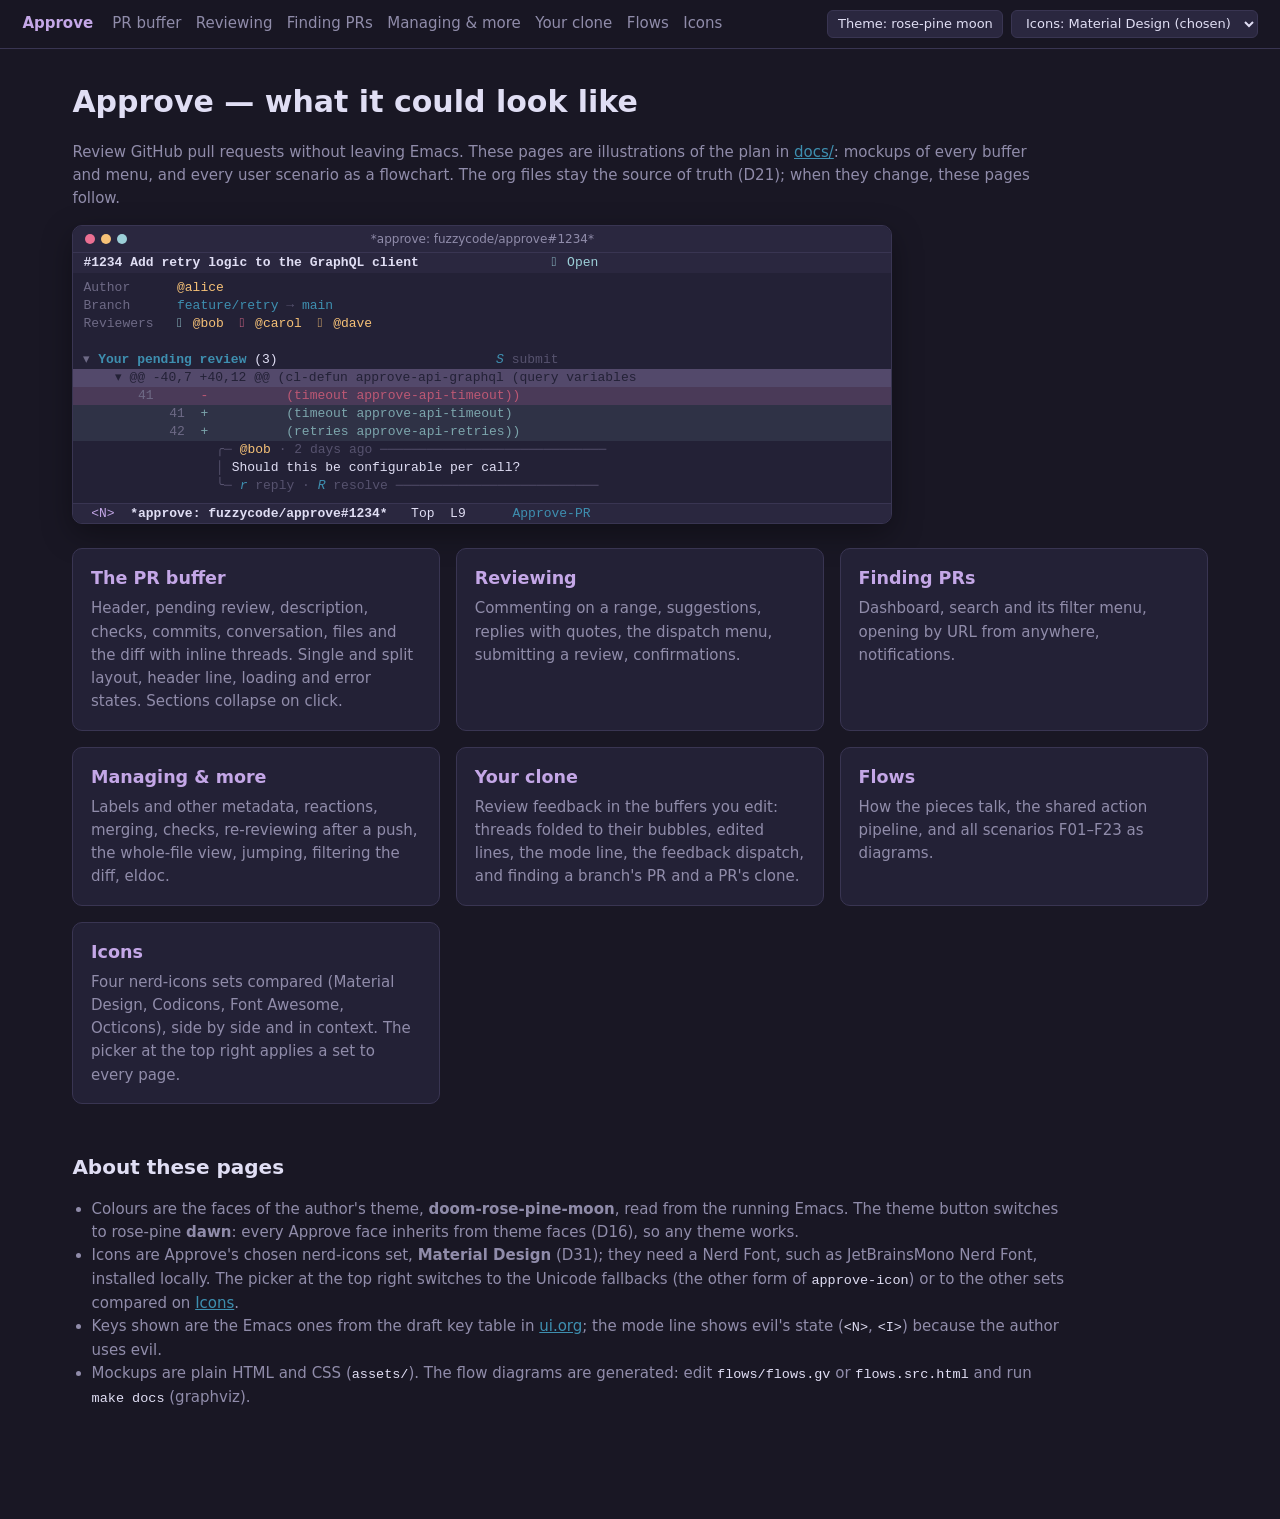
<file: docs/html/index.html>
<!doctype html>
<html lang="en" data-theme="moon">
<head>
<meta charset="utf-8">
<meta name="viewport" content="width=device-width, initial-scale=1">
<title>Approve — what it could look like</title>
<link rel="stylesheet" href="assets/approve.css">
<script src="assets/approve.js"></script>
</head>
<body>
<header class="top">
  <a class="brand" href="index.html">Approve</a>
  <nav>
    <a href="pr.html">PR buffer</a>
    <a href="review.html">Reviewing</a>
    <a href="find.html">Finding PRs</a>
    <a href="manage.html">Managing &amp; more</a>
    <a href="clone.html">Your clone</a>
    <a href="flows.html">Flows</a>
    <a href="icons.html">Icons</a>
  </nav>
  <div class="toggles"><button id="theme-btn">Theme</button><button id="icons-btn">Icons</button></div>
</header>

<main>
<h1>Approve — what it could look like</h1>
<p class="lead">Review GitHub pull requests without leaving Emacs. These pages are illustrations of the plan in
<a href="../index.org">docs/</a>: mockups of every buffer and menu, and every user scenario as a flowchart.
The org files stay the source of truth (D21); when they change, these pages follow.</p>

<div class="emacs" style="max-width:820px">
<div class="tb">*approve: fuzzycode/approve#1234*</div>
<div class="win">
<div class="hl"><span class="t">#1234 Add retry logic to the GraphQL client</span>                 <span class="ok"><i data-i="open">●</i> Open</span></div>
<div class="buf">
<p><span class="m">Author</span>      <span class="u">@alice</span></p>
<p><span class="m">Branch</span>      <span class="pi">feature/retry</span> <span class="d">→</span> <span class="pi">main</span></p>
<p><span class="m">Reviewers</span>   <span class="ok"><i data-i="approved">✓</i></span> <span class="u">@bob</span>  <span class="er"><i data-i="changes-requested">✗</i></span> <span class="u">@carol</span>  <span class="wa"><i data-i="requested">○</i></span> <span class="u">@dave</span></p>
<p></p>
<p><span class="tog"></span> <span class="h">Your pending review</span> (3)                            <span class="k">S</span> <span class="d">submit</span></p>
<p class="hunk">    ▾ @@ -40,7 +40,12 @@ (cl-defun approve-api-graphql (query variables</p>
<p class="del">       <span class="ln">41    </span>  -          (timeout approve-api-timeout))</p>
<p class="add">       <span class="ln">    41</span>  +          (timeout approve-api-timeout)</p>
<p class="add">       <span class="ln">    42</span>  +          (retries approve-api-retries))</p>
<p>                 <span class="d">╭─</span> <span class="u">@bob</span> <span class="d">· 2 days ago ─────────────────────────────</span></p>
<p>                 <span class="d">│</span> Should this be configurable per call?</p>
<p>                 <span class="d">╰─</span> <span class="k">r</span> <span class="d">reply ·</span> <span class="k">R</span> <span class="d">resolve ──────────────────────────</span></p>
</div>
<div class="ml"> <span class="ir">&lt;N&gt;</span>  <span class="b">*approve: fuzzycode/approve#1234*</span>   Top  L9      <span class="pi">Approve-PR</span></div>
</div>
</div>

<div class="cards">
  <a class="card" href="pr.html"><h3>The PR buffer</h3>
    <p>Header, pending review, description, checks, commits, conversation, files and the diff with inline threads.
    Single and split layout, header line, loading and error states. Sections collapse on click.</p></a>
  <a class="card" href="review.html"><h3>Reviewing</h3>
    <p>Commenting on a range, suggestions, replies with quotes, the dispatch menu, submitting a review,
    confirmations.</p></a>
  <a class="card" href="find.html"><h3>Finding PRs</h3>
    <p>Dashboard, search and its filter menu, opening by URL from anywhere, notifications.</p></a>
  <a class="card" href="manage.html"><h3>Managing &amp; more</h3>
    <p>Labels and other metadata, reactions, merging, checks, re-reviewing after a push, the whole-file view,
    jumping, filtering the diff, eldoc.</p></a>
  <a class="card" href="clone.html"><h3>Your clone</h3>
    <p>Review feedback in the buffers you edit: threads folded to their bubbles, edited lines, the mode line, the
    feedback dispatch, and finding a branch's PR and a PR's clone.</p></a>
  <a class="card" href="flows.html"><h3>Flows</h3>
    <p>How the pieces talk, the shared action pipeline, and all scenarios F01–F23 as diagrams.</p></a>
  <a class="card" href="icons.html"><h3>Icons</h3>
    <p>Four nerd-icons sets compared (Material Design, Codicons, Font Awesome, Octicons), side by side and in
    context. The picker at the top right applies a set to every page.</p></a>
</div>

<section class="shot">
<h2>About these pages</h2>
<ul>
  <li>Colours are the faces of the author's theme, <b>doom-rose-pine-moon</b>, read from the running Emacs. The theme
      button switches to rose-pine <b>dawn</b>: every Approve face inherits from theme faces (D16), so any theme works.</li>
  <li>Icons are Approve's chosen nerd-icons set, <b>Material Design</b> (D31); they need a Nerd Font, such as
      JetBrainsMono Nerd Font, installed locally. The picker at the top right switches to the Unicode fallbacks
      (the other form of <code>approve-icon</code>) or to the other sets compared on <a href="icons.html">Icons</a>.</li>
  <li>Keys shown are the Emacs ones from the draft key table in <a href="../ui.org">ui.org</a>; the mode line shows
      evil's state (<code>&lt;N&gt;</code>, <code>&lt;I&gt;</code>) because the author uses evil.</li>
  <li>Mockups are plain HTML and CSS (<code>assets/</code>). The flow diagrams are generated: edit
      <code>flows/flows.gv</code> or <code>flows.src.html</code> and run <code>make docs</code> (graphviz).</li>
</ul>
</section>
</main>
</body>
</html>
</file>
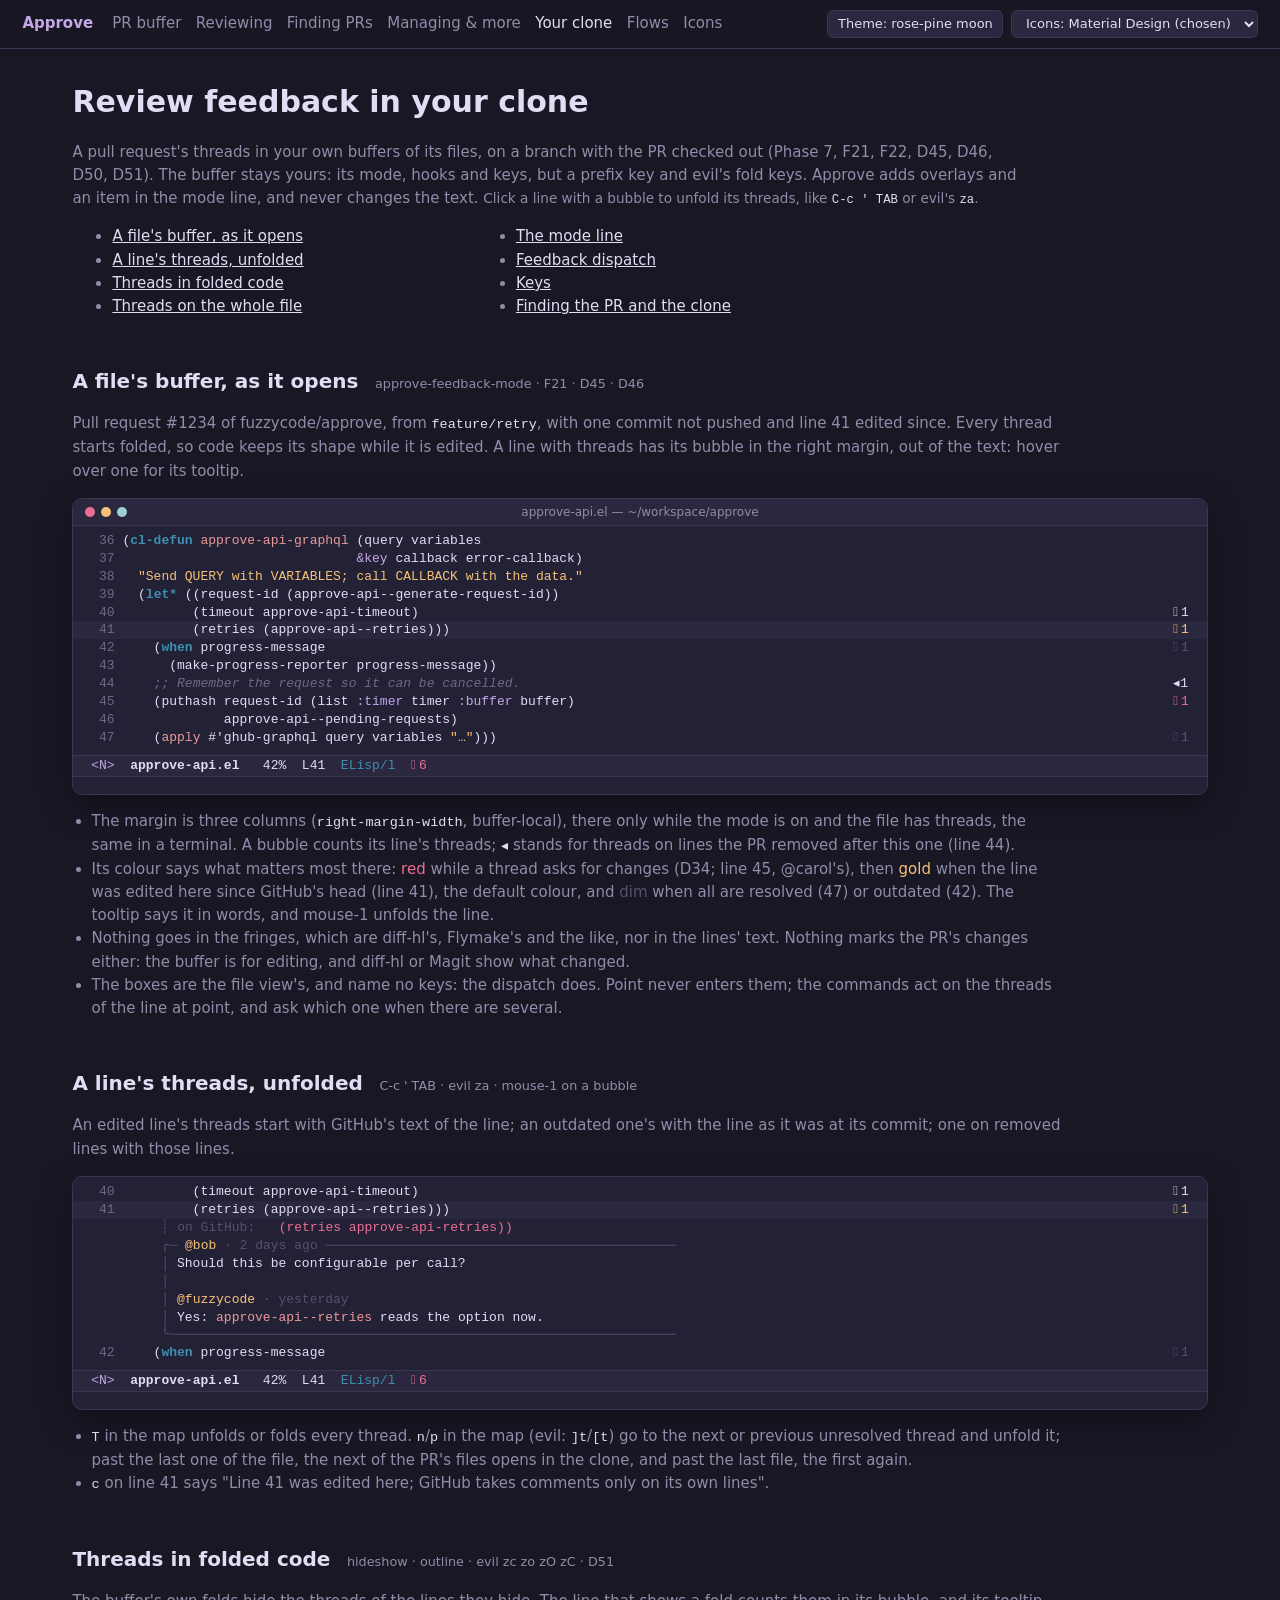
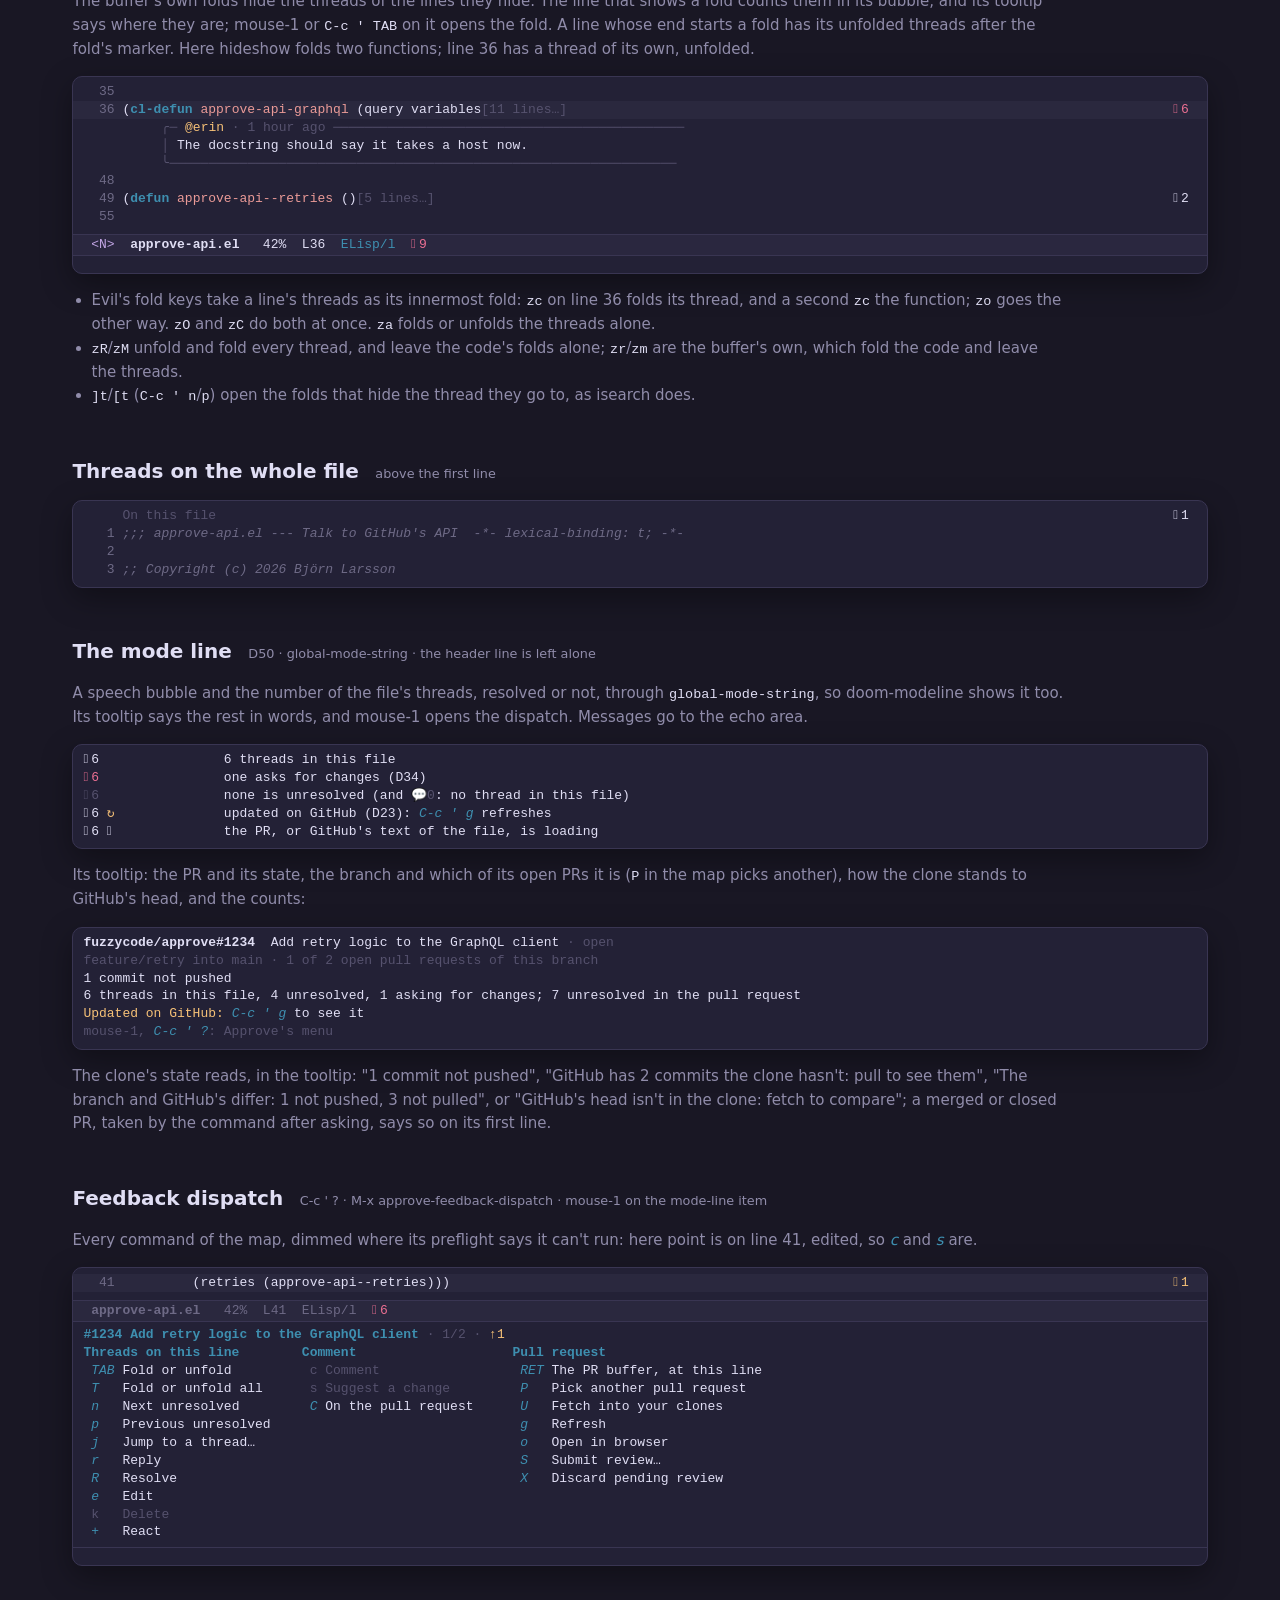
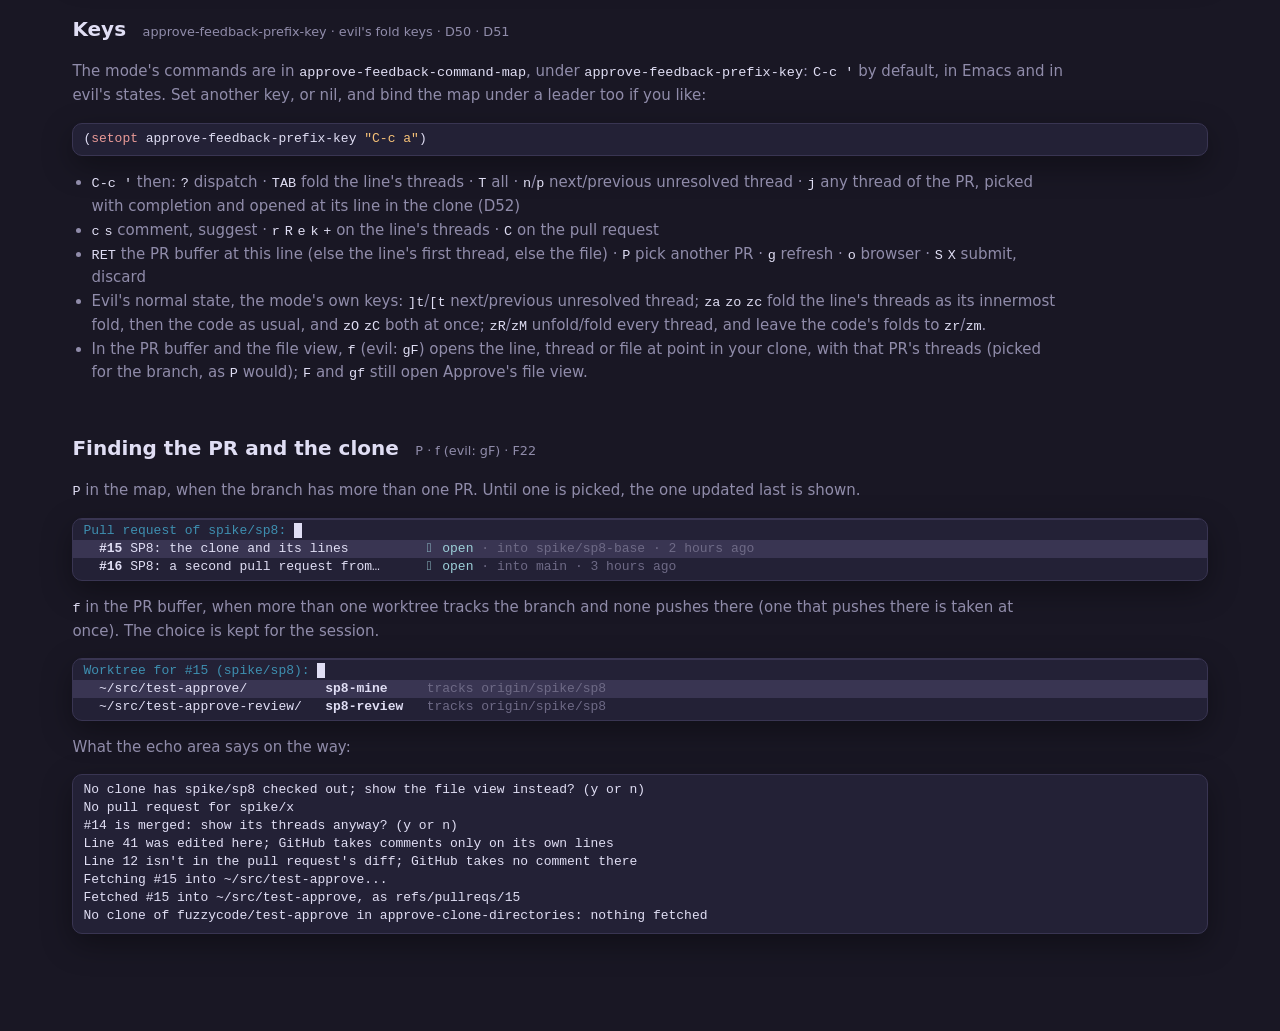
<file: docs/html/clone.html>
<!doctype html>
<html lang="en" data-theme="moon">
<head>
<meta charset="utf-8">
<meta name="viewport" content="width=device-width, initial-scale=1">
<title>Approve — review feedback in your clone</title>
<link rel="stylesheet" href="assets/approve.css">
<script src="assets/approve.js"></script>
</head>
<body>
<header class="top">
  <a class="brand" href="index.html">Approve</a>
  <nav>
    <a href="pr.html">PR buffer</a>
    <a href="review.html">Reviewing</a>
    <a href="find.html">Finding PRs</a>
    <a href="manage.html">Managing &amp; more</a>
    <a href="clone.html" aria-current="page">Your clone</a>
    <a href="flows.html">Flows</a>
    <a href="icons.html">Icons</a>
  </nav>
  <div class="toggles"><button id="theme-btn">Theme</button><button id="icons-btn">Icons</button></div>
</header>

<main>
<h1>Review feedback in your clone</h1>
<p class="lead">A pull request's threads in your own buffers of its files, on a branch with the PR checked out
(Phase 7, F21, F22, D45, D46, D50, D51). The buffer stays yours: its mode, hooks and keys, but a prefix key and evil's fold keys. Approve adds overlays and
an item in the mode line, and never changes the text.
<span class="hint-click">Click a line with a bubble to unfold its threads, like <code>C-c ' TAB</code> or evil's <code>za</code>.</span></p>

<ul class="toc">
  <li><a href="#buffer">A file's buffer, as it opens</a></li>
  <li><a href="#unfolded">A line's threads, unfolded</a></li>
  <li><a href="#folds">Threads in folded code</a></li>
  <li><a href="#file-threads">Threads on the whole file</a></li>
  <li><a href="#lighter">The mode line</a></li>
  <li><a href="#dispatch">Feedback dispatch</a></li>
  <li><a href="#keys">Keys</a></li>
  <li><a href="#find">Finding the PR and the clone</a></li>
</ul>

<!-- ================================================================== -->
<section class="shot" id="buffer">
<h2>A file's buffer, as it opens <span class="ref">approve-feedback-mode · F21 · D45 · D46</span></h2>
<p>Pull request #1234 of fuzzycode/approve, from <code>feature/retry</code>, with one commit not pushed and line 41
edited since. Every thread starts folded, so code keeps its shape while it is edited. A line with threads has its
bubble in the right margin, out of the text: hover over one for its tooltip.</p>
<div class="emacs">
<div class="tb">approve-api.el — ~/workspace/approve</div>
<div class="win">
<div class="buf">
<p>  <span class="ln">36</span> (<span class="kw">cl-defun</span> <span class="fn">approve-api-graphql</span> (query variables</p>
<p>  <span class="ln">37</span>                               <span class="vr">&amp;key</span> callback error-callback)</p>
<p>  <span class="ln">38</span>   <span class="st">"Send QUERY with VARIABLES; call CALLBACK with the data."</span></p>
<p>  <span class="ln">39</span>   (<span class="kw">let*</span> ((request-id (approve-api--generate-request-id))</p>
<div class="s closed">
<p class="hd"><span class="mg bubble" title="1 thread · mouse-1: unfold"><i data-i="comment">💬</i>1</span>  <span class="ln">40</span>          (timeout approve-api-timeout)</p>
<div class="sb">
<p>          <span class="d">╭─</span> <span class="u">@dave</span> <span class="d">· 1 day ago ─────────────────────────────────────────────</span></p>
<p>          <span class="d">│</span> Should the timeout be per request too?</p>
<p>          <span class="d">╰─────────────────────────────────────────────────────────────────</span></p>
</div>
</div>
<div class="s closed">
<p class="hd cur"><span class="mg wa" title="1 thread · edited here: GitHub has  (retries approve-api-retries)) · mouse-1: unfold"><i data-i="comment">💬</i>1</span>  <span class="ln">41</span>          (retries (approve-api--retries)))</p>
<div class="sb">
<p>          <span class="d">┊ on GitHub:</span>   <span class="er">(retries approve-api-retries))</span></p>
<p>          <span class="d">╭─</span> <span class="u">@bob</span> <span class="d">· 2 days ago ─────────────────────────────────────────────</span></p>
<p>          <span class="d">│</span> Should this be configurable per call?</p>
<p>          <span class="d">│</span></p>
<p>          <span class="d">│</span> <span class="u">@fuzzycode</span> <span class="d">· yesterday</span></p>
<p>          <span class="d">│</span> Yes: <span class="code">approve-api--retries</span> reads the option now.</p>
<p>          <span class="d">╰─────────────────────────────────────────────────────────────────</span></p>
</div>
</div>
<div class="s closed">
<p class="hd"><span class="mg d" title="1 outdated thread, shown where it was at 3f2a1b9 · mouse-1: unfold"><i data-i="comment">💬</i>1</span>  <span class="ln">42</span>     (<span class="kw">when</span> progress-message</p>
<div class="sb">
<p>          <span class="d">┊ at 3f2a1b9:</span>  <span class="d">(when (and progress-message (not quiet))</span></p>
<p>          <span class="d">╭─</span> <span class="u">@bob</span> <span class="d">· 4 days ago · outdated ──────────────────────────────────</span></p>
<p>          <span class="d">│</span> Why <span class="code">quiet</span>? Nothing sets it.</p>
<p>          <span class="d">╰─────────────────────────────────────────────────────────────────</span></p>
</div>
</div>
<p>  <span class="ln">43</span>       (make-progress-reporter progress-message))</p>
<div class="s closed">
<p class="hd"><span class="mg bubble" title="1 thread on lines the pull request removed after this one · mouse-1: unfold">◂1</span>  <span class="ln">44</span>     <span class="cm">;; Remember the request so it can be cancelled.</span></p>
<div class="sb">
<p>          <span class="d">┊ removed:</span>     <span class="er">(setq request (approve-api--make-request query))</span></p>
<p>          <span class="d">╭─</span> <span class="u">@alice</span> <span class="d">· 2 days ago ───────────────────────────────────────────</span></p>
<p>          <span class="d">│</span> Who builds the request now?</p>
<p>          <span class="d">╰─────────────────────────────────────────────────────────────────</span></p>
</div>
</div>
<div class="s closed">
<p class="hd"><span class="mg er" title="1 thread · @carol requested changes · mouse-1: unfold"><i data-i="comment">💬</i>1</span>  <span class="ln">45</span>     (puthash request-id (list <span class="vr">:timer</span> timer <span class="vr">:buffer</span> buffer)</p>
<div class="sb">
<p>          <span class="d">╭─</span> <span class="u">@carol</span> <span class="d">· 5 hours ago ──────────────────────────────────────────</span></p>
<p>          <span class="d">│</span> Cap the table: it grows with every request.</p>
<p>          <span class="d">╰─────────────────────────────────────────────────────────────────</span></p>
</div>
</div>
<p>  <span class="ln">46</span>              approve-api--pending-requests)</p>
<div class="s closed">
<p class="hd"><span class="mg d" title="1 resolved thread · mouse-1: unfold"><i data-i="comment">💬</i>1</span>  <span class="ln">47</span>     (<span class="fn">apply</span> #'ghub-graphql query variables <span class="st">"…"</span>)))</p>
<div class="sb">
<p>          <span class="d">╭─ @dave · 3 days ago · resolved by @fuzzycode ───────────────────</span></p>
<p>          <span class="d">│ Pass the host too.</span></p>
<p>          <span class="d">╰─────────────────────────────────────────────────────────────────</span></p>
</div>
</div>
</div>
<div class="ml"> <span class="ir">&lt;N&gt;</span>  <span class="b">approve-api.el</span>   42%  L41  <span class="pi">ELisp/l</span>  <span class="er"><i data-i="comment">💬</i>6</span></div>
</div>
<div class="echo"></div>
</div>
<ul>
  <li>The margin is three columns (<code>right-margin-width</code>, buffer-local), there only while the mode is on and
  the file has threads, the same in a terminal. A bubble counts its line's threads; <code>◂</code> stands for threads on
  lines the PR removed after this one (line 44).</li>
  <li>Its colour says what matters most there: <span class="er">red</span> while a thread asks for changes (D34; line 45,
  @carol's), then <span class="wa">gold</span> when the line was edited here since GitHub's head (line 41), the default
  colour, and <span class="d">dim</span> when all are resolved (47) or outdated (42). The tooltip says it in words, and
  mouse-1 unfolds the line.</li>
  <li>Nothing goes in the fringes, which are diff-hl's, Flymake's and the like, nor in the lines' text. Nothing marks
  the PR's changes either: the buffer is for editing, and diff-hl or Magit show what changed.</li>
  <li>The boxes are the file view's, and name no keys: the dispatch does. Point never enters them; the commands act on
  the threads of the line at point, and ask which one when there are several.</li>
</ul>
</section>

<!-- ================================================================== -->
<section class="shot" id="unfolded">
<h2>A line's threads, unfolded <span class="ref">C-c ' TAB · evil za · mouse-1 on a bubble</span></h2>
<p>An edited line's threads start with GitHub's text of the line; an outdated one's with the line as it was at its
commit; one on removed lines with those lines.</p>
<div class="emacs">
<div class="win">
<div class="buf">
<p><span class="mg bubble" title="1 thread · mouse-1: unfold"><i data-i="comment">💬</i>1</span>  <span class="ln">40</span>          (timeout approve-api-timeout)</p>
<p class="cur"><span class="mg wa" title="1 thread · edited here: GitHub has  (retries approve-api-retries)) · mouse-1: unfold"><i data-i="comment">💬</i>1</span>  <span class="ln">41</span>          (retries (approve-api--retries)))</p>
<p>          <span class="d">┊ on GitHub:</span>   <span class="er">(retries approve-api-retries))</span></p>
<p>          <span class="d">╭─</span> <span class="u">@bob</span> <span class="d">· 2 days ago ─────────────────────────────────────────────</span></p>
<p>          <span class="d">│</span> Should this be configurable per call?</p>
<p>          <span class="d">│</span></p>
<p>          <span class="d">│</span> <span class="u">@fuzzycode</span> <span class="d">· yesterday</span></p>
<p>          <span class="d">│</span> Yes: <span class="code">approve-api--retries</span> reads the option now.</p>
<p>          <span class="d">╰─────────────────────────────────────────────────────────────────</span></p>
<p><span class="mg d" title="1 outdated thread, shown where it was at 3f2a1b9 · mouse-1: unfold"><i data-i="comment">💬</i>1</span>  <span class="ln">42</span>     (<span class="kw">when</span> progress-message</p>
</div>
<div class="ml"> <span class="ir">&lt;N&gt;</span>  <span class="b">approve-api.el</span>   42%  L41  <span class="pi">ELisp/l</span>  <span class="er"><i data-i="comment">💬</i>6</span></div>
</div>
<div class="echo"></div>
</div>
<ul>
  <li><code>T</code> in the map unfolds or folds every thread. <code>n</code>/<code>p</code> in the map (evil:
  <code>]t</code>/<code>[t</code>) go to the next or previous unresolved thread and unfold it; past the last one of
  the file, the next of the PR's files opens in the clone, and past the last file, the first again.</li>
  <li><code>c</code> on line 41 says "Line 41 was edited here; GitHub takes comments only on its own lines".</li>
</ul>
</section>

<!-- ================================================================== -->
<section class="shot" id="folds">
<h2>Threads in folded code <span class="ref">hideshow · outline · evil zc zo zO zC · D51</span></h2>
<p>The buffer's own folds hide the threads of the lines they hide. The line that shows a fold counts them in its
bubble, and its tooltip says where they are; mouse-1 or <code>C-c ' TAB</code> on it opens the fold. A line whose end
starts a fold has its unfolded threads after the fold's marker. Here hideshow folds two functions; line 36 has a
thread of its own, unfolded.</p>
<div class="emacs">
<div class="win">
<div class="buf">
<p>  <span class="ln">35</span></p>
<p class="cur"><span class="mg er" title="1 thread · 6 more threads in the folded code, on lines 40, 41, 42, 44, 45, 47 · mouse-1: fold"><i data-i="comment">💬</i>6</span>  <span class="ln">36</span> (<span class="kw">cl-defun</span> <span class="fn">approve-api-graphql</span> (query variables<span class="d">[11 lines…]</span></p>
<p>          <span class="d">╭─</span> <span class="u">@erin</span> <span class="d">· 1 hour ago ─────────────────────────────────────────────</span></p>
<p>          <span class="d">│</span> The docstring should say it takes a host now.</p>
<p>          <span class="d">╰─────────────────────────────────────────────────────────────────</span></p>
<p>  <span class="ln">48</span></p>
<p><span class="mg bubble" title="2 threads in the folded code, on lines 50, 53 · mouse-1: unfold the code"><i data-i="comment">💬</i>2</span>  <span class="ln">49</span> (<span class="kw">defun</span> <span class="fn">approve-api--retries</span> ()<span class="d">[5 lines…]</span></p>
<p>  <span class="ln">55</span></p>
</div>
<div class="ml"> <span class="ir">&lt;N&gt;</span>  <span class="b">approve-api.el</span>   42%  L36  <span class="pi">ELisp/l</span>  <span class="er"><i data-i="comment">💬</i>9</span></div>
</div>
<div class="echo"></div>
</div>
<ul>
  <li>Evil's fold keys take a line's threads as its innermost fold: <code>zc</code> on line 36 folds its thread,
  and a second <code>zc</code> the function; <code>zo</code> goes the other way. <code>zO</code> and
  <code>zC</code> do both at once. <code>za</code> folds or unfolds the threads alone.</li>
  <li><code>zR</code>/<code>zM</code> unfold and fold every thread, and leave the code's folds alone;
  <code>zr</code>/<code>zm</code> are the buffer's own, which fold the code and leave the threads.</li>
  <li><code>]t</code>/<code>[t</code> (<code>C-c ' n</code>/<code>p</code>) open the folds that hide the thread
  they go to, as isearch does.</li>
</ul>
</section>

<!-- ================================================================== -->
<section class="shot" id="file-threads">
<h2>Threads on the whole file <span class="ref">above the first line</span></h2>
<div class="emacs">
<div class="win">
<div class="buf">
<div class="s closed">
<p class="hd"><span class="mg bubble" title="1 thread on the whole file · mouse-1: unfold"><i data-i="comment">💬</i>1</span>     <span class="d">On this file</span></p>
<div class="sb">
<p>          <span class="d">╭─</span> <span class="u">@carol</span> <span class="d">· 3 days ago ───────────────────────────────────────────</span></p>
<p>          <span class="d">│</span> Please add tests for the retry path.</p>
<p>          <span class="d">╰─────────────────────────────────────────────────────────────────</span></p>
</div>
</div>
<p>  <span class="ln"> 1</span> <span class="cm">;;; approve-api.el --- Talk to GitHub's API  -*- lexical-binding: t; -*-</span></p>
<p>  <span class="ln"> 2</span></p>
<p>  <span class="ln"> 3</span> <span class="cm">;; Copyright (c) 2026 Björn Larsson</span></p>
</div>
</div>
</div>
</section>

<!-- ================================================================== -->
<section class="shot" id="lighter">
<h2>The mode line <span class="ref">D50 · global-mode-string · the header line is left alone</span></h2>
<p>A speech bubble and the number of the file's threads, resolved or not, through <code>global-mode-string</code>, so
doom-modeline shows it too. Its tooltip says the rest in words, and mouse-1 opens the dispatch. Messages go to the
echo area.</p>
<div class="emacs">
<div class="buf">
<p><i data-i="comment">💬</i>6                6 threads in this file</p>
<p><span class="er"><i data-i="comment">💬</i>6</span>                one asks for changes (D34)</p>
<p><span class="d"><i data-i="comment">💬</i>6</span>                none is unresolved (and <span class="d">💬0</span>: no thread in this file)</p>
<p><i data-i="comment">💬</i>6 <span class="wa">↻</span>              updated on GitHub (D23): <span class="k">C-c ' g</span> refreshes</p>
<p><i data-i="comment">💬</i>6 <i data-i="loading">…</i>              the PR, or GitHub's text of the file, is loading</p>
</div>
</div>
<p>Its tooltip: the PR and its state, the branch and which of its open PRs it is (<code>P</code> in the map picks
another), how the clone stands to GitHub's head, and the counts:</p>
<div class="emacs">
<div class="buf short">
<p><span class="b">fuzzycode/approve#1234</span>  Add retry logic to the GraphQL client <span class="d">· open</span></p>
<p><span class="d">feature/retry into main · 1 of 2 open pull requests of this branch</span></p>
<p>1 commit not pushed</p>
<p>6 threads in this file, 4 unresolved, 1 asking for changes; 7 unresolved in the pull request</p>
<p><span class="wa">Updated on GitHub:</span> <span class="k">C-c ' g</span> to see it</p>
<p><span class="d">mouse-1, <span class="k">C-c ' ?</span>: Approve's menu</span></p>
</div>
</div>
<p>The clone's state reads, in the tooltip: "1 commit not pushed", "GitHub has 2 commits the clone hasn't: pull to
see them", "The branch and GitHub's differ: 1 not pushed, 3 not pulled", or "GitHub's head isn't in the clone: fetch
to compare"; a merged or closed PR, taken by the command after asking, says so on its first line.</p>
</section>

<!-- ================================================================== -->
<section class="shot" id="dispatch">
<h2>Feedback dispatch <span class="ref">C-c ' ? · M-x approve-feedback-dispatch · mouse-1 on the mode-line item</span></h2>
<p>Every command of the map, dimmed where its preflight says it can't run: here point is on line 41, edited, so
<span class="k">c</span> and <span class="k">s</span> are.</p>
<div class="emacs">
<div class="win stack">
<div class="win">
<div class="buf short">
<p class="cur"><span class="mg wa" title="1 thread · edited here: GitHub has  (retries approve-api-retries)) · mouse-1: unfold"><i data-i="comment">💬</i>1</span>  <span class="ln">41</span>          (retries (approve-api--retries)))</p>
</div>
<div class="ml off"> <span class="b">approve-api.el</span>   42%  L41  ELisp/l  <span class="er"><i data-i="comment">💬</i>6</span></div>
</div>
<div class="tr">
<p><span class="kh">#1234 Add retry logic to the GraphQL client</span> <span class="d">· 1/2 ·</span> <span class="wa">↑1</span></p>
<p><span class="kh">Threads on this line</span>        <span class="kh">Comment</span>                    <span class="kh">Pull request</span></p>
<p> <span class="k">TAB</span> Fold or unfold          <span class="ina">c Comment</span>                  <span class="k">RET</span> The PR buffer, at this line</p>
<p> <span class="k">T</span>   Fold or unfold all      <span class="ina">s Suggest a change</span>         <span class="k">P</span>   Pick another pull request</p>
<p> <span class="k">n</span>   Next unresolved         <span class="k">C</span> On the pull request      <span class="k">U</span>   Fetch into your clones</p>
<p> <span class="k">p</span>   Previous unresolved                                <span class="k">g</span>   Refresh</p>
<p> <span class="k">j</span>   Jump to a thread…                                  <span class="k">o</span>   Open in browser</p>
<p> <span class="k">r</span>   Reply                                              <span class="k">S</span>   Submit review…</p>
<p> <span class="k">R</span>   Resolve                                            <span class="k">X</span>   Discard pending review</p>
<p> <span class="k">e</span>   Edit</p>
<p> <span class="ina">k   Delete</span></p>
<p> <span class="k">+</span>   React</p>
</div>
</div>
<div class="echo"></div>
</div>
</section>

<!-- ================================================================== -->
<section class="shot" id="keys">
<h2>Keys <span class="ref">approve-feedback-prefix-key · evil's fold keys · D50 · D51</span></h2>
<p>The mode's commands are in <code>approve-feedback-command-map</code>, under <code>approve-feedback-prefix-key</code>:
<code>C-c '</code> by default, in Emacs and in evil's states. Set another key, or nil, and bind the map under a leader
too if you like:</p>
<div class="emacs">
<div class="buf short">
<p>(<span class="fn">setopt</span> approve-feedback-prefix-key <span class="st">"C-c a"</span>)</p>
</div>
</div>
<ul>
  <li><code>C-c '</code> then: <code>?</code> dispatch · <code>TAB</code> fold the line's threads · <code>T</code> all ·
  <code>n</code>/<code>p</code> next/previous unresolved thread · <code>j</code> any thread of the PR, picked with
  completion and opened at its line in the clone (D52)</li>
  <li><code>c</code> <code>s</code> comment, suggest · <code>r</code> <code>R</code> <code>e</code> <code>k</code> <code>+</code>
  on the line's threads · <code>C</code> on the pull request</li>
  <li><code>RET</code> the PR buffer at this line (else the line's first thread, else the file) · <code>P</code> pick another PR · <code>g</code> refresh ·
  <code>o</code> browser · <code>S</code> <code>X</code> submit, discard</li>
  <li>Evil's normal state, the mode's own keys: <code>]t</code>/<code>[t</code> next/previous unresolved thread;
  <code>za</code> <code>zo</code> <code>zc</code> fold the line's threads as its innermost fold, then the code
  as usual, and <code>zO</code> <code>zC</code> both at once;
  <code>zR</code>/<code>zM</code> unfold/fold every thread, and leave the code's folds to <code>zr</code>/<code>zm</code>.</li>
  <li>In the PR buffer and the file view, <code>f</code> (evil: <code>gF</code>) opens the line, thread or file at point
  in your clone, with that PR's threads (picked for the branch, as <code>P</code> would); <code>F</code> and <code>gf</code>
  still open Approve's file view.</li>
</ul>
</section>

<!-- ================================================================== -->
<section class="shot" id="find">
<h2>Finding the PR and the clone <span class="ref">P · f (evil: gF) · F22</span></h2>
<p><code>P</code> in the map, when the branch has more than one PR. Until one is picked, the one updated last is shown.</p>
<div class="emacs">
<div class="mini">
<p><span class="pi">Pull request of spike/sp8:</span> <span class="cursor"> </span></p>
<p class="sel">  <span class="b">#15</span> SP8: the clone and its lines          <span class="ok"><i data-i="open">●</i> open</span> <span class="m">· into spike/sp8-base · 2 hours ago</span></p>
<p>  <span class="b">#16</span> SP8: a second pull request from…      <span class="ok"><i data-i="open">●</i> open</span> <span class="m">· into main · 3 hours ago</span></p>
</div>
</div>
<p><code>f</code> in the PR buffer, when more than one worktree tracks the branch and none pushes there (one that pushes
there is taken at once). The choice is kept for the session.</p>
<div class="emacs">
<div class="mini">
<p><span class="pi">Worktree for #15 (spike/sp8):</span> <span class="cursor"> </span></p>
<p class="sel">  ~/src/test-approve/          <span class="b">sp8-mine</span>     <span class="m">tracks origin/spike/sp8</span></p>
<p>  ~/src/test-approve-review/   <span class="b">sp8-review</span>   <span class="m">tracks origin/spike/sp8</span></p>
</div>
</div>
<p>What the echo area says on the way:</p>
<div class="emacs">
<div class="buf short">
<p>No clone has spike/sp8 checked out; show the file view instead? (y or n)</p>
<p>No pull request for spike/x</p>
<p>#14 is merged: show its threads anyway? (y or n)</p>
<p>Line 41 was edited here; GitHub takes comments only on its own lines</p>
<p>Line 12 isn't in the pull request's diff; GitHub takes no comment there</p>
<p>Fetching #15 into ~/src/test-approve...</p>
<p>Fetched #15 into ~/src/test-approve, as refs/pullreqs/15</p>
<p>No clone of fuzzycode/test-approve in approve-clone-directories: nothing fetched</p>
</div>
</div>
</section>
</main>
</body>
</html>
</file>
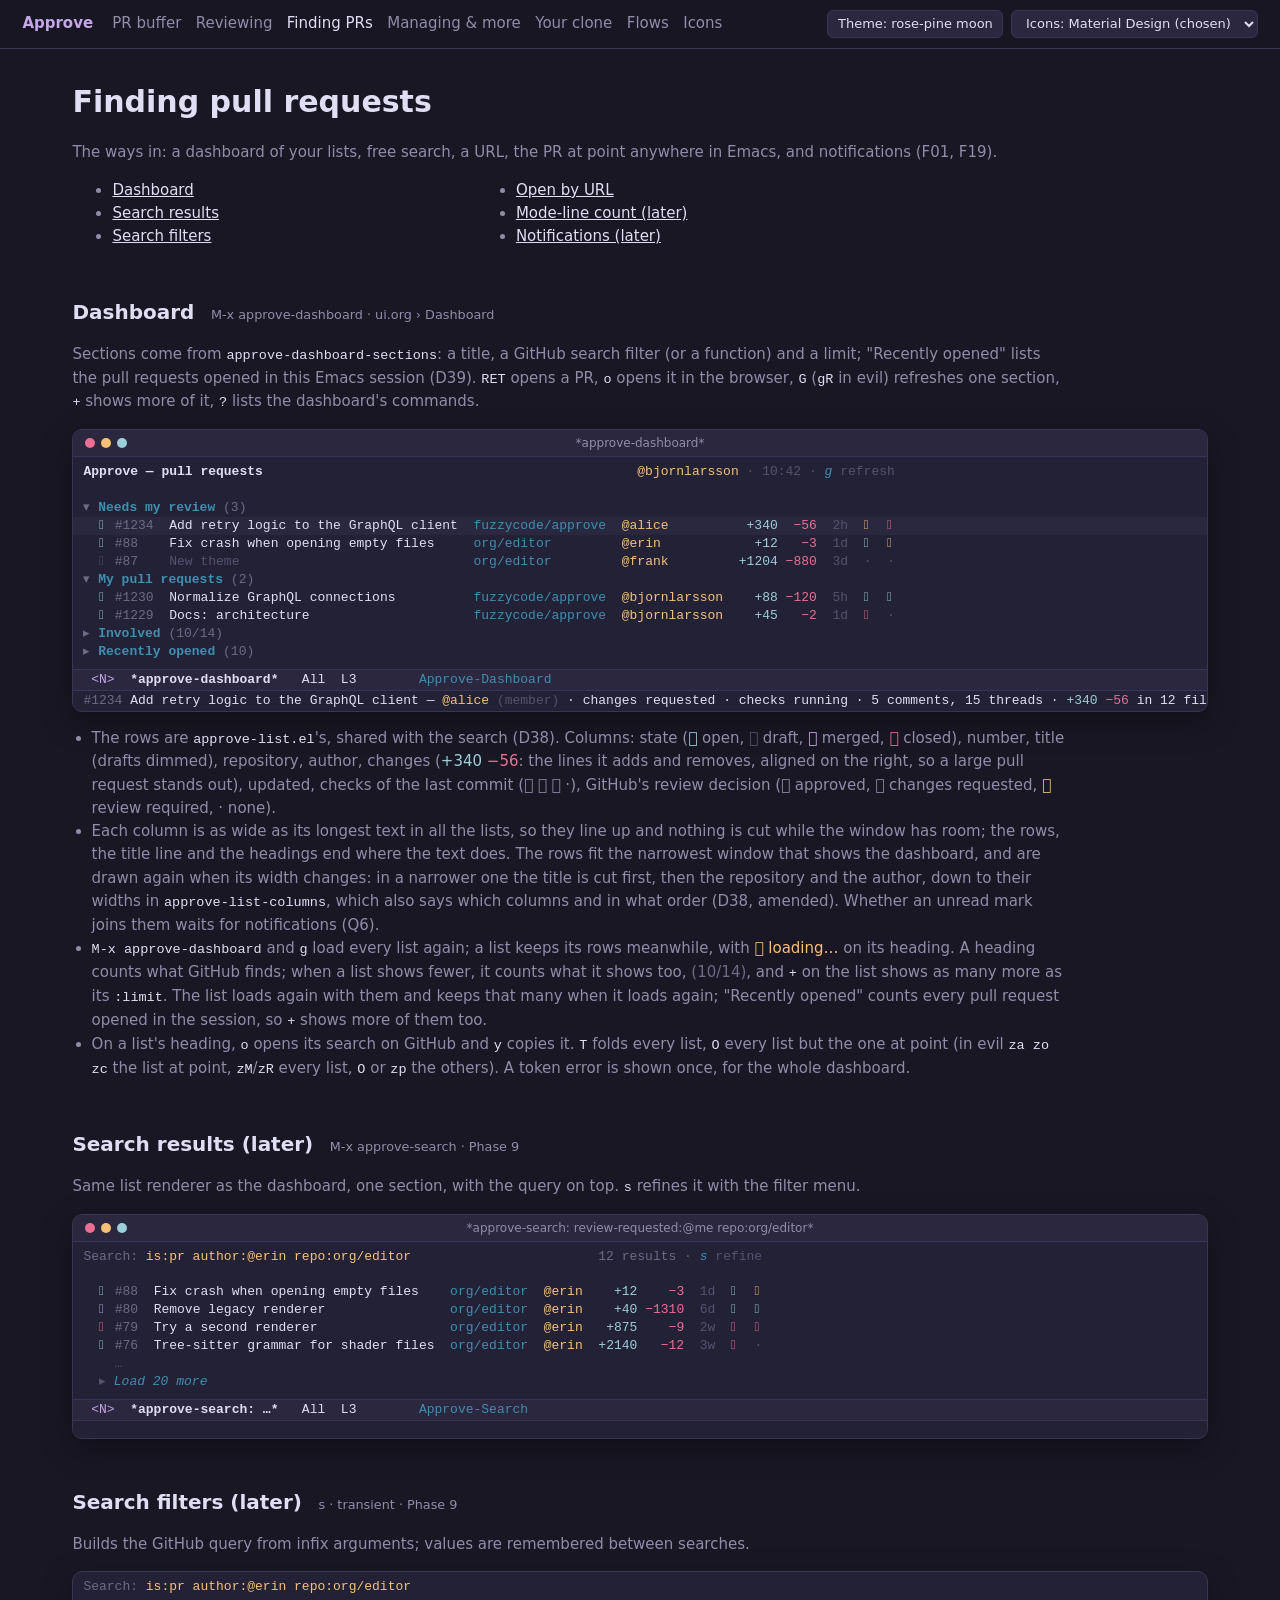
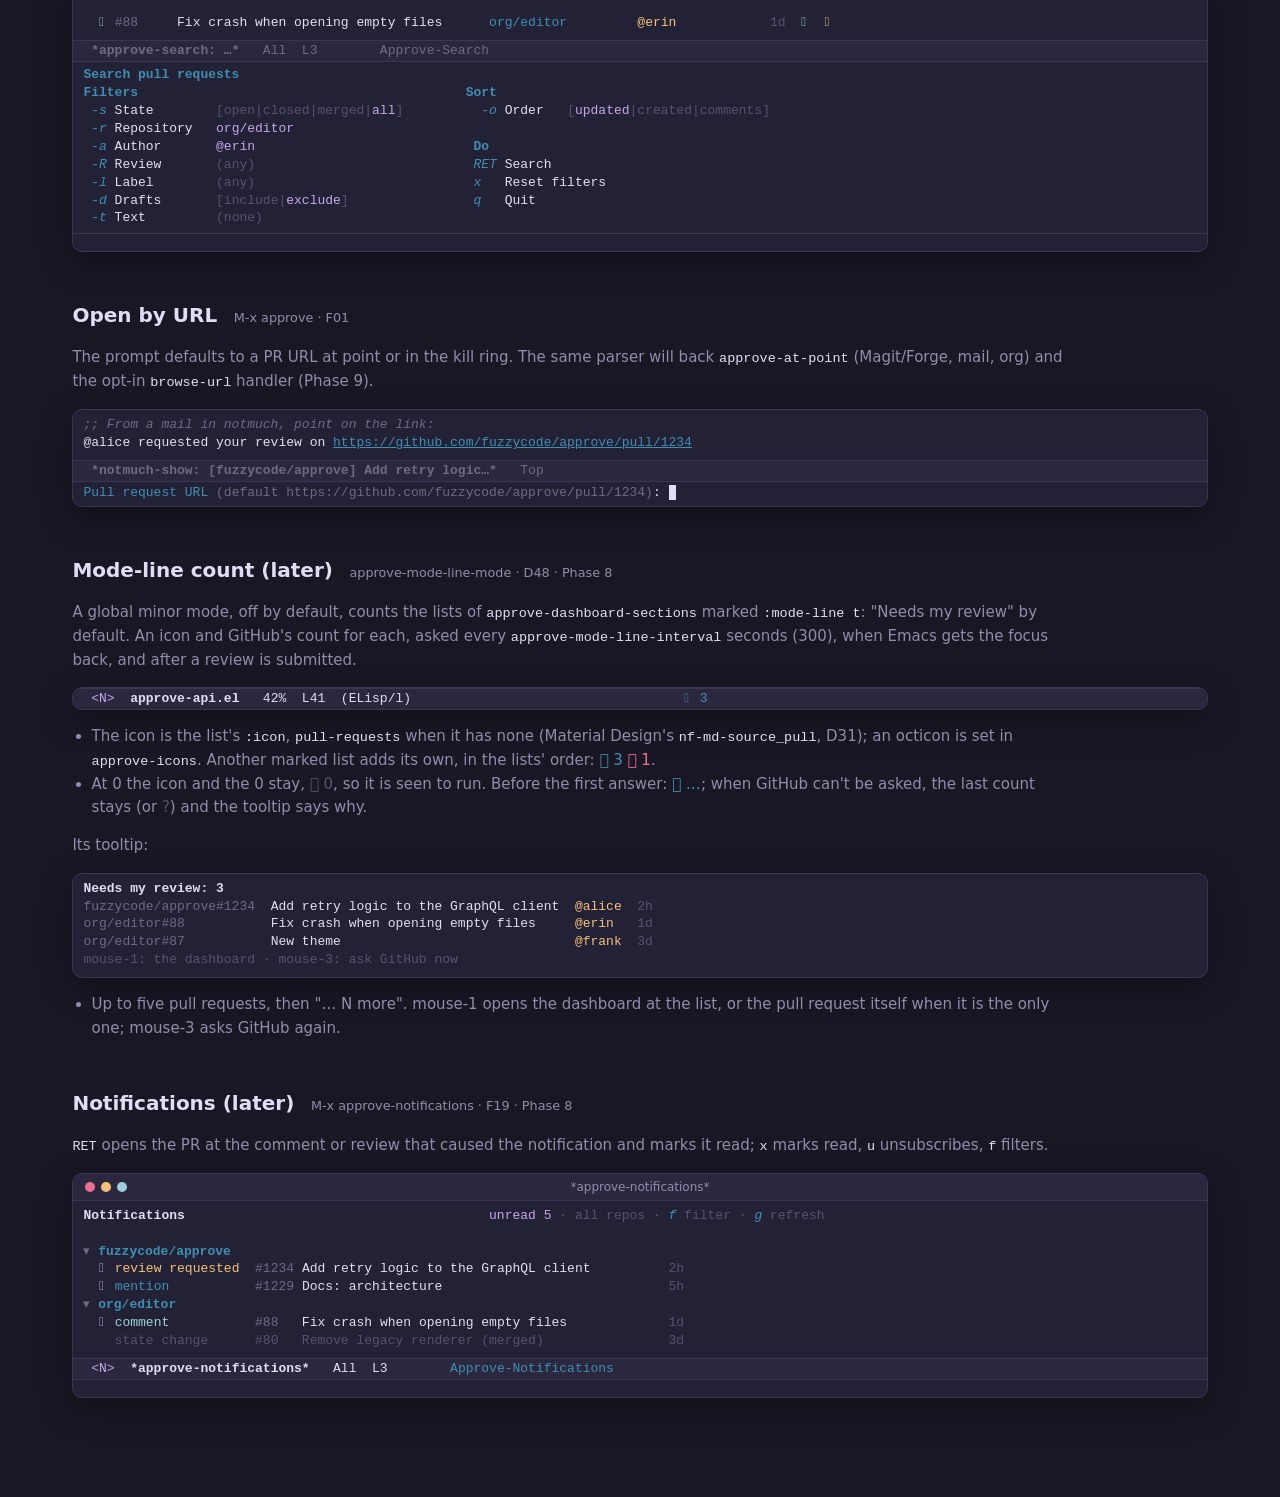
<file: docs/html/find.html>
<!doctype html>
<html lang="en" data-theme="moon">
<head>
<meta charset="utf-8">
<meta name="viewport" content="width=device-width, initial-scale=1">
<title>Approve — finding PRs</title>
<link rel="stylesheet" href="assets/approve.css">
<script src="assets/approve.js"></script>
</head>
<body>
<header class="top">
  <a class="brand" href="index.html">Approve</a>
  <nav>
    <a href="pr.html">PR buffer</a>
    <a href="review.html">Reviewing</a>
    <a href="find.html" aria-current="page">Finding PRs</a>
    <a href="manage.html">Managing &amp; more</a>
    <a href="clone.html">Your clone</a>
    <a href="flows.html">Flows</a>
    <a href="icons.html">Icons</a>
  </nav>
  <div class="toggles"><button id="theme-btn">Theme</button><button id="icons-btn">Icons</button></div>
</header>

<main>
<h1>Finding pull requests</h1>
<p class="lead">The ways in: a dashboard of your lists, free search, a URL, the PR at point anywhere in Emacs,
and notifications (F01, F19).</p>

<ul class="toc">
  <li><a href="#dashboard">Dashboard</a></li>
  <li><a href="#search">Search results</a></li>
  <li><a href="#filters">Search filters</a></li>
  <li><a href="#url">Open by URL</a></li>
  <li><a href="#mode-line">Mode-line count (later)</a></li>
  <li><a href="#notifications">Notifications (later)</a></li>
</ul>

<!-- ================================================================== -->
<section class="shot" id="dashboard">
<h2>Dashboard <span class="ref">M-x approve-dashboard · ui.org › Dashboard</span></h2>
<p>Sections come from <code>approve-dashboard-sections</code>: a title, a GitHub search filter (or a function) and a limit;
"Recently opened" lists the pull requests opened in this Emacs session (D39).
<code>RET</code> opens a PR, <code>o</code> opens it in the browser, <code>G</code> (<code>gR</code> in evil) refreshes one section,
<code>+</code> shows more of it, <code>?</code> lists the dashboard's commands.</p>
<div class="emacs">
<div class="tb">*approve-dashboard*</div>
<div class="win">
<div class="buf">
<p><span class="t">Approve — pull requests</span>                                                <span class="u">@bjornlarsson</span> <span class="d">· 10:42 ·</span> <span class="k">g</span> <span class="d">refresh</span></p>
<p></p>
<div class="s">
<p class="hd"><span class="tog"></span> <span class="h">Needs my review</span> <span class="m">(3)</span></p>
<div class="sb">
<p class="cur">  <span class="ok"><i data-i="open">●</i></span> <span class="m">#1234</span>  Add retry logic to the GraphQL client  <span class="pi">fuzzycode/approve</span>  <span class="u">@alice</span>          <span class="ok">+340</span>  <span class="er">−56</span>  <span class="d">2h</span>  <span class="wa"><i data-i="check-pending">◐</i></span>  <span class="er"><i data-i="changes-requested">✗</i></span></p>
<p>  <span class="ok"><i data-i="open">●</i></span> <span class="m">#88</span>    Fix crash when opening empty files     <span class="pi">org/editor</span>         <span class="u">@erin</span>            <span class="ok">+12</span>   <span class="er">−3</span>  <span class="d">1d</span>  <span class="ok"><i data-i="check-success">✓</i></span>  <span class="wa"><i data-i="requested">○</i></span></p>
<p>  <span class="d"><i data-i="draft">◌</i></span> <span class="m">#87</span>    <span class="d">New theme</span>                              <span class="pi">org/editor</span>         <span class="u">@frank</span>         <span class="ok">+1204</span> <span class="er">−880</span>  <span class="d">3d</span>  <span class="d">·</span>  <span class="d">·</span></p>
</div>
</div>
<div class="s">
<p class="hd"><span class="tog"></span> <span class="h">My pull requests</span> <span class="m">(2)</span></p>
<div class="sb">
<p>  <span class="ok"><i data-i="open">●</i></span> <span class="m">#1230</span>  Normalize GraphQL connections          <span class="pi">fuzzycode/approve</span>  <span class="u">@bjornlarsson</span>    <span class="ok">+88</span> <span class="er">−120</span>  <span class="d">5h</span>  <span class="ok"><i data-i="check-success">✓</i></span>  <span class="ok"><i data-i="approved">✓</i></span></p>
<p>  <span class="ok"><i data-i="open">●</i></span> <span class="m">#1229</span>  Docs: architecture                     <span class="pi">fuzzycode/approve</span>  <span class="u">@bjornlarsson</span>    <span class="ok">+45</span>   <span class="er">−2</span>  <span class="d">1d</span>  <span class="er"><i data-i="check-failure">✗</i></span>  <span class="d">·</span></p>
</div>
</div>
<div class="s closed">
<p class="hd"><span class="tog"></span> <span class="h">Involved</span> <span class="m">(10/14)</span></p>
<div class="sb">
<p>  <span class="ok"><i data-i="open">●</i></span> <span class="m">#77</span>    Speed up redraw on large buffers       <span class="pi">org/editor</span>         <span class="u">@gus</span>            <span class="ok">+230</span>  <span class="er">−95</span>  <span class="d">2d</span>  <span class="ok"><i data-i="check-success">✓</i></span>  <span class="d">·</span></p>
<p>  <span class="ok"><i data-i="open">●</i></span> <span class="m">#1201</span>  Retry design notes                     <span class="pi">fuzzycode/approve</span>  <span class="u">@bob</span>             <span class="ok">+60</span>   <span class="er">−0</span>  <span class="d">4d</span>  <span class="ok"><i data-i="check-success">✓</i></span>  <span class="ok"><i data-i="approved">✓</i></span></p>
<p>    <span class="d">…</span></p>
</div>
</div>
<div class="s closed">
<p class="hd"><span class="tog"></span> <span class="h">Recently opened</span> <span class="m">(10)</span></p>
<div class="sb">
<p>  <span class="ok"><i data-i="open">●</i></span> <span class="m">#1234</span>  Add retry logic to the GraphQL client  <span class="pi">fuzzycode/approve</span>  <span class="u">@alice</span>          <span class="ok">+340</span>  <span class="er">−56</span>  <span class="d">2h</span>  <span class="wa"><i data-i="check-pending">◐</i></span>  <span class="er"><i data-i="changes-requested">✗</i></span></p>
<p>    <span class="d">…</span></p>
</div>
</div>
</div>
<div class="ml"> <span class="ir">&lt;N&gt;</span>  <span class="b">*approve-dashboard*</span>   All  L3        <span class="pi">Approve-Dashboard</span></div>
</div>
<div class="echo"><span class="m">#1234</span> Add retry logic to the GraphQL client — <span class="u">@alice</span> <span class="d">(member)</span> · changes requested · checks running · 5 comments, 15 threads · <span class="ok">+340</span> <span class="er">−56</span> in 12 files · <span class="pi">feature/retry</span> → <span class="pi">main</span></div>
</div>
<ul>
  <li>The rows are <code>approve-list.el</code>'s, shared with the search (D38).
      Columns: state (<span class="ok"><i data-i="open">●</i></span> open, <span class="d"><i data-i="draft">◌</i></span> draft,
      <span class="ir"><i data-i="merged">⮌</i></span> merged, <span class="er"><i data-i="closed">⊘</i></span> closed), number, title (drafts dimmed),
      repository, author, changes (<span class="ok">+340</span> <span class="er">−56</span>: the lines it adds and removes, aligned on the right,
      so a large pull request stands out), updated, checks of the last commit (<i data-i="check-success">✓</i> <i data-i="check-failure">✗</i> <i data-i="check-pending">◐</i> ·),
      GitHub's review decision (<i data-i="approved">✓</i> approved, <i data-i="changes-requested">✗</i> changes requested,
      <span class="wa"><i data-i="requested">○</i></span> review required, · none).</li>
  <li>Each column is as wide as its longest text in all the lists, so they line up and nothing is cut while the
      window has room; the rows, the title line and the headings end where the text does. The rows fit the narrowest
      window that shows the dashboard, and are drawn again when its width changes: in a narrower one the title is cut
      first, then the repository and the author, down to their widths in <code>approve-list-columns</code>, which also says
      which columns and in what order (D38, amended).
      Whether an unread mark joins them waits for notifications (Q6).</li>
  <li><code>M-x approve-dashboard</code> and <code>g</code> load every list again; a list keeps its rows meanwhile, with
      <span class="wa"><i data-i="loading">⟳</i> loading…</span> on its heading. A heading counts what GitHub finds; when a list
      shows fewer, it counts what it shows too, <span class="m">(10/14)</span>, and <code>+</code> on the list shows as many more as
      its <code>:limit</code>. The list loads again with them and keeps that many when it loads again; "Recently opened"
      counts every pull request opened in the session, so <code>+</code> shows more of them too.</li>
  <li>On a list's heading, <code>o</code> opens its search on GitHub and <code>y</code> copies it. <code>T</code> folds every
      list, <code>O</code> every list but the one at point (in evil <code>za zo zc</code> the list at point, <code>zM</code>/<code>zR</code>
      every list, <code>O</code> or <code>zp</code> the others). A token error is
      shown once, for the whole dashboard.</li>
</ul>
</section>

<!-- ================================================================== -->
<section class="shot" id="search">
<h2>Search results (later) <span class="ref">M-x approve-search · Phase 9</span></h2>
<p>Same list renderer as the dashboard, one section, with the query on top. <code>s</code> refines it with the filter menu.</p>
<div class="emacs">
<div class="tb">*approve-search: review-requested:@me repo:org/editor*</div>
<div class="win">
<div class="buf">
<p><span class="m">Search:</span> <span class="st">is:pr author:@erin repo:org/editor</span>                        <span class="m">12 results ·</span> <span class="k">s</span> <span class="d">refine</span></p>
<p></p>
<p>  <span class="ok"><i data-i="open">●</i></span> <span class="m">#88</span>  Fix crash when opening empty files    <span class="pi">org/editor</span>  <span class="u">@erin</span>    <span class="ok">+12</span>    <span class="er">−3</span>  <span class="d">1d</span>  <span class="ok"><i data-i="check-success">✓</i></span>  <span class="wa"><i data-i="requested">○</i></span></p>
<p>  <span class="ir"><i data-i="merged">⮌</i></span> <span class="m">#80</span>  Remove legacy renderer                <span class="pi">org/editor</span>  <span class="u">@erin</span>    <span class="ok">+40</span> <span class="er">−1310</span>  <span class="d">6d</span>  <span class="ok"><i data-i="check-success">✓</i></span>  <span class="ok"><i data-i="approved">✓</i></span></p>
<p>  <span class="er"><i data-i="closed">⊘</i></span> <span class="m">#79</span>  Try a second renderer                 <span class="pi">org/editor</span>  <span class="u">@erin</span>   <span class="ok">+875</span>    <span class="er">−9</span>  <span class="d">2w</span>  <span class="er"><i data-i="check-failure">✗</i></span>  <span class="er"><i data-i="changes-requested">✗</i></span></p>
<p>  <span class="ok"><i data-i="open">●</i></span> <span class="m">#76</span>  Tree-sitter grammar for shader files  <span class="pi">org/editor</span>  <span class="u">@erin</span>  <span class="ok">+2140</span>   <span class="er">−12</span>  <span class="d">3w</span>  <span class="er"><i data-i="check-failure">✗</i></span>  <span class="d">·</span></p>
<p>    <span class="d">…</span></p>
<p>  <span class="d">▸</span> <span class="k">Load 20 more</span></p>
</div>
<div class="ml"> <span class="ir">&lt;N&gt;</span>  <span class="b">*approve-search: …*</span>   All  L3        <span class="pi">Approve-Search</span></div>
</div>
<div class="echo"></div>
</div>
</section>

<!-- ================================================================== -->
<section class="shot" id="filters">
<h2>Search filters (later) <span class="ref">s · transient · Phase 9</span></h2>
<p>Builds the GitHub query from infix arguments; values are remembered between searches.</p>
<div class="emacs">
<div class="win stack">
<div class="win">
<div class="buf short">
<p><span class="m">Search:</span> <span class="st">is:pr author:@erin repo:org/editor</span></p>
<p></p>
<p>  <span class="ok"><i data-i="open">●</i></span> <span class="m">#88</span>     Fix crash when opening empty files      <span class="pi">org/editor</span>         <span class="u">@erin</span>           <span class="d"> 1d</span>  <span class="ok"><i data-i="check-success">✓</i></span>  <span class="wa"><i data-i="requested">○</i></span></p>
</div>
<div class="ml off"> <span class="b">*approve-search: …*</span>   All  L3        Approve-Search</div>
</div>
<div class="tr">
<p><span class="kh">Search pull requests</span></p>
<p><span class="kh">Filters</span>                                          <span class="kh">Sort</span></p>
<p> <span class="k">-s</span> State        <span class="ina">[open|closed|merged|</span><span class="vr">all</span><span class="ina">]</span>          <span class="k">-o</span> Order   <span class="ina">[</span><span class="vr">updated</span><span class="ina">|created|comments]</span></p>
<p> <span class="k">-r</span> Repository   <span class="vr">org/editor</span></p>
<p> <span class="k">-a</span> Author       <span class="vr">@erin</span>                            <span class="kh">Do</span></p>
<p> <span class="k">-R</span> Review       <span class="ina">(any)</span>                            <span class="k">RET</span> Search</p>
<p> <span class="k">-l</span> Label        <span class="ina">(any)</span>                            <span class="k">x</span>   Reset filters</p>
<p> <span class="k">-d</span> Drafts       <span class="ina">[include|</span><span class="vr">exclude</span><span class="ina">]</span>                <span class="k">q</span>   Quit</p>
<p> <span class="k">-t</span> Text         <span class="ina">(none)</span></p>
</div>
</div>
<div class="echo"></div>
</div>
</section>

<!-- ================================================================== -->
<section class="shot" id="url">
<h2>Open by URL <span class="ref">M-x approve · F01</span></h2>
<p>The prompt defaults to a PR URL at point or in the kill ring. The same parser will back <code>approve-at-point</code>
(Magit/Forge, mail, org) and the opt-in <code>browse-url</code> handler (Phase 9).</p>
<div class="emacs">
<div class="win">
<div class="buf short">
<p><span class="cm">;; From a mail in notmuch, point on the link:</span></p>
<p>@alice requested your review on <span class="link">https://github.com/fuzzycode/approve/pull/1234</span></p>
</div>
<div class="ml off"> <span class="b">*notmuch-show: [fuzzycode/approve] Add retry logic…*</span>   Top</div>
</div>
<div class="mini">
<p><span class="pi">Pull request URL</span> <span class="m">(default https://github.com/fuzzycode/approve/pull/1234)</span>: <span class="cursor"> </span></p>
</div>
</div>
</section>

<!-- ================================================================== -->
<section class="shot" id="mode-line">
<h2>Mode-line count (later) <span class="ref">approve-mode-line-mode · D48 · Phase 8</span></h2>
<p>A global minor mode, off by default, counts the lists of <code>approve-dashboard-sections</code> marked
<code>:mode-line t</code>: "Needs my review" by default. An icon and GitHub's count for each, asked every
<code>approve-mode-line-interval</code> seconds (300), when Emacs gets the focus back, and after a review is submitted.</p>
<div class="emacs">
<div class="ml"> <span class="ir">&lt;N&gt;</span>  <span class="b">approve-api.el</span>   42%  L41  (ELisp/l)                                   <span class="pi"><i data-i="pull-requests">PR</i> 3</span></div>
</div>
<ul>
  <li>The icon is the list's <code>:icon</code>, <code>pull-requests</code> when it has none (Material Design's
      <code>nf-md-source_pull</code>, D31); an octicon is set in <code>approve-icons</code>. Another marked list adds its own,
      in the lists' order: <span class="pi"><i data-i="pull-requests">PR</i> 3</span>  <span class="er"><i data-i="changes-requested">✗</i> 1</span>.</li>
  <li>At 0 the icon and the 0 stay, <span class="d"><i data-i="pull-requests">PR</i> 0</span>, so it is seen to run. Before the first
      answer: <span class="pi"><i data-i="pull-requests">PR</i> …</span>; when GitHub can't be asked, the last count stays (or
      <span class="d">?</span>) and the tooltip says why.</li>
</ul>
<p>Its tooltip:</p>
<div class="emacs">
<div class="buf short">
<p><span class="b">Needs my review: 3</span></p>
<p><span class="m">fuzzycode/approve#1234</span>  Add retry logic to the GraphQL client  <span class="u">@alice</span>  <span class="d">2h</span></p>
<p><span class="m">org/editor#88</span>           Fix crash when opening empty files     <span class="u">@erin</span>   <span class="d">1d</span></p>
<p><span class="m">org/editor#87</span>           New theme                              <span class="u">@frank</span>  <span class="d">3d</span></p>
<p><span class="d">mouse-1: the dashboard · mouse-3: ask GitHub now</span></p>
</div>
</div>
<ul>
  <li>Up to five pull requests, then "… N more". mouse-1 opens the dashboard at the list, or the pull request itself
      when it is the only one; mouse-3 asks GitHub again.</li>
</ul>
</section>

<!-- ================================================================== -->
<section class="shot" id="notifications">
<h2>Notifications (later) <span class="ref">M-x approve-notifications · F19 · Phase 8</span></h2>
<p><code>RET</code> opens the PR at the comment or review that caused the notification and marks it read;
<code>x</code> marks read, <code>u</code> unsubscribes, <code>f</code> filters.</p>
<div class="emacs">
<div class="tb">*approve-notifications*</div>
<div class="win">
<div class="buf">
<p><span class="t">Notifications</span>                                       <span class="ir">unread 5</span> <span class="d">· all repos ·</span> <span class="k">f</span> <span class="d">filter ·</span> <span class="k">g</span> <span class="d">refresh</span></p>
<p></p>
<div class="s">
<p class="hd"><span class="tog"></span> <span class="h">fuzzycode/approve</span></p>
<div class="sb">
<p>  <span class="ir"><i data-i="bell">●</i></span> <span class="wa">review requested</span>  <span class="m">#1234</span> Add retry logic to the GraphQL client          <span class="d">2h</span></p>
<p>  <span class="ir"><i data-i="bell">●</i></span> <span class="pi">mention</span>           <span class="m">#1229</span> Docs: architecture                             <span class="d">5h</span></p>
</div>
</div>
<div class="s">
<p class="hd"><span class="tog"></span> <span class="h">org/editor</span></p>
<div class="sb">
<p>  <span class="ir"><i data-i="bell">●</i></span> <span class="ok">comment</span>           <span class="m">#88</span>   Fix crash when opening empty files             <span class="d">1d</span></p>
<p>    <span class="d">state change      #80   Remove legacy renderer (merged)                3d</span></p>
</div>
</div>
</div>
<div class="ml"> <span class="ir">&lt;N&gt;</span>  <span class="b">*approve-notifications*</span>   All  L3        <span class="pi">Approve-Notifications</span></div>
</div>
<div class="echo"></div>
</div>
</section>
</main>
</body>
</html>
</file>
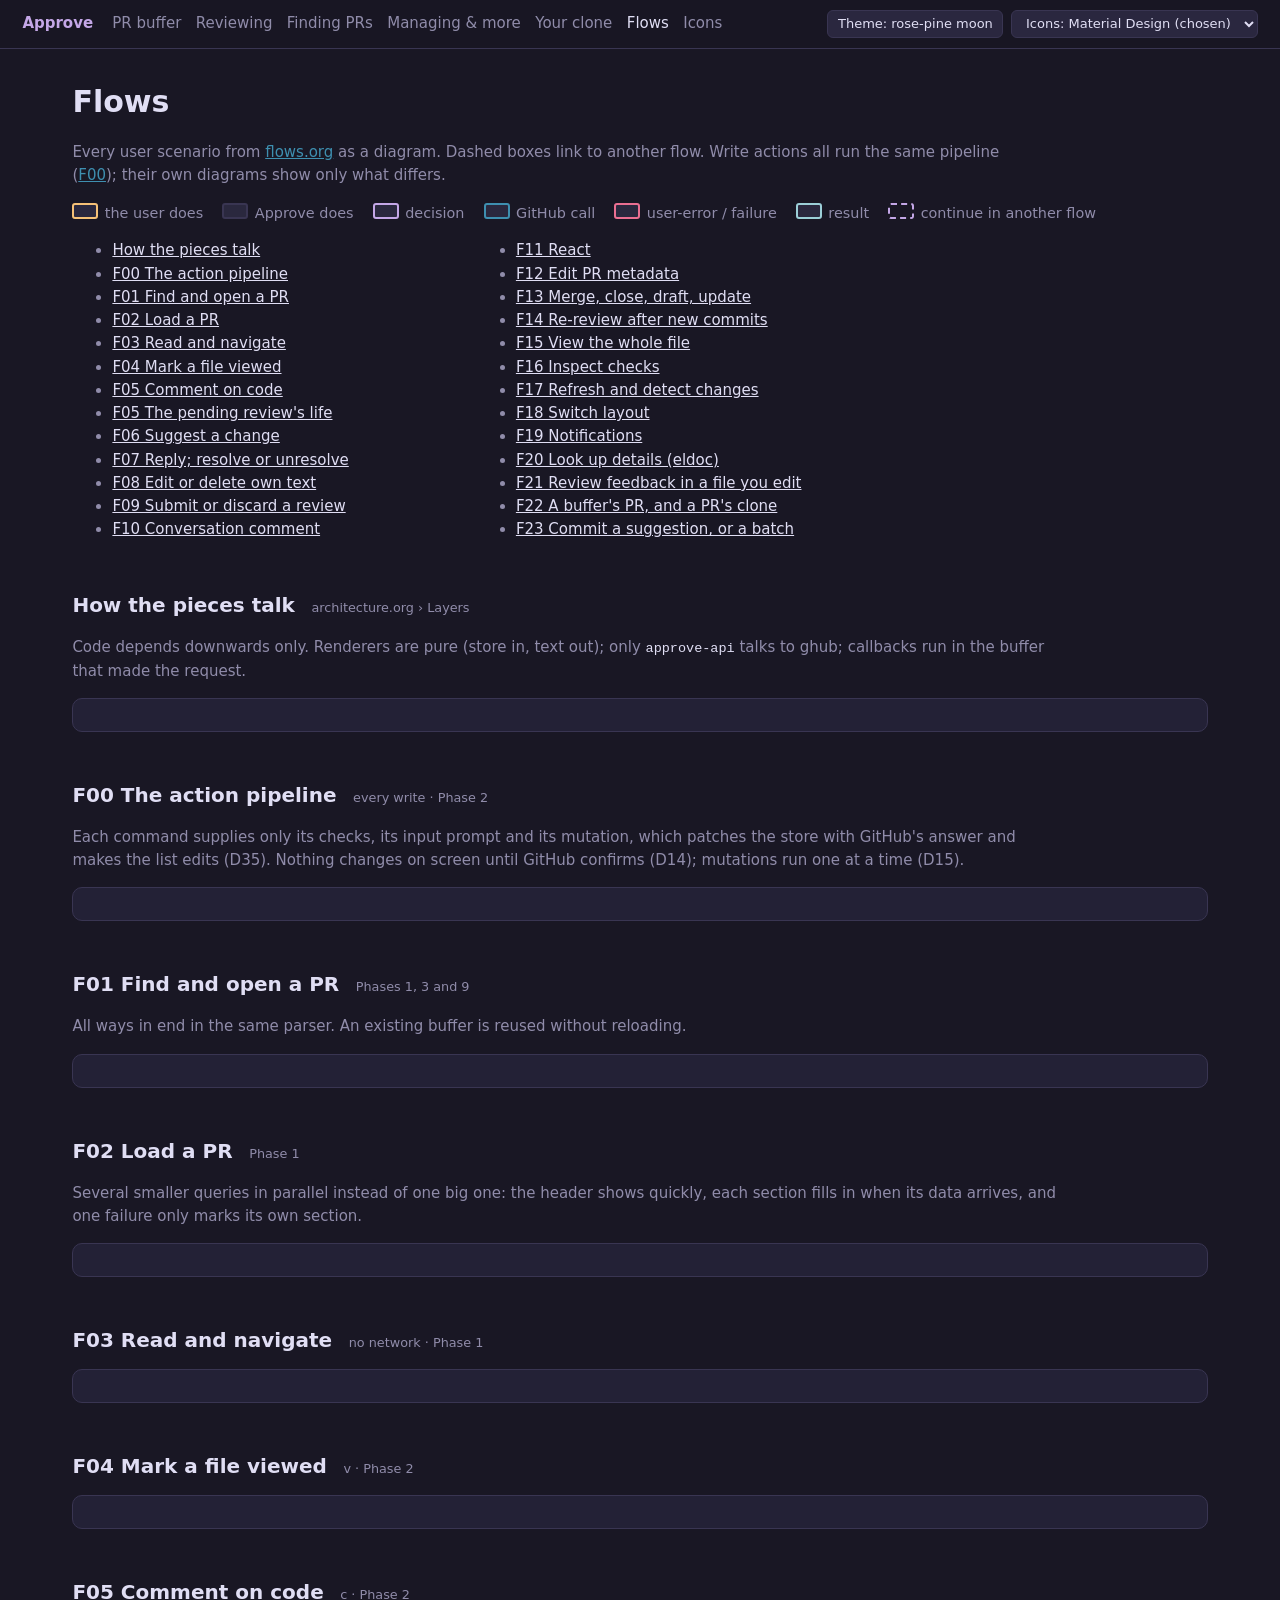
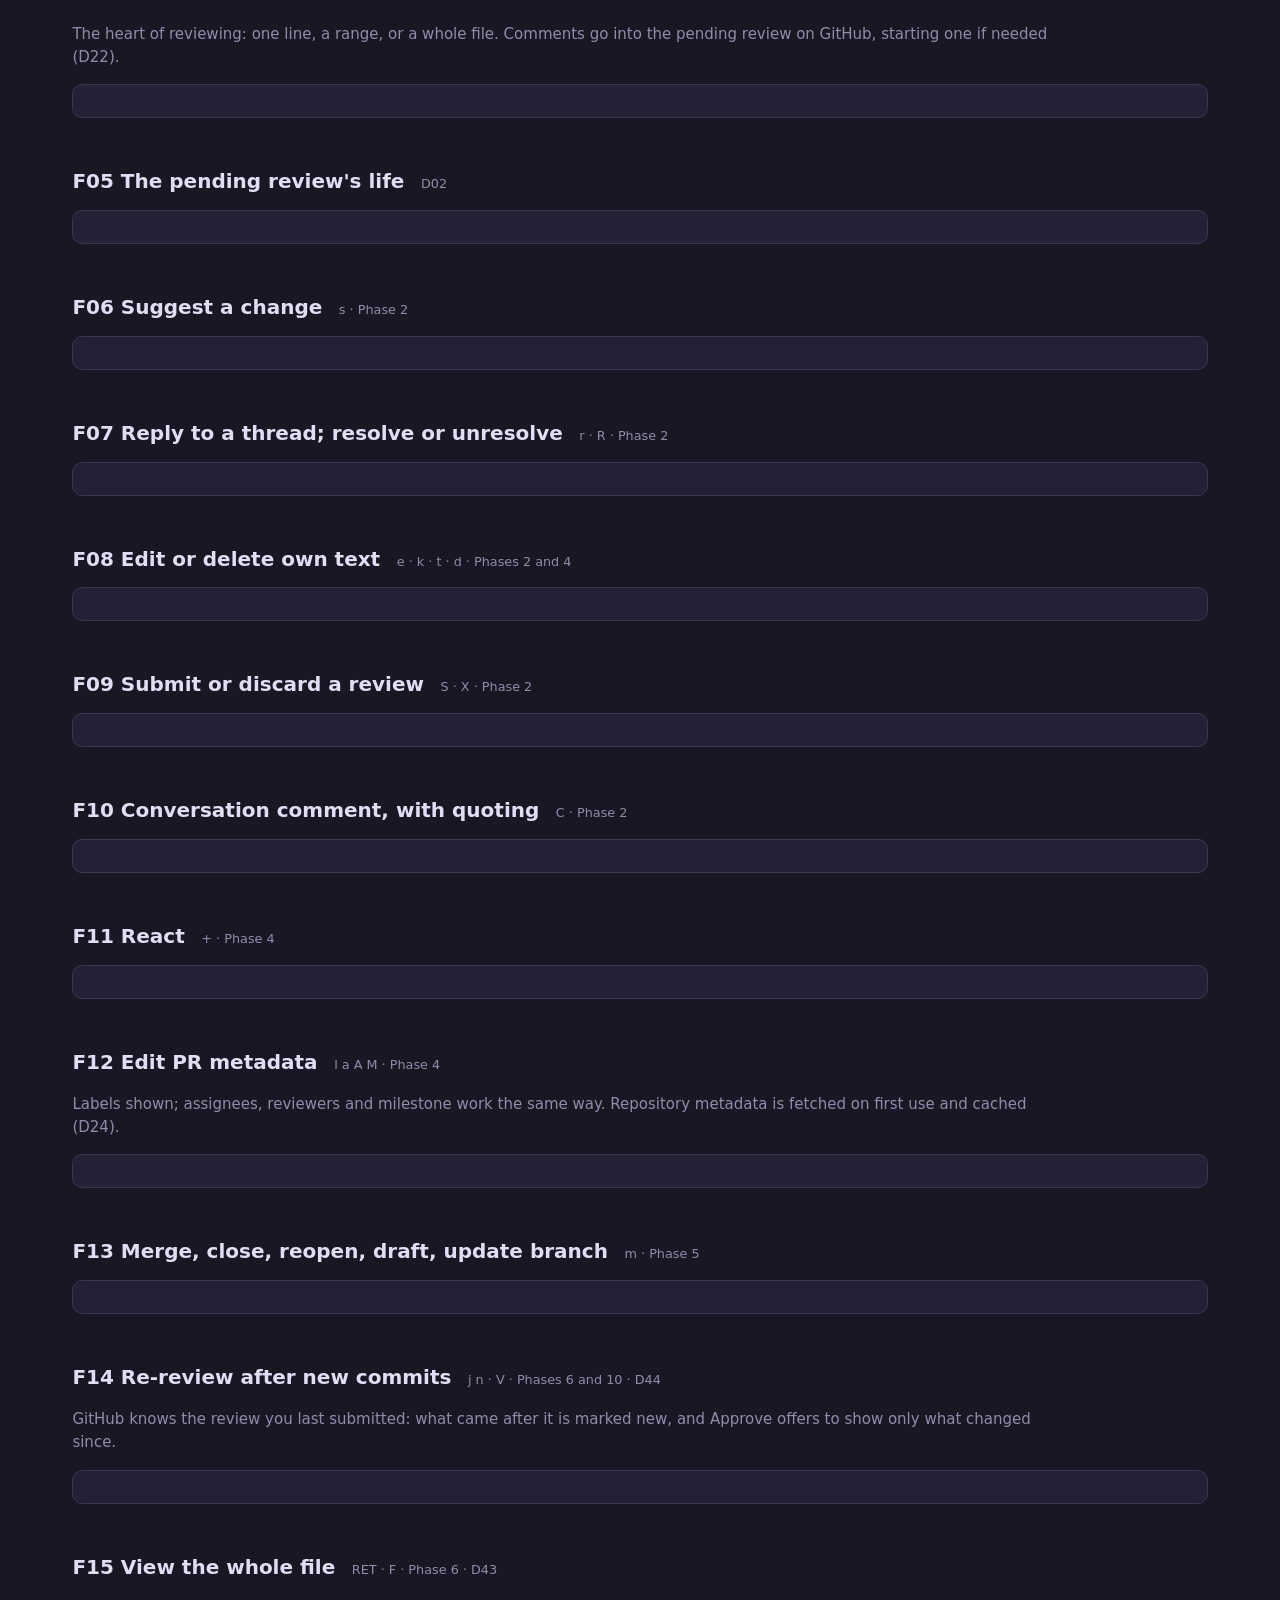
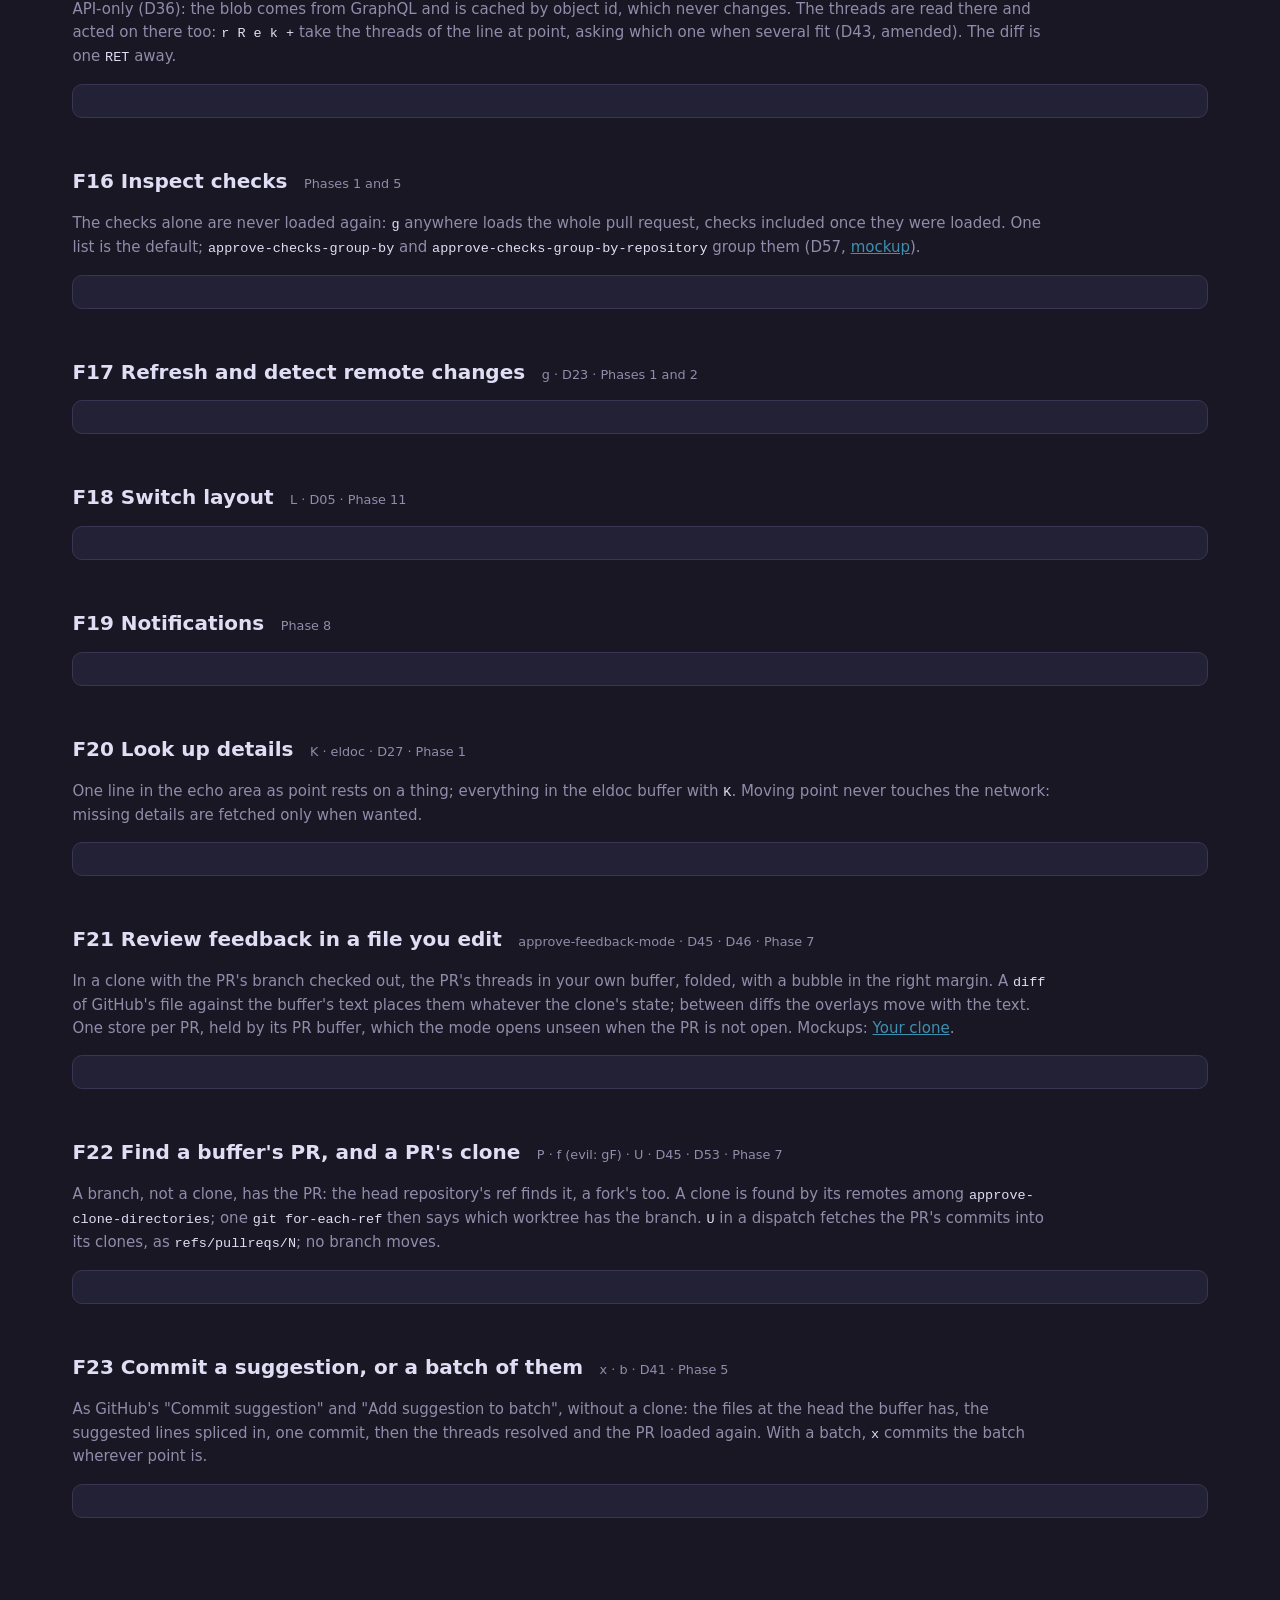
<file: docs/html/flows.src.html>
<!doctype html>
<html lang="en" data-theme="moon">
<head>
<meta charset="utf-8">
<meta name="viewport" content="width=device-width, initial-scale=1">
<title>Approve — flows</title>
<link rel="stylesheet" href="assets/approve.css">
<script src="assets/approve.js"></script>
<!-- Generated from flows.src.html by build.sh — edit the template, not flows.html. -->
</head>
<body>
<header class="top">
  <a class="brand" href="index.html">Approve</a>
  <nav>
    <a href="pr.html">PR buffer</a>
    <a href="review.html">Reviewing</a>
    <a href="find.html">Finding PRs</a>
    <a href="manage.html">Managing &amp; more</a>
    <a href="clone.html">Your clone</a>
    <a href="flows.html" aria-current="page">Flows</a>
    <a href="icons.html">Icons</a>
  </nav>
  <div class="toggles"><button id="theme-btn">Theme</button><button id="icons-btn">Icons</button></div>
</header>

<main>
<h1>Flows</h1>
<p class="lead">Every user scenario from <a href="../flows.org">flows.org</a> as a diagram. Dashed boxes link to another
flow. Write actions all run the same pipeline (<a href="#F00">F00</a>); their own diagrams show only what differs.</p>

<p class="legend">
  <span class="l-user">the user does</span>
  <span class="l-act">Approve does</span>
  <span class="l-dec">decision</span>
  <span class="l-api">GitHub call</span>
  <span class="l-err">user-error / failure</span>
  <span class="l-ok">result</span>
  <span class="l-goto">continue in another flow</span>
</p>

<ul class="toc">
  <li><a href="#arch">How the pieces talk</a></li>
  <li><a href="#F00">F00 The action pipeline</a></li>
  <li><a href="#F01">F01 Find and open a PR</a></li>
  <li><a href="#F02">F02 Load a PR</a></li>
  <li><a href="#F03">F03 Read and navigate</a></li>
  <li><a href="#F04">F04 Mark a file viewed</a></li>
  <li><a href="#F05">F05 Comment on code</a></li>
  <li><a href="#F05-life">F05 The pending review's life</a></li>
  <li><a href="#F06">F06 Suggest a change</a></li>
  <li><a href="#F07">F07 Reply; resolve or unresolve</a></li>
  <li><a href="#F08">F08 Edit or delete own text</a></li>
  <li><a href="#F09">F09 Submit or discard a review</a></li>
  <li><a href="#F10">F10 Conversation comment</a></li>
  <li><a href="#F11">F11 React</a></li>
  <li><a href="#F12">F12 Edit PR metadata</a></li>
  <li><a href="#F13">F13 Merge, close, draft, update</a></li>
  <li><a href="#F14">F14 Re-review after new commits</a></li>
  <li><a href="#F15">F15 View the whole file</a></li>
  <li><a href="#F16">F16 Inspect checks</a></li>
  <li><a href="#F17">F17 Refresh and detect changes</a></li>
  <li><a href="#F18">F18 Switch layout</a></li>
  <li><a href="#F19">F19 Notifications</a></li>
  <li><a href="#F20">F20 Look up details (eldoc)</a></li>
  <li><a href="#F21">F21 Review feedback in a file you edit</a></li>
  <li><a href="#F22">F22 A buffer's PR, and a PR's clone</a></li>
  <li><a href="#F23">F23 Commit a suggestion, or a batch</a></li>
</ul>

<section class="shot" id="arch">
<h2>How the pieces talk <span class="ref">architecture.org › Layers</span></h2>
<p>Code depends downwards only. Renderers are pure (store in, text out); only <code>approve-api</code> talks to ghub;
callbacks run in the buffer that made the request.</p>
<div class="flow">
<!-- svg arch -->
</div>
</section>

<section class="shot" id="F00">
<h2>F00 The action pipeline <span class="ref">every write · Phase 2</span></h2>
<p>Each command supplies only its checks, its input prompt and its mutation, which patches the store with
GitHub's answer and makes the list edits (D35). Nothing changes on screen until GitHub confirms (D14);
mutations run one at a time (D15).</p>
<div class="flow">
<!-- svg F00 -->
</div>
</section>

<section class="shot" id="F01">
<h2>F01 Find and open a PR <span class="ref">Phases 1, 3 and 9</span></h2>
<p>All ways in end in the same parser. An existing buffer is reused without reloading.</p>
<div class="flow">
<!-- svg F01 -->
</div>
</section>

<section class="shot" id="F02">
<h2>F02 Load a PR <span class="ref">Phase 1</span></h2>
<p>Several smaller queries in parallel instead of one big one: the header shows quickly, each section fills in when
its data arrives, and one failure only marks its own section.</p>
<div class="flow">
<!-- svg F02 -->
</div>
</section>

<section class="shot" id="F03">
<h2>F03 Read and navigate <span class="ref">no network · Phase 1</span></h2>
<div class="flow">
<!-- svg F03 -->
</div>
</section>

<section class="shot" id="F04">
<h2>F04 Mark a file viewed <span class="ref">v · Phase 2</span></h2>
<div class="flow">
<!-- svg F04 -->
</div>
</section>

<section class="shot" id="F05">
<h2>F05 Comment on code <span class="ref">c · Phase 2</span></h2>
<p>The heart of reviewing: one line, a range, or a whole file. Comments go into the pending review on GitHub,
starting one if needed (D22).</p>
<div class="flow">
<!-- svg F05 -->
</div>
</section>

<section class="shot" id="F05-life">
<h2>F05 The pending review's life <span class="ref">D02</span></h2>
<div class="flow">
<!-- svg F05-life -->
</div>
</section>

<section class="shot" id="F06">
<h2>F06 Suggest a change <span class="ref">s · Phase 2</span></h2>
<div class="flow">
<!-- svg F06 -->
</div>
</section>

<section class="shot" id="F07">
<h2>F07 Reply to a thread; resolve or unresolve <span class="ref">r · R · Phase 2</span></h2>
<div class="flow">
<!-- svg F07 -->
</div>
</section>

<section class="shot" id="F08">
<h2>F08 Edit or delete own text <span class="ref">e · k · t · d · Phases 2 and 4</span></h2>
<div class="flow">
<!-- svg F08 -->
</div>
</section>

<section class="shot" id="F09">
<h2>F09 Submit or discard a review <span class="ref">S · X · Phase 2</span></h2>
<div class="flow">
<!-- svg F09 -->
</div>
</section>

<section class="shot" id="F10">
<h2>F10 Conversation comment, with quoting <span class="ref">C · Phase 2</span></h2>
<div class="flow">
<!-- svg F10 -->
</div>
</section>

<section class="shot" id="F11">
<h2>F11 React <span class="ref">+ · Phase 4</span></h2>
<div class="flow">
<!-- svg F11 -->
</div>
</section>

<section class="shot" id="F12">
<h2>F12 Edit PR metadata <span class="ref">l a A M · Phase 4</span></h2>
<p>Labels shown; assignees, reviewers and milestone work the same way. Repository metadata is fetched on first use
and cached (D24).</p>
<div class="flow">
<!-- svg F12 -->
</div>
</section>

<section class="shot" id="F13">
<h2>F13 Merge, close, reopen, draft, update branch <span class="ref">m · Phase 5</span></h2>
<div class="flow">
<!-- svg F13 -->
</div>
</section>

<section class="shot" id="F14">
<h2>F14 Re-review after new commits <span class="ref">j n · V · Phases 6 and 10 · D44</span></h2>
<p>GitHub knows the review you last submitted: what came after it is marked new, and Approve offers to show only what
changed since.</p>
<div class="flow">
<!-- svg F14 -->
</div>
</section>

<section class="shot" id="F15">
<h2>F15 View the whole file <span class="ref">RET · F · Phase 6 · D43</span></h2>
<p>API-only (D36): the blob comes from GraphQL and is cached by object id, which never changes. The threads are read
there and acted on there too: <code>r R e k +</code> take the threads of the line at point, asking which one when
several fit (D43, amended). The diff is one <code>RET</code> away.</p>
<div class="flow">
<!-- svg F15 -->
</div>
</section>

<section class="shot" id="F16">
<h2>F16 Inspect checks <span class="ref">Phases 1 and 5</span></h2>
<p>The checks alone are never loaded again: <code>g</code> anywhere loads the whole pull request, checks included once they were loaded. One list is the default; <code>approve-checks-group-by</code> and <code>approve-checks-group-by-repository</code> group them (D57, <a href="manage.html#checks-groups">mockup</a>).</p>
<div class="flow">
<!-- svg F16 -->
</div>
</section>

<section class="shot" id="F17">
<h2>F17 Refresh and detect remote changes <span class="ref">g · D23 · Phases 1 and 2</span></h2>
<div class="flow">
<!-- svg F17 -->
</div>
</section>

<section class="shot" id="F18">
<h2>F18 Switch layout <span class="ref">L · D05 · Phase 11</span></h2>
<div class="flow">
<!-- svg F18 -->
</div>
</section>

<section class="shot" id="F19">
<h2>F19 Notifications <span class="ref">Phase 8</span></h2>
<div class="flow">
<!-- svg F19 -->
</div>
</section>

<section class="shot" id="F20">
<h2>F20 Look up details <span class="ref">K · eldoc · D27 · Phase 1</span></h2>
<p>One line in the echo area as point rests on a thing; everything in the eldoc buffer with <code>K</code>.
Moving point never touches the network: missing details are fetched only when wanted.</p>
<div class="flow">
<!-- svg F20 -->
</div>
</section>

<section class="shot" id="F21">
<h2>F21 Review feedback in a file you edit <span class="ref">approve-feedback-mode · D45 · D46 · Phase 7</span></h2>
<p>In a clone with the PR's branch checked out, the PR's threads in your own buffer, folded, with a bubble in the right margin. A
<code>diff</code> of GitHub's file against the buffer's text places them whatever the clone's state; between diffs the
overlays move with the text. One store per PR, held by its PR buffer, which the mode opens unseen when the PR is not open. Mockups: <a href="clone.html">Your
clone</a>.</p>
<div class="flow">
<!-- svg F21 -->
</div>
</section>

<section class="shot" id="F22">
<h2>F22 Find a buffer's PR, and a PR's clone <span class="ref">P · f (evil: gF) · U · D45 · D53 · Phase 7</span></h2>
<p>A branch, not a clone, has the PR: the head repository's ref finds it, a fork's too. A clone is found by its
remotes among <code>approve-clone-directories</code>; one <code>git for-each-ref</code> then says which worktree has
the branch. <code>U</code> in a dispatch fetches the PR's commits into its clones, as
<code>refs/pullreqs/N</code>; no branch moves.</p>
<div class="flow">
<!-- svg F22 -->
</div>
</section>
<section class="shot" id="F23">
<h2>F23 Commit a suggestion, or a batch of them <span class="ref">x · b · D41 · Phase 5</span></h2>
<p>As GitHub's "Commit suggestion" and "Add suggestion to batch", without a clone: the files at the head the
buffer has, the suggested lines spliced in, one commit, then the threads resolved and the PR loaded again.
With a batch, <code>x</code> commits the batch wherever point is.</p>
<div class="flow">
<!-- svg F23 -->
</div>
</section>
</main>
</body>
</html>
</file>
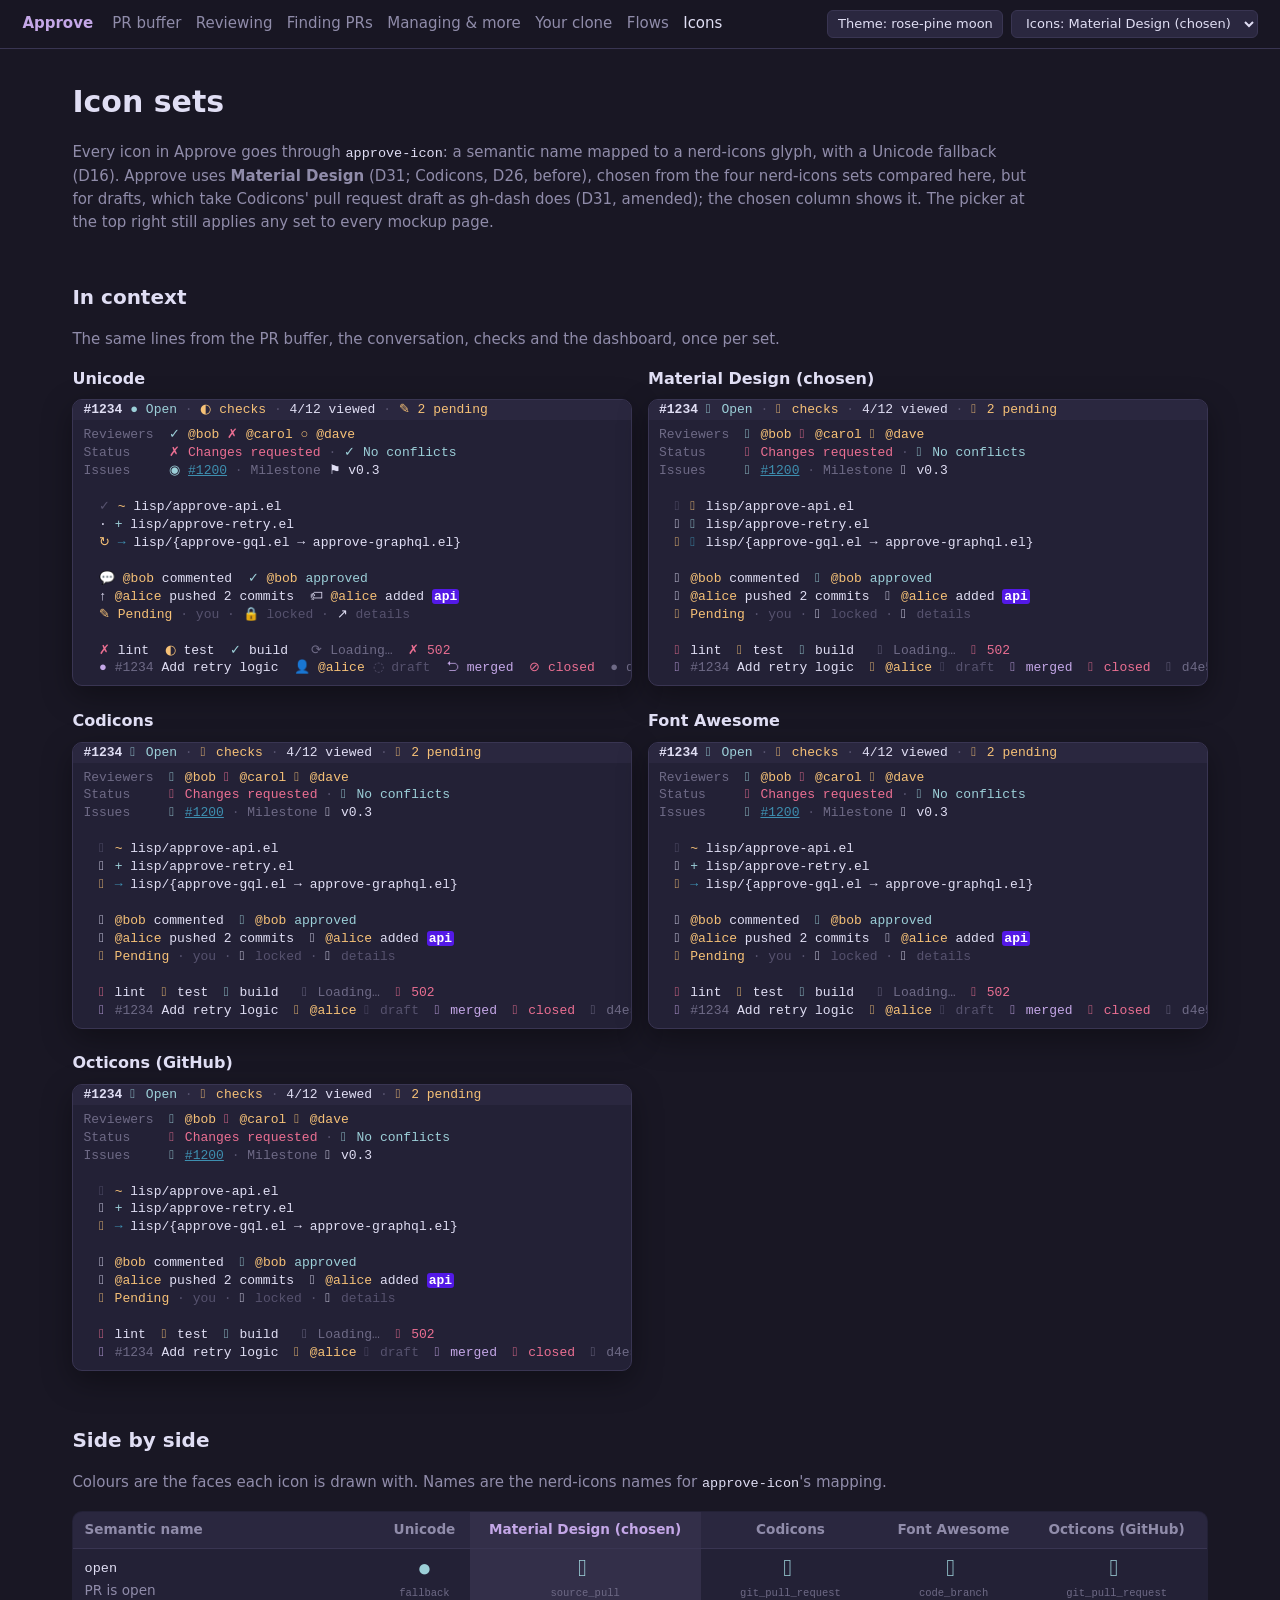
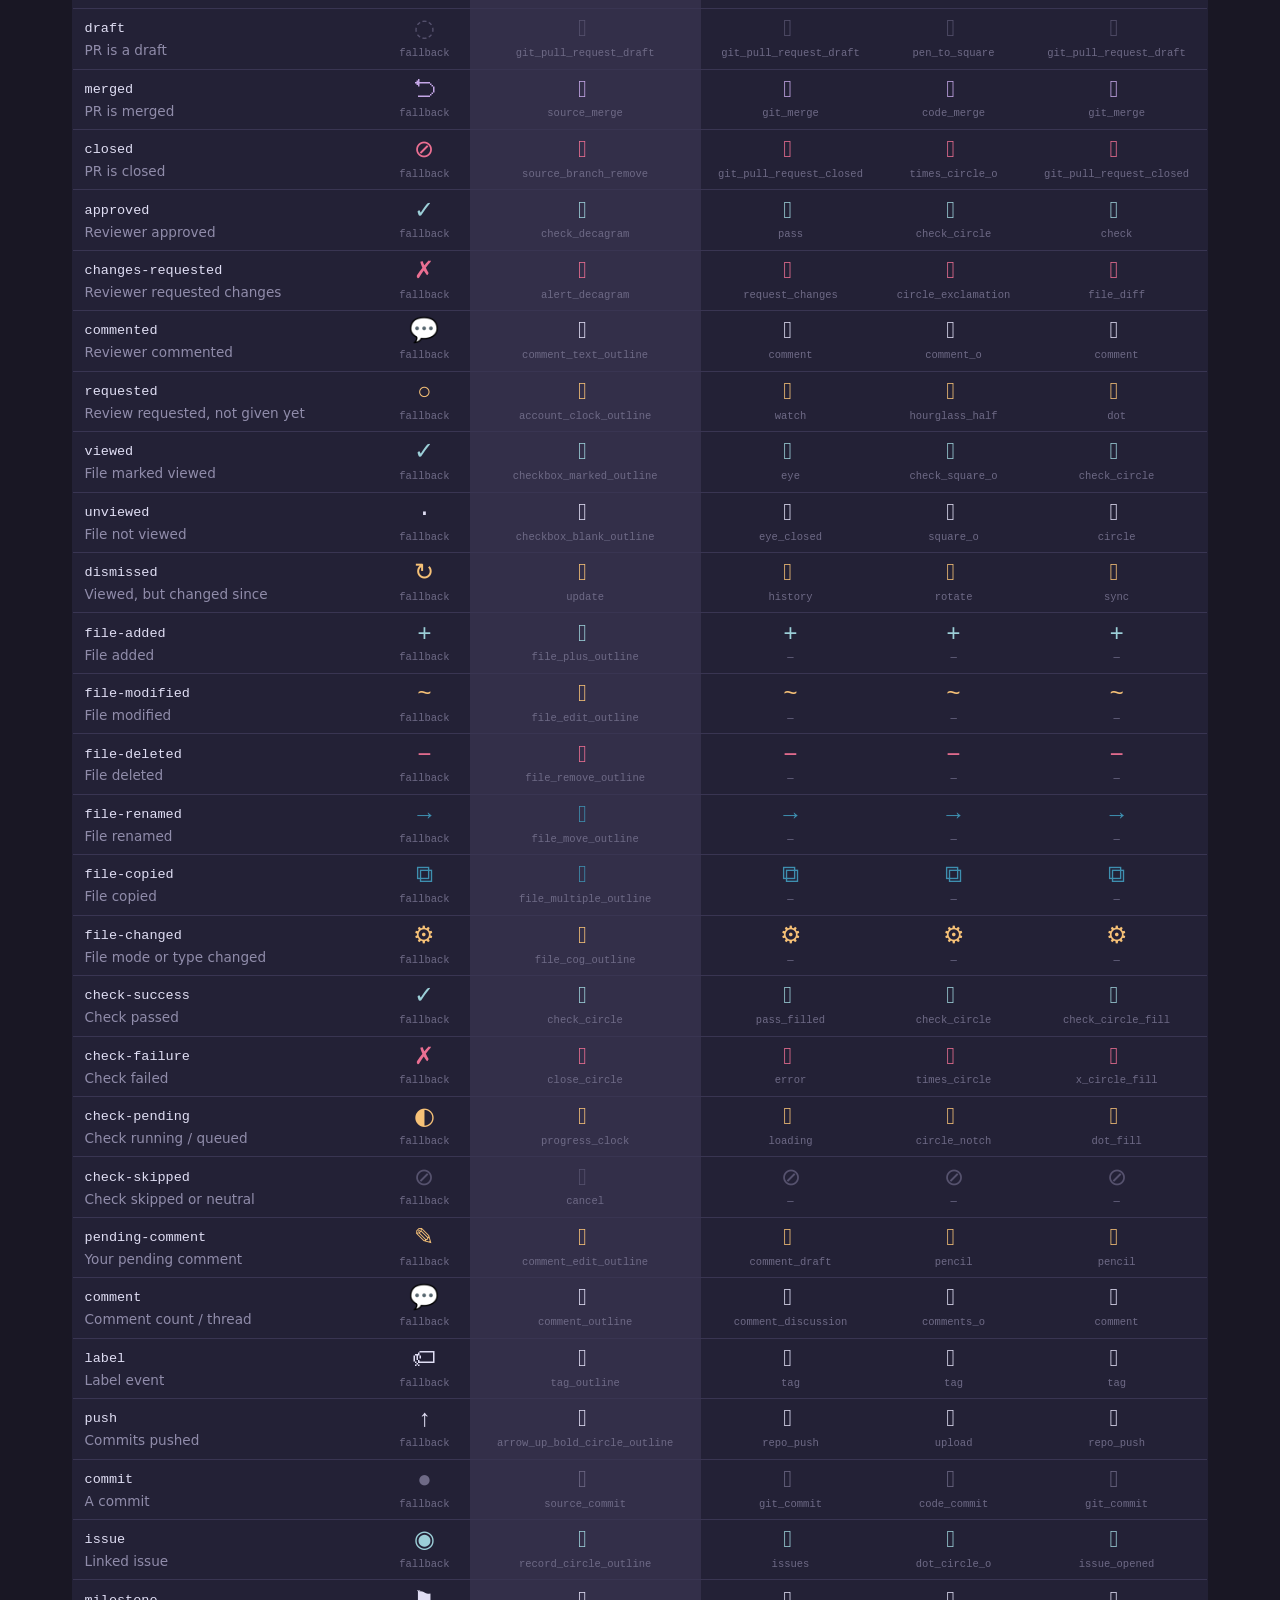
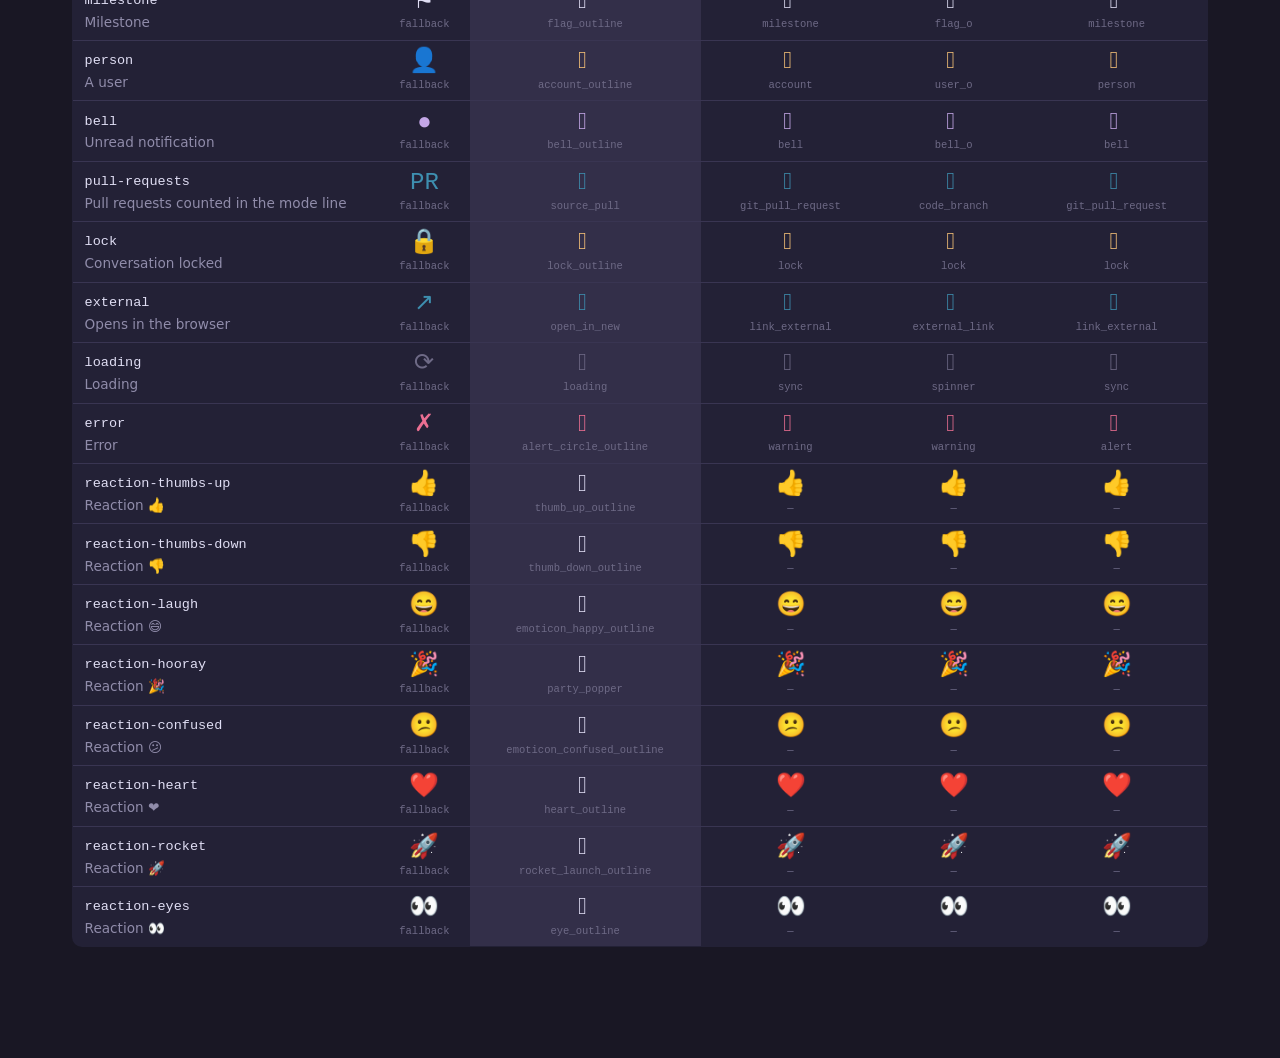
<file: docs/html/icons.html>
<!doctype html>
<html lang="en" data-theme="moon">
<head>
<meta charset="utf-8">
<meta name="viewport" content="width=device-width, initial-scale=1">
<title>Approve — icon sets</title>
<link rel="stylesheet" href="assets/approve.css">
<script src="assets/approve.js"></script>
<style>
  table.icons { border-collapse: collapse; width: 100%; margin: 1rem 0; background: var(--bg);
    border: 1px solid var(--overlay); border-radius: 10px; overflow: hidden; }
  table.icons th, table.icons td { padding: .45rem .7rem; border-bottom: 1px solid var(--overlay); text-align: left; vertical-align: middle; }
  table.icons th { font-size: .85rem; color: var(--page-muted); font-weight: 600; background: var(--surface); }
  table.icons th.set { text-align: center; }
  table.icons td.cell { text-align: center; }
  table.icons td.cell i { display: block; font-size: 24px; line-height: 1.2;
    font-family: "JetBrainsMono Nerd Font Mono", "JetBrains Mono", ui-monospace, monospace; }
  table.icons td.cell small { display: block; font-size: 10.5px; color: var(--muted);
    font-family: "JetBrainsMono Nerd Font Mono", ui-monospace, monospace; white-space: nowrap; }
  table.icons td.name code { color: var(--fg); }
  table.icons td.name span { display: block; font-size: .85rem; color: var(--page-muted); }
  table.icons tr:hover td { background: var(--hl-low); }
  table.icons .chosen { background: color-mix(in srgb, var(--iris) 10%, transparent); }
  table.icons th.chosen { color: var(--iris); }
  .previews { display: grid; grid-template-columns: repeat(auto-fill, minmax(540px, 1fr)); gap: 1rem; }
  .previews h3 { margin: 0 0 -.3rem; font-size: 1rem; }
</style>
</head>
<body>
<header class="top">
  <a class="brand" href="index.html">Approve</a>
  <nav>
    <a href="pr.html">PR buffer</a>
    <a href="review.html">Reviewing</a>
    <a href="find.html">Finding PRs</a>
    <a href="manage.html">Managing &amp; more</a>
    <a href="clone.html">Your clone</a>
    <a href="flows.html">Flows</a>
    <a href="icons.html" aria-current="page">Icons</a>
  </nav>
  <div class="toggles"><button id="theme-btn">Theme</button><button id="icons-btn">Icons</button></div>
</header>

<main>
<h1>Icon sets</h1>
<p class="lead">Every icon in Approve goes through <code>approve-icon</code>: a semantic name mapped to a nerd-icons
glyph, with a Unicode fallback (D16). Approve uses <b>Material Design</b> (D31; Codicons, D26, before), chosen from the four nerd-icons sets
compared here, but for drafts, which take Codicons' pull request draft as gh-dash does (D31, amended); the chosen column
shows it. The picker at the top right still applies any set to every mockup page.</p>

<section class="shot" id="context">
<h2>In context</h2>
<p>The same lines from the PR buffer, the conversation, checks and the dashboard, once per set.</p>
<div class="previews" id="previews"></div>
</section>

<section class="shot" id="table">
<h2>Side by side</h2>
<p>Colours are the faces each icon is drawn with. Names are the nerd-icons names for <code>approve-icon</code>'s
mapping.</p>
<table class="icons" id="icon-table"></table>
</section>

<template id="preview-tpl">
<div>
<h3 class="set-title"></h3>
<div class="emacs">
<div class="win">
<div class="hl"><span class="b">#1234</span> <span class="ok"><i data-i="open"></i> Open</span> <span class="d">·</span> <span class="wa"><i data-i="check-pending"></i> checks</span> <span class="d">·</span> 4/12 viewed <span class="d">·</span> <span class="wa"><i data-i="pending-comment"></i> 2 pending</span></div>
<div class="buf">
<p><span class="m">Reviewers</span>  <span class="ok"><i data-i="approved"></i></span> <span class="u">@bob</span> <span class="er"><i data-i="changes-requested"></i></span> <span class="u">@carol</span> <span class="wa"><i data-i="requested"></i></span> <span class="u">@dave</span></p>
<p><span class="m">Status</span>     <span class="er"><i data-i="changes-requested"></i> Changes requested</span> <span class="d">·</span> <span class="ok"><i data-i="check-success"></i> No conflicts</span></p>
<p><span class="m">Issues</span>     <span class="ok"><i data-i="issue"></i></span> <span class="link">#1200</span> <span class="d">·</span> <span class="m">Milestone</span> <i data-i="milestone"></i> v0.3</p>
<p></p>
<p>  <span class="d"><i data-i="viewed"></i></span> <span class="wa"><i data-i="file-modified"></i></span> lisp/approve-api.el</p>
<p>  <i data-i="unviewed"></i> <span class="ok"><i data-i="file-added"></i></span> lisp/approve-retry.el</p>
<p>  <span class="wa"><i data-i="dismissed"></i></span> <span class="pi"><i data-i="file-renamed"></i></span> lisp/{approve-gql.el → approve-graphql.el}</p>
<p></p>
<p>  <i data-i="commented"></i> <span class="u">@bob</span> commented  <span class="ok"><i data-i="approved"></i></span> <span class="u">@bob</span> <span class="ok">approved</span></p>
<p>  <i data-i="push"></i> <span class="u">@alice</span> pushed 2 commits  <i data-i="label"></i> <span class="u">@alice</span> added <span class="lbl" style="background:#5319e7;color:#fff">api</span></p>
<p>  <span class="wa"><i data-i="pending-comment"></i> Pending</span> <span class="d">· you ·</span> <i data-i="lock"></i> <span class="d">locked ·</span> <i data-i="external"></i> <span class="d">details</span></p>
<p></p>
<p>  <span class="er"><i data-i="check-failure"></i></span> lint  <span class="wa"><i data-i="check-pending"></i></span> test  <span class="ok"><i data-i="check-success"></i></span> build   <span class="m"><i data-i="loading"></i> Loading…</span>  <span class="er"><i data-i="error"></i> 502</span></p>
<p>  <span class="ir"><i data-i="bell"></i></span> <span class="m">#1234</span> Add retry logic  <span class="u"><i data-i="person"></i> @alice</span> <span class="d"><i data-i="draft"></i> draft</span>  <span class="ir"><i data-i="merged"></i> merged</span>  <span class="er"><i data-i="closed"></i> closed</span>  <span class="m"><i data-i="commit"></i> d4e5f6a</span></p>
</div>
</div>
</div>
</div>
</template>
</main>

<script>
window.approveBeforeIcons = function () {
  var I = window.ApproveIcons;
  var sets = I.ORDER;

  var ROWS = [
    ["open", "PR is open", "ok"], ["draft", "PR is a draft", "d"], ["merged", "PR is merged", "ir"],
    ["closed", "PR is closed", "er"], ["approved", "Reviewer approved", "ok"],
    ["changes-requested", "Reviewer requested changes", "er"], ["commented", "Reviewer commented", ""],
    ["requested", "Review requested, not given yet", "wa"], ["viewed", "File marked viewed", "ok"],
    ["unviewed", "File not viewed", ""], ["dismissed", "Viewed, but changed since", "wa"],
    ["file-added", "File added", "ok"], ["file-modified", "File modified", "wa"],
    ["file-deleted", "File deleted", "er"], ["file-renamed", "File renamed", "pi"],
    ["file-copied", "File copied", "pi"], ["file-changed", "File mode or type changed", "wa"],
    ["check-success", "Check passed", "ok"], ["check-failure", "Check failed", "er"],
    ["check-pending", "Check running / queued", "wa"], ["check-skipped", "Check skipped or neutral", "d"],
    ["pending-comment", "Your pending comment", "wa"],
    ["comment", "Comment count / thread", ""], ["label", "Label event", ""], ["push", "Commits pushed", ""],
    ["commit", "A commit", "m"], ["issue", "Linked issue", "ok"], ["milestone", "Milestone", ""],
    ["person", "A user", "u"], ["bell", "Unread notification", "ir"],
    ["pull-requests", "Pull requests counted in the mode line", "pi"], ["lock", "Conversation locked", "wa"],
    ["external", "Opens in the browser", "pi"], ["loading", "Loading", "m"], ["error", "Error", "er"],
    ["reaction-thumbs-up", "Reaction 👍", ""], ["reaction-thumbs-down", "Reaction 👎", ""],
    ["reaction-laugh", "Reaction 😄", ""], ["reaction-hooray", "Reaction 🎉", ""],
    ["reaction-confused", "Reaction 😕", ""], ["reaction-heart", "Reaction ❤️", ""],
    ["reaction-rocket", "Reaction 🚀", ""], ["reaction-eyes", "Reaction 👀", ""]
  ];

  // Table
  var t = document.getElementById("icon-table");
  var head = "<tr><th>Semantic name</th>" + sets.map(function (s) {
    return "<th class=\"set" + (s === "material" ? " chosen" : "") + "\">" + I.LABELS[s] + "</th>";
  }).join("") + "</tr>";
  var body = ROWS.map(function (r) {
    var cells = sets.map(function (s) {
      var nm = s === "unicode" ? "fallback" : (I.SETS[s][r[0]] || ["—"])[0].replace(/^nf-\w+-/, "");
      return "<td class=\"cell" + (s === "material" ? " chosen" : "") + "\" data-icon-set=\"" + s + "\"><i class=\"" + r[2] + "\" data-i=\"" + r[0] +
             "\">" + I.UNICODE[r[0]] + "</i><small>" + nm + "</small></td>";
    }).join("");
    return "<tr><td class=\"name\"><code>" + r[0] + "</code><span>" + r[1] + "</span></td>" + cells + "</tr>";
  }).join("");
  t.innerHTML = head + body;

  // Previews: one per nerd-icons set, plus Unicode
  var tpl = document.getElementById("preview-tpl");
  var box = document.getElementById("previews");
  sets.forEach(function (s) {
    var node = tpl.content.firstElementChild.cloneNode(true);
    node.setAttribute("data-icon-set", s);
    node.querySelector(".set-title").textContent = I.LABELS[s];
    node.querySelectorAll("i[data-i]").forEach(function (el) {
      el.textContent = I.UNICODE[el.dataset.i] || "?";
    });
    box.appendChild(node);
  });
};
</script>
</body>
</html>
</file>
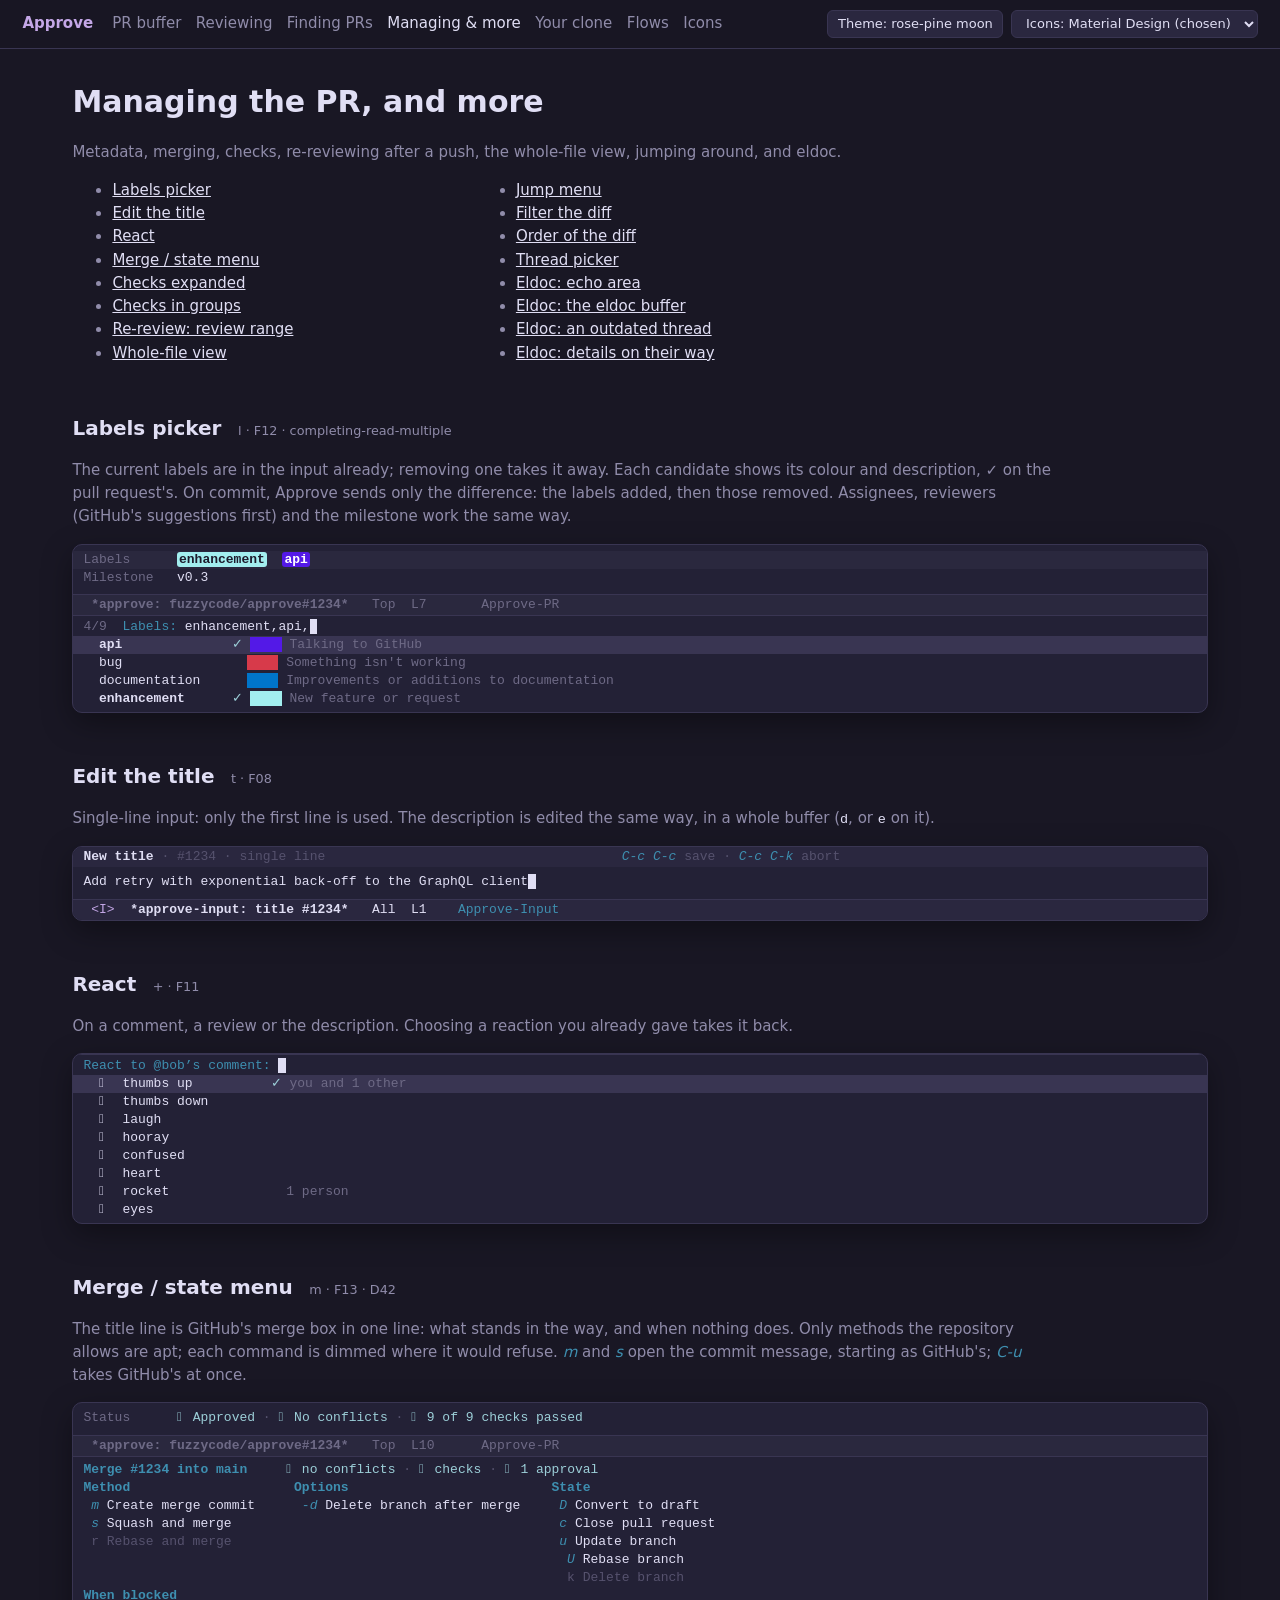
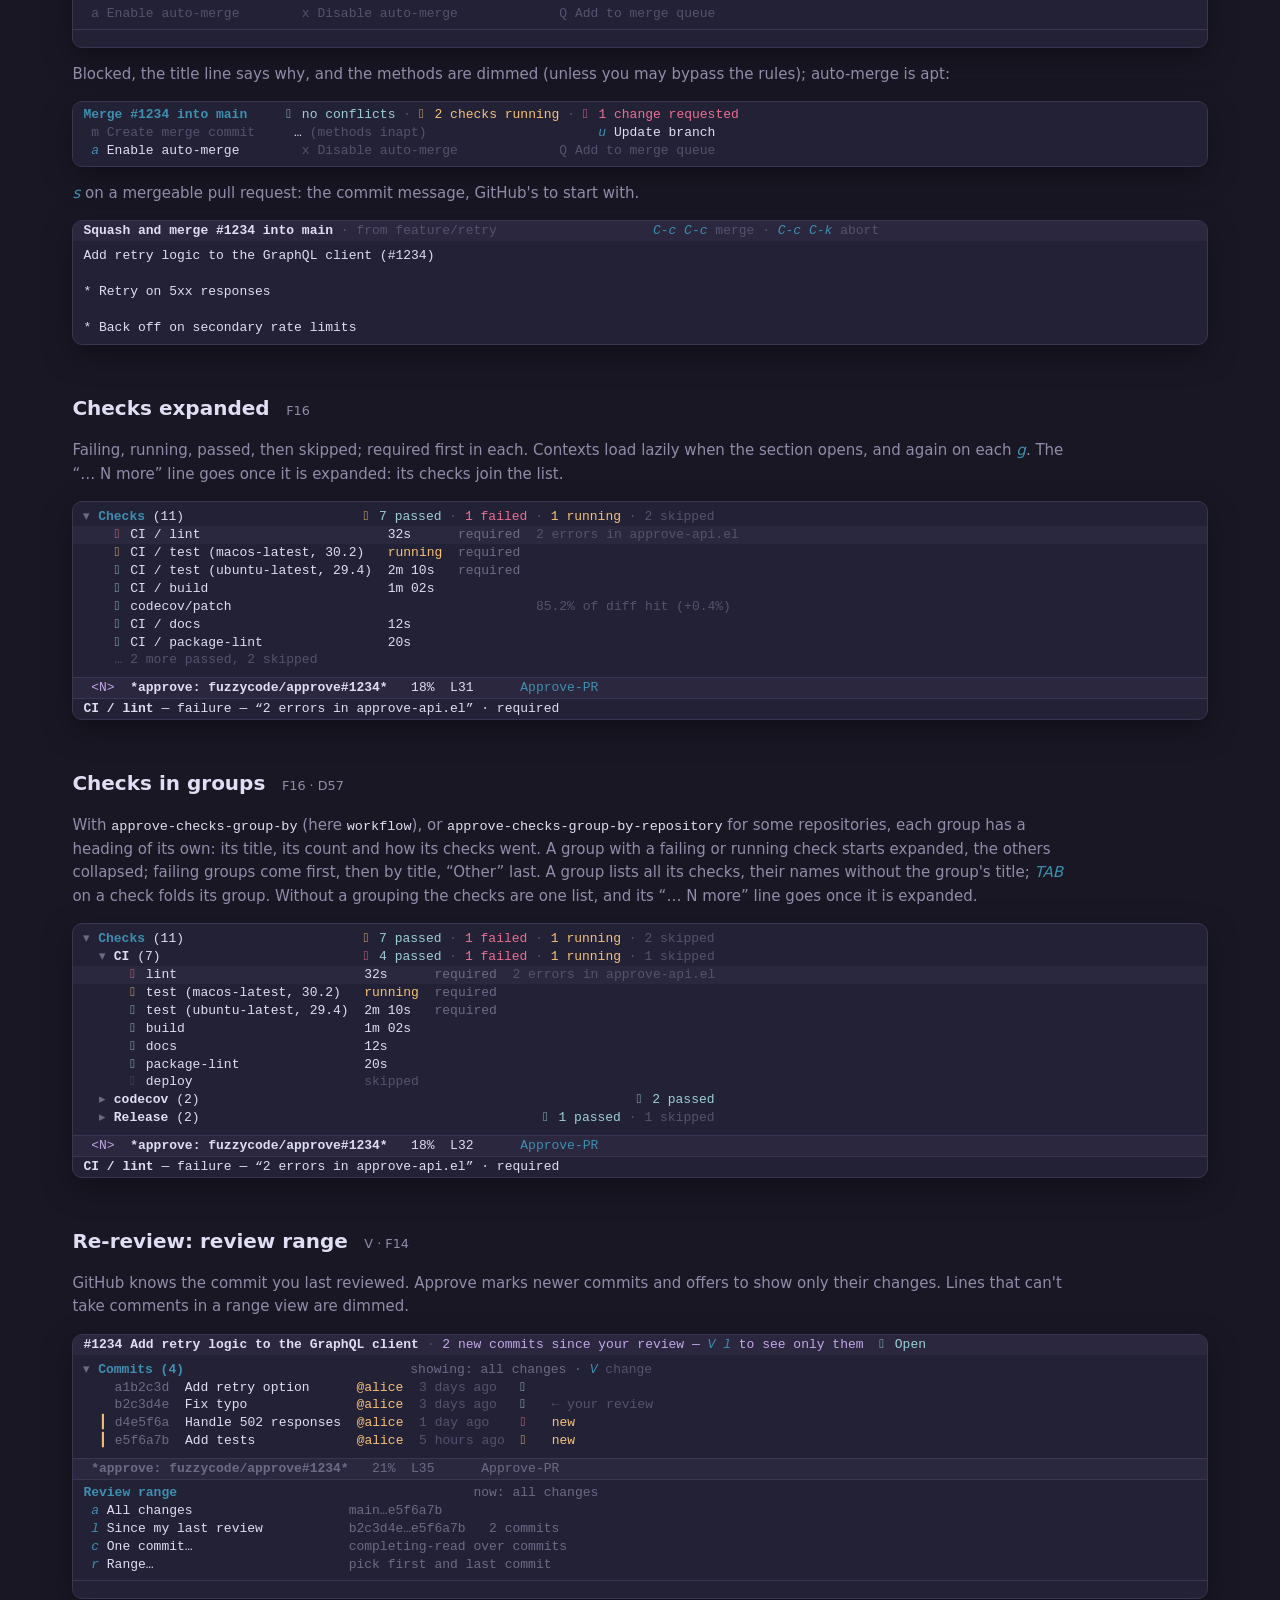
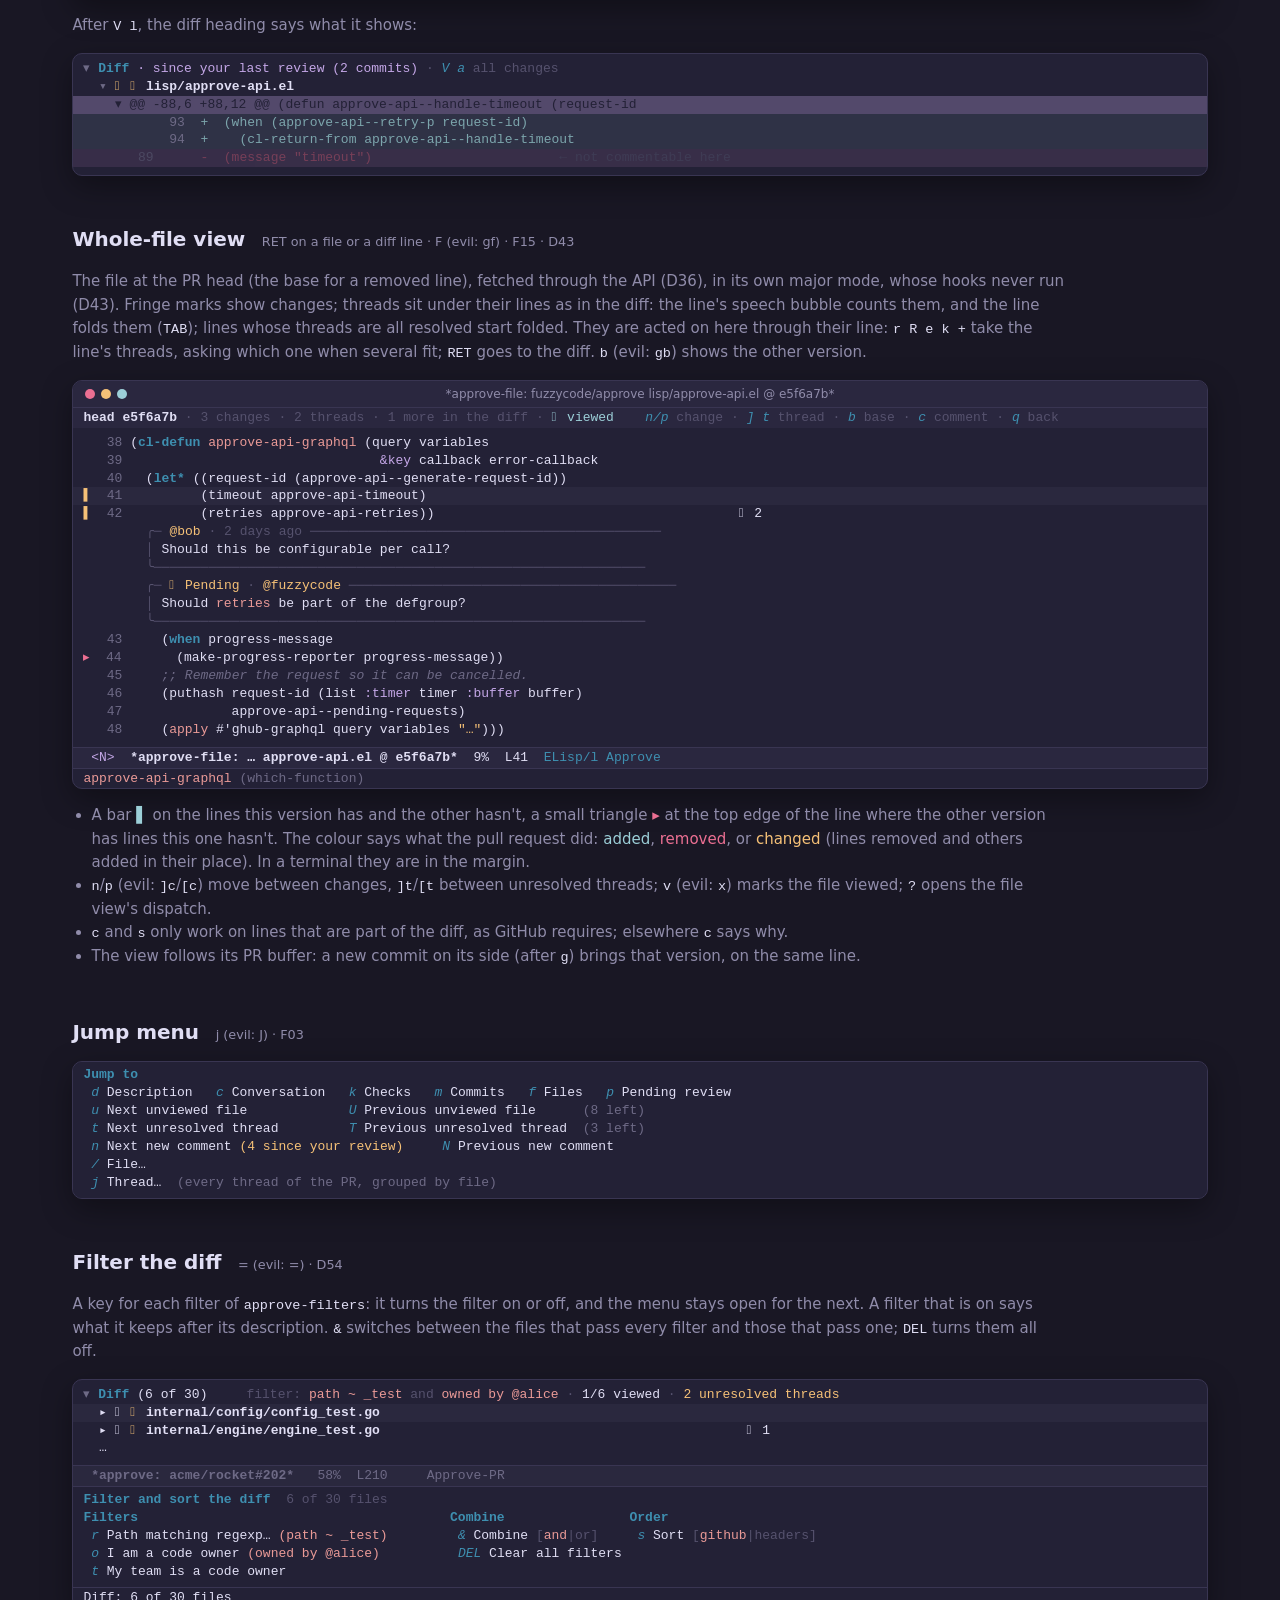
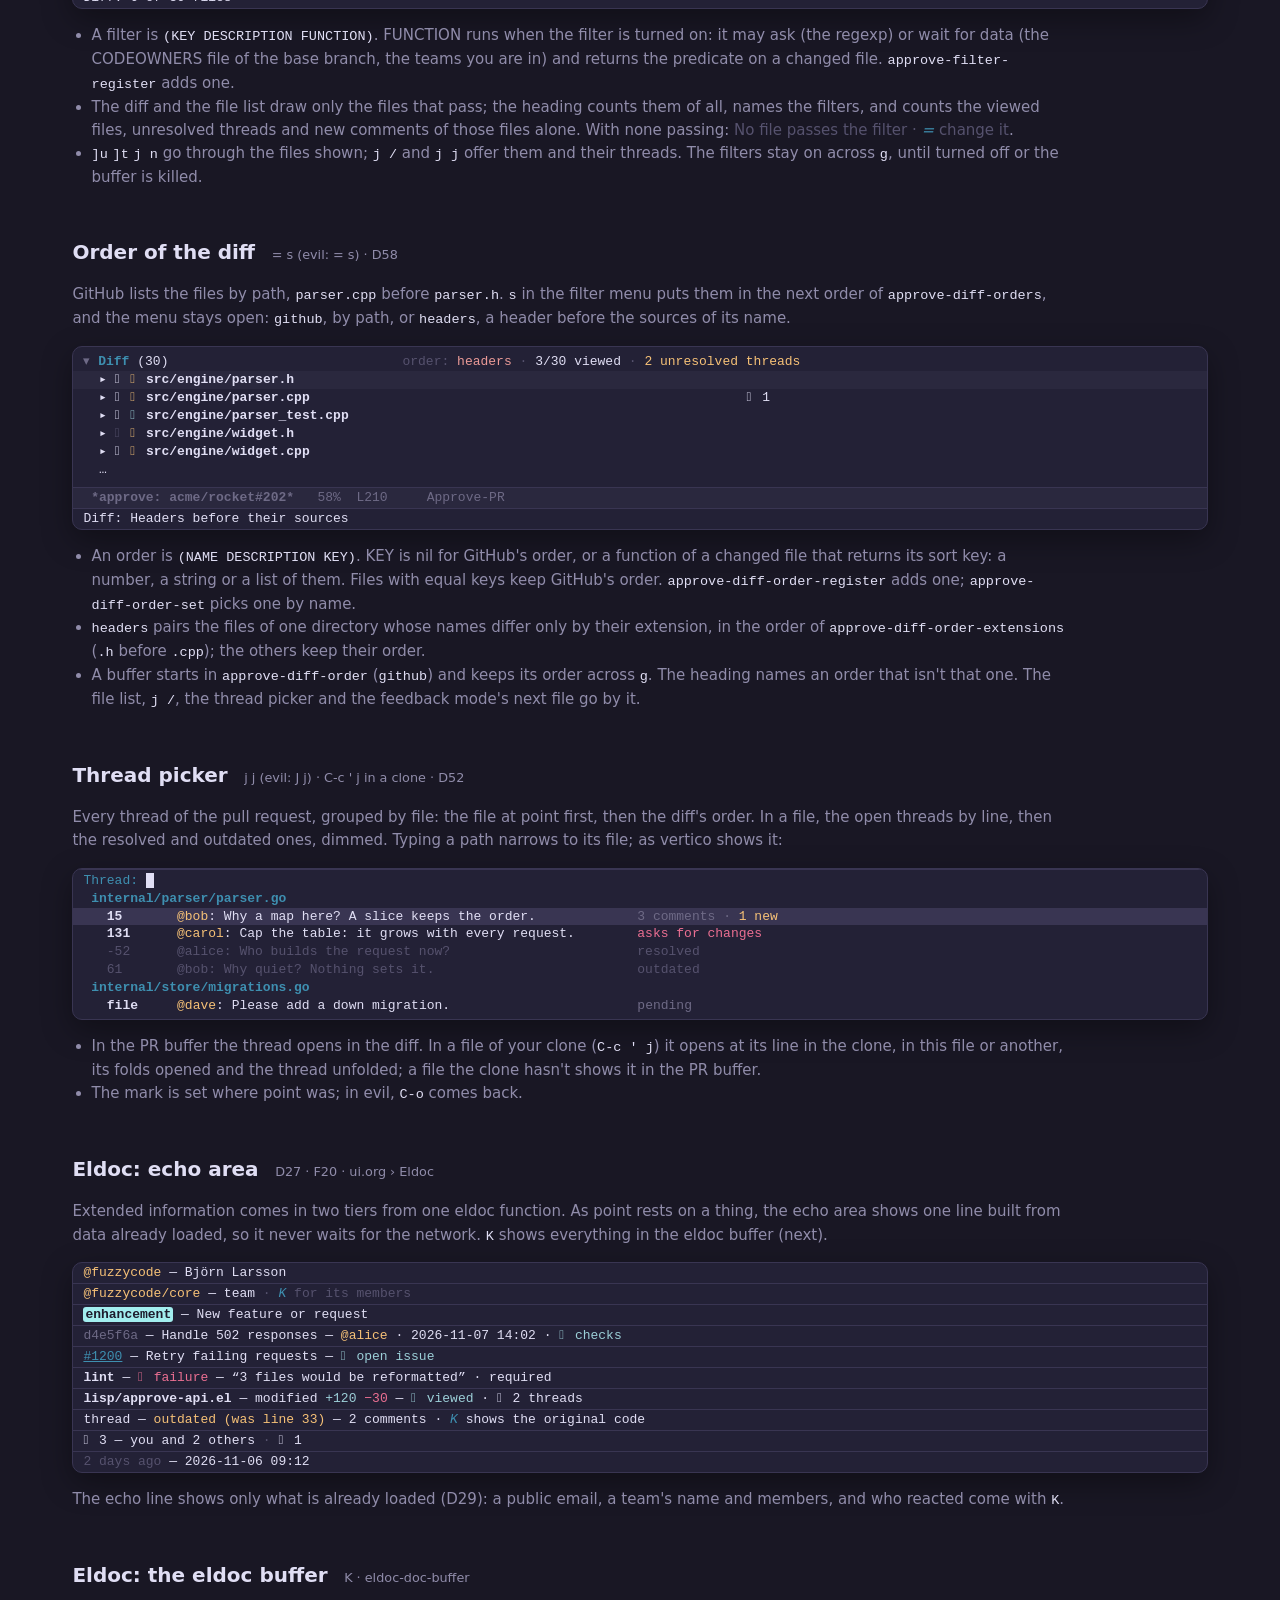
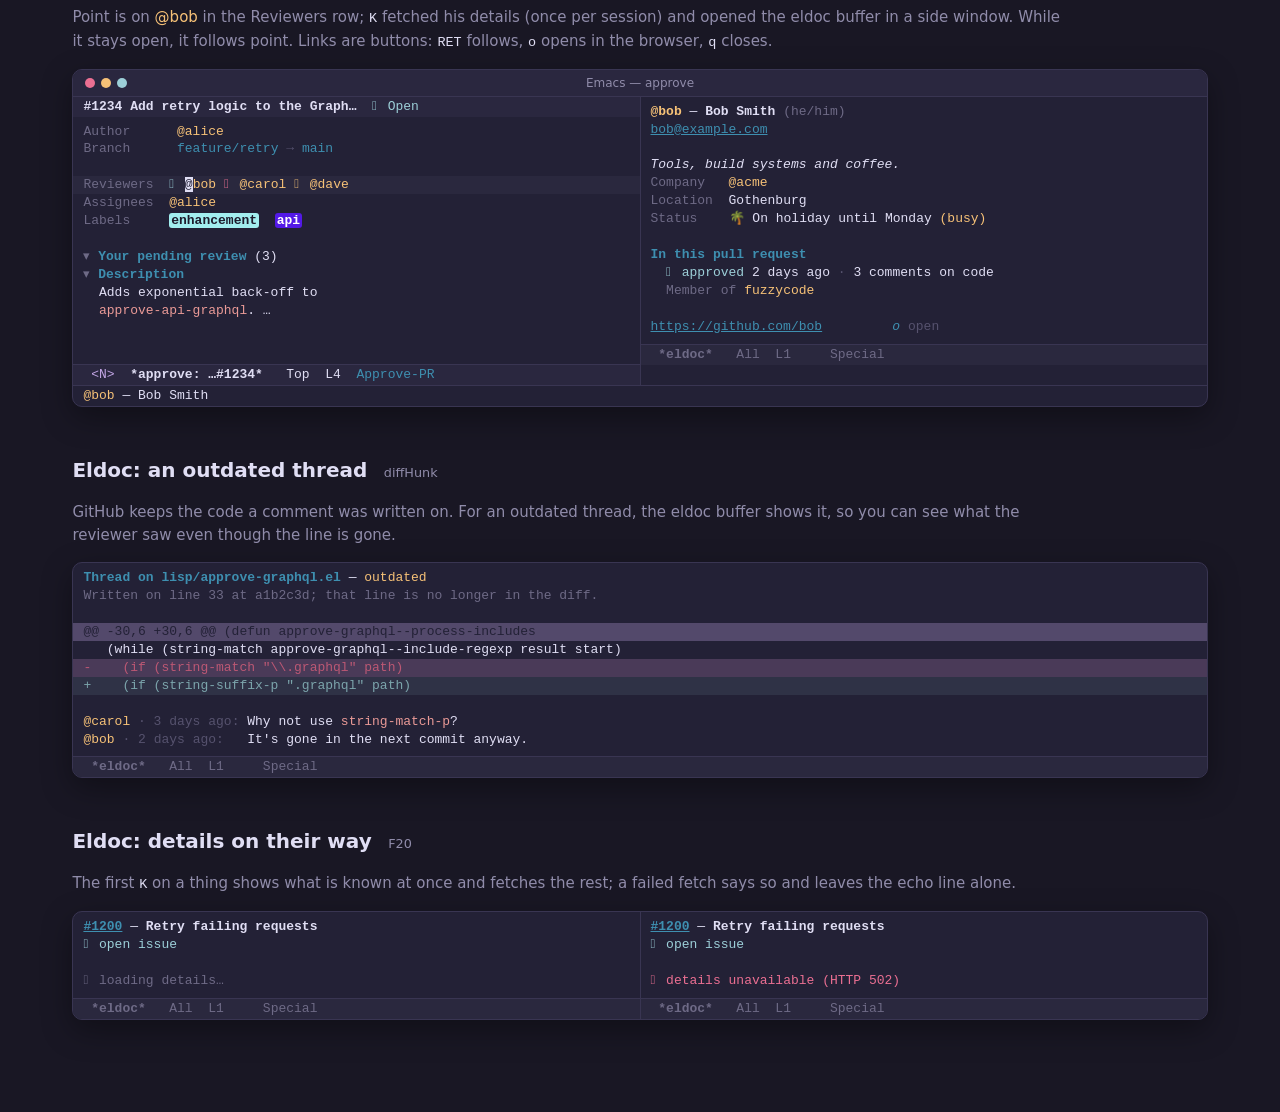
<file: docs/html/manage.html>
<!doctype html>
<html lang="en" data-theme="moon">
<head>
<meta charset="utf-8">
<meta name="viewport" content="width=device-width, initial-scale=1">
<title>Approve — managing and more</title>
<link rel="stylesheet" href="assets/approve.css">
<script src="assets/approve.js"></script>
</head>
<body>
<header class="top">
  <a class="brand" href="index.html">Approve</a>
  <nav>
    <a href="pr.html">PR buffer</a>
    <a href="review.html">Reviewing</a>
    <a href="find.html">Finding PRs</a>
    <a href="manage.html" aria-current="page">Managing &amp; more</a>
    <a href="clone.html">Your clone</a>
    <a href="flows.html">Flows</a>
    <a href="icons.html">Icons</a>
  </nav>
  <div class="toggles"><button id="theme-btn">Theme</button><button id="icons-btn">Icons</button></div>
</header>

<main>
<h1>Managing the PR, and more</h1>
<p class="lead">Metadata, merging, checks, re-reviewing after a push, the whole-file view, jumping around, and
eldoc.</p>

<ul class="toc">
  <li><a href="#labels">Labels picker</a></li>
  <li><a href="#title">Edit the title</a></li>
  <li><a href="#react">React</a></li>
  <li><a href="#merge">Merge / state menu</a></li>
  <li><a href="#checks">Checks expanded</a></li>
  <li><a href="#checks-groups">Checks in groups</a></li>
  <li><a href="#range">Re-review: review range</a></li>
  <li><a href="#file">Whole-file view</a></li>
  <li><a href="#jump">Jump menu</a></li>
  <li><a href="#filter">Filter the diff</a></li>
  <li><a href="#order">Order of the diff</a></li>
  <li><a href="#threads">Thread picker</a></li>
  <li><a href="#eldoc">Eldoc: echo area</a></li>
  <li><a href="#eldoc-buffer">Eldoc: the eldoc buffer</a></li>
  <li><a href="#eldoc-outdated">Eldoc: an outdated thread</a></li>
  <li><a href="#eldoc-loading">Eldoc: details on their way</a></li>
</ul>

<!-- ================================================================== -->
<section class="shot" id="labels">
<h2>Labels picker <span class="ref">l · F12 · completing-read-multiple</span></h2>
<p>The current labels are in the input already; removing one takes it away. Each candidate shows its colour and
description, ✓ on the pull request's. On commit, Approve sends only the difference: the labels added, then those
removed. Assignees, reviewers (GitHub's suggestions first) and the milestone work the same way.</p>
<div class="emacs">
<div class="win">
<div class="buf short">
<p class="cur"><span class="m">Labels</span>      <span class="lbl" style="background:#a2eeef;color:#1d1b2c">enhancement</span>  <span class="lbl" style="background:#5319e7;color:#fff">api</span></p>
<p><span class="m">Milestone</span>   v0.3</p>
</div>
<div class="ml off"> <span class="b">*approve: fuzzycode/approve#1234*</span>   Top  L7       Approve-PR</div>
</div>
<div class="mini">
<p><span class="m">4/9</span>  <span class="pi">Labels:</span> enhancement,api,<span class="cursor"> </span></p>
<p class="sel">  <span class="b">api</span>              <span class="ok">✓</span> <span style="background:#5319e7">    </span> <span class="m">Talking to GitHub</span></p>
<p>  bug                <span style="background:#d73a4a">    </span> <span class="m">Something isn't working</span></p>
<p>  documentation      <span style="background:#0075ca">    </span> <span class="m">Improvements or additions to documentation</span></p>
<p>  <span class="b">enhancement</span>      <span class="ok">✓</span> <span style="background:#a2eeef">    </span> <span class="m">New feature or request</span></p>
</div>
</div>
</section>

<!-- ================================================================== -->
<section class="shot" id="title">
<h2>Edit the title <span class="ref">t · F08</span></h2>
<p>Single-line input: only the first line is used. The description is edited the same way, in a whole buffer
(<code>d</code>, or <code>e</code> on it).</p>
<div class="emacs">
<div class="win">
<div class="hl"><span class="b">New title</span> <span class="d">· #1234 · single line</span>                                      <span class="k">C-c C-c</span> <span class="d">save ·</span> <span class="k">C-c C-k</span> <span class="d">abort</span></div>
<div class="buf">
<p>Add retry with exponential back-off to the GraphQL client<span class="cursor"> </span></p>
</div>
<div class="ml"> <span class="ir">&lt;I&gt;</span>  <span class="b">*approve-input: title #1234*</span>   All  L1    <span class="pi">Approve-Input</span></div>
</div>
</div>
</section>

<!-- ================================================================== -->
<section class="shot" id="react">
<h2>React <span class="ref">+ · F11</span></h2>
<p>On a comment, a review or the description. Choosing a reaction you already gave takes it back.</p>
<div class="emacs">
<div class="win">
<div class="mini">
<p><span class="pi">React to @bob’s comment:</span> <span class="cursor"> </span></p>
<p class="sel">  <i data-i="reaction-thumbs-up">👍</i>  thumbs up          <span class="ok">✓</span> <span class="m">you and 1 other</span></p>
<p>  <i data-i="reaction-thumbs-down">👎</i>  thumbs down</p>
<p>  <i data-i="reaction-laugh">😄</i>  laugh</p>
<p>  <i data-i="reaction-hooray">🎉</i>  hooray</p>
<p>  <i data-i="reaction-confused">😕</i>  confused</p>
<p>  <i data-i="reaction-heart">❤️</i>  heart</p>
<p>  <i data-i="reaction-rocket">🚀</i>  rocket               <span class="m">1 person</span></p>
<p>  <i data-i="reaction-eyes">👀</i>  eyes</p>
</div>
</div>
</div>
</section>

<!-- ================================================================== -->
<section class="shot" id="merge">
<h2>Merge / state menu <span class="ref">m · F13 · D42</span></h2>
<p>The title line is GitHub's merge box in one line: what stands in the way, and when nothing does. Only methods the repository allows are apt; each command is dimmed where it would refuse. <span class="k">m</span> and <span class="k">s</span> open the commit message, starting as GitHub's; <span class="k">C-u</span> takes GitHub's at once.</p>
<div class="emacs">
<div class="win stack">
<div class="win">
<div class="buf short">
<p><span class="m">Status</span>      <span class="ok"><i data-i="approved">✓</i> Approved</span> <span class="d">·</span> <span class="ok"><i data-i="check-success">✓</i> No conflicts</span> <span class="d">·</span> <span class="ok"><i data-i="check-success">✓</i> 9 of 9 checks passed</span></p>
</div>
<div class="ml off"> <span class="b">*approve: fuzzycode/approve#1234*</span>   Top  L10      Approve-PR</div>
</div>
<div class="tr">
<p><span class="kh">Merge #1234 into main</span>     <span class="ok"><i data-i="check-success">✓</i> no conflicts</span> <span class="d">·</span> <span class="ok"><i data-i="check-success">✓</i> checks</span> <span class="d">·</span> <span class="ok"><i data-i="approved">✓</i> 1 approval</span></p>
<p><span class="kh">Method</span>                     <span class="kh">Options</span>                          <span class="kh">State</span></p>
<p> <span class="k">m</span> Create merge commit      <span class="k">-d</span> Delete branch after merge     <span class="k">D</span> Convert to draft</p>
<p> <span class="k">s</span> Squash and merge                                          <span class="k">c</span> Close pull request</p>
<p> <span class="ina">r Rebase and merge</span>                                          <span class="k">u</span> Update branch</p>
<p>                                                              <span class="k">U</span> Rebase branch</p>
<p>                                                              <span class="ina">k Delete branch</span></p>
<p><span class="kh">When blocked</span></p>
<p> <span class="ina">a Enable auto-merge</span>        <span class="ina">x Disable auto-merge</span>             <span class="ina">Q Add to merge queue</span></p>
</div>
</div>
<div class="echo"></div>
</div>
<p>Blocked, the title line says why, and the methods are dimmed (unless you may bypass the rules); auto-merge is apt:</p>
<div class="emacs">
<div class="tr">
<p><span class="kh">Merge #1234 into main</span>     <span class="ok"><i data-i="check-success">✓</i> no conflicts</span> <span class="d">·</span> <span class="wa"><i data-i="check-pending">◐</i> 2 checks running</span> <span class="d">·</span> <span class="er"><i data-i="changes-requested">✗</i> 1 change requested</span></p>
<p> <span class="ina">m Create merge commit</span>     … <span class="d">(methods inapt)</span>                      <span class="k">u</span> Update branch</p>
<p> <span class="k">a</span> Enable auto-merge        <span class="ina">x Disable auto-merge</span>             <span class="ina">Q Add to merge queue</span></p>
</div>
</div>
<p><span class="k">s</span> on a mergeable pull request: the commit message, GitHub's to start with.</p>
<div class="emacs">
<div class="win">
<div class="hl"><span class="b">Squash and merge #1234 into main</span> <span class="d">· from feature/retry</span>                    <span class="k">C-c C-c</span> <span class="d">merge ·</span> <span class="k">C-c C-k</span> <span class="d">abort</span></div>
<div class="buf short">
<p>Add retry logic to the GraphQL client (#1234)</p>
<p></p>
<p>* Retry on 5xx responses</p>
<p></p>
<p>* Back off on secondary rate limits</p>
</div>
</div>
</div>
</section>

<!-- ================================================================== -->
<section class="shot" id="checks">
<h2>Checks expanded <span class="ref">F16</span></h2>
<p>Failing, running, passed, then skipped; required first in each. Contexts load lazily when the section opens, and again on each <span class="k">g</span>. The “… N more” line goes once it is expanded: its checks join the list.</p>
<div class="emacs">
<div class="win">
<div class="buf">
<div class="s">
<p class="hd"><span class="tog"></span> <span class="h">Checks</span> (11)                       <span class="wa"><i data-i="check-pending">◐</i></span> <span class="ok">7 passed</span> <span class="d">·</span> <span class="er">1 failed</span> <span class="d">·</span> <span class="wa">1 running</span> <span class="d">·</span> <span class="d">2 skipped</span></p>
<div class="sb">
<p class="cur">    <span class="er"><i data-i="check-failure">✗</i></span> CI / lint                        32s      <span class="m">required</span>  <span class="d">2 errors in approve-api.el</span></p>
<p>    <span class="wa"><i data-i="check-pending">◐</i></span> CI / test (macos-latest, 30.2)   <span class="wa">running</span>  <span class="m">required</span></p>
<p>    <span class="ok"><i data-i="check-success">✓</i></span> CI / test (ubuntu-latest, 29.4)  2m 10s   <span class="m">required</span></p>
<p>    <span class="ok"><i data-i="check-success">✓</i></span> CI / build                       1m 02s</p>
<p>    <span class="ok"><i data-i="check-success">✓</i></span> codecov/patch                                       <span class="d">85.2% of diff hit (+0.4%)</span></p>
<p>    <span class="ok"><i data-i="check-success">✓</i></span> CI / docs                        12s</p>
<p>    <span class="ok"><i data-i="check-success">✓</i></span> CI / package-lint                20s</p>
<p>    <span class="d">… 2 more passed, 2 skipped</span></p>
</div>
</div>
</div>
<div class="ml"> <span class="ir">&lt;N&gt;</span>  <span class="b">*approve: fuzzycode/approve#1234*</span>   18%  L31      <span class="pi">Approve-PR</span></div>
</div>
<div class="echo"><span class="b">CI / lint</span> — failure — “2 errors in approve-api.el” · required</div>
</div>
</section>

<!-- ================================================================== -->
<section class="shot" id="checks-groups">
<h2>Checks in groups <span class="ref">F16 · D57</span></h2>
<p>With <code>approve-checks-group-by</code> (here <code>workflow</code>), or <code>approve-checks-group-by-repository</code>
for some repositories, each group has a heading of its own: its title, its count and how its checks went. A group with a
failing or running check starts expanded, the others collapsed; failing groups come first, then by title, “Other” last.
A group lists all its checks, their names without the group's title; <span class="k">TAB</span> on a check folds its
group. Without a grouping the checks are one list, and its “… N more” line goes once it is expanded.</p>
<div class="emacs">
<div class="win">
<div class="buf">
<div class="s">
<p class="hd"><span class="tog"></span> <span class="h">Checks</span> (11)                       <span class="wa"><i data-i="check-pending">◐</i></span> <span class="ok">7 passed</span> <span class="d">·</span> <span class="er">1 failed</span> <span class="d">·</span> <span class="wa">1 running</span> <span class="d">·</span> <span class="d">2 skipped</span></p>
<div class="sb">
<div class="s">
<p class="hd">  <span class="tog"></span> <span class="b">CI</span> (7)                          <span class="er"><i data-i="check-failure">✗</i></span> <span class="ok">4 passed</span> <span class="d">·</span> <span class="er">1 failed</span> <span class="d">·</span> <span class="wa">1 running</span> <span class="d">·</span> <span class="d">1 skipped</span></p>
<div class="sb">
<p class="cur">      <span class="er"><i data-i="check-failure">✗</i></span> lint                        32s      <span class="m">required</span>  <span class="d">2 errors in approve-api.el</span></p>
<p>      <span class="wa"><i data-i="check-pending">◐</i></span> test (macos-latest, 30.2)   <span class="wa">running</span>  <span class="m">required</span></p>
<p>      <span class="ok"><i data-i="check-success">✓</i></span> test (ubuntu-latest, 29.4)  2m 10s   <span class="m">required</span></p>
<p>      <span class="ok"><i data-i="check-success">✓</i></span> build                       1m 02s</p>
<p>      <span class="ok"><i data-i="check-success">✓</i></span> docs                        12s</p>
<p>      <span class="ok"><i data-i="check-success">✓</i></span> package-lint                20s</p>
<p>      <span class="d"><i data-i="check-skipped">⊘</i></span> deploy                      <span class="d">skipped</span></p>
</div>
</div>
<div class="s closed">
<p class="hd">  <span class="tog"></span> <span class="b">codecov</span> (2)                                                        <span class="ok"><i data-i="check-success">✓</i></span> <span class="ok">2 passed</span></p>
<div class="sb">
<p>      <span class="ok"><i data-i="check-success">✓</i></span> patch                                         <span class="d">85.2% of diff hit (+0.4%)</span></p>
<p>      <span class="ok"><i data-i="check-success">✓</i></span> project                                       <span class="d">91.0% (+0.1%) compared to 4f2c1d9</span></p>
</div>
</div>
<div class="s closed">
<p class="hd">  <span class="tog"></span> <span class="b">Release</span> (2)                                            <span class="ok"><i data-i="check-success">✓</i></span> <span class="ok">1 passed</span> <span class="d">·</span> <span class="d">1 skipped</span></p>
<div class="sb">
<p>      <span class="ok"><i data-i="check-success">✓</i></span> package                     41s</p>
<p>      <span class="d"><i data-i="check-skipped">⊘</i></span> publish                     <span class="d">skipped</span></p>
</div>
</div>
</div>
</div>
</div>
<div class="ml"> <span class="ir">&lt;N&gt;</span>  <span class="b">*approve: fuzzycode/approve#1234*</span>   18%  L32      <span class="pi">Approve-PR</span></div>
</div>
<div class="echo"><span class="b">CI / lint</span> — failure — “2 errors in approve-api.el” · required</div>
</div>
</section>

<!-- ================================================================== -->
<section class="shot" id="range">
<h2>Re-review: review range <span class="ref">V · F14</span></h2>
<p>GitHub knows the commit you last reviewed. Approve marks newer commits and offers to show only their changes.
Lines that can't take comments in a range view are dimmed.</p>
<div class="emacs">
<div class="win stack">
<div class="win">
<div class="hl"><span class="t">#1234 Add retry logic to the GraphQL client</span> <span class="d">·</span> <span class="ir">2 new commits since your review — <span class="k">V l</span> to see only them</span>  <span class="ok"><i data-i="open">●</i> Open</span></div>
<div class="buf">
<div class="s">
<p class="hd"><span class="tog"></span> <span class="h">Commits (4)</span>                             <span class="m">showing: all changes ·</span> <span class="k">V</span> <span class="d">change</span></p>
<div class="sb">
<p>    <span class="m">a1b2c3d</span>  Add retry option      <span class="u">@alice</span>  <span class="d">3 days ago</span>   <span class="ok"><i data-i="check-success">✓</i></span></p>
<p>    <span class="m">b2c3d4e</span>  Fix typo              <span class="u">@alice</span>  <span class="d">3 days ago</span>   <span class="ok"><i data-i="check-success">✓</i></span>   <span class="d">← your review</span></p>
<p>  <span class="wa">┃</span> <span class="m">d4e5f6a</span>  Handle 502 responses  <span class="u">@alice</span>  <span class="d">1 day ago</span>    <span class="er"><i data-i="check-failure">✗</i></span>   <span class="wa">new</span></p>
<p>  <span class="wa">┃</span> <span class="m">e5f6a7b</span>  Add tests             <span class="u">@alice</span>  <span class="d">5 hours ago</span>  <span class="wa"><i data-i="check-pending">◐</i></span>   <span class="wa">new</span></p>
</div>
</div>
</div>
<div class="ml off"> <span class="b">*approve: fuzzycode/approve#1234*</span>   21%  L35      Approve-PR</div>
</div>
<div class="tr">
<p><span class="kh">Review range</span>                                      <span class="m">now: all changes</span></p>
<p> <span class="k">a</span> All changes                    <span class="m">main…e5f6a7b</span></p>
<p> <span class="k">l</span> Since my last review           <span class="m">b2c3d4e…e5f6a7b   2 commits</span></p>
<p> <span class="k">c</span> One commit…                    <span class="m">completing-read over commits</span></p>
<p> <span class="k">r</span> Range…                         <span class="m">pick first and last commit</span></p>
</div>
</div>
<div class="echo"></div>
</div>
<p>After <code>V l</code>, the diff heading says what it shows:</p>
<div class="emacs">
<div class="win">
<div class="buf">
<p><span class="tog"></span> <span class="h">Diff</span> <span class="ir">· since your last review (2 commits)</span> <span class="d">·</span> <span class="k">V a</span> <span class="d">all changes</span></p>
<p>  <span class="tog"></span> <span class="wa"><i data-i="dismissed">↻</i></span> <span class="wa"><i data-i="file-modified">~</i></span> <span class="fh">lisp/approve-api.el</span></p>
<p class="hunk">    ▾ @@ -88,6 +88,12 @@ (defun approve-api--handle-timeout (request-id</p>
<p class="add">       <span class="ln">    93</span>  +  (when (approve-api--retry-p request-id)</p>
<p class="add">       <span class="ln">    94</span>  +    (cl-return-from approve-api--handle-timeout</p>
<p class="del" style="opacity:.55">       <span class="ln">89    </span>  -  (message "timeout")                        <span class="d">← not commentable here</span></p>
</div>
</div>
</div>
</section>

<!-- ================================================================== -->
<section class="shot" id="file">
<h2>Whole-file view <span class="ref">RET on a file or a diff line · F (evil: gf) · F15 · D43</span></h2>
<p>The file at the PR head (the base for a removed line), fetched through the API (D36), in its own major mode, whose
hooks never run (D43). Fringe marks show changes; threads sit under their lines as in the diff: the line's speech
bubble counts them, and the line folds them (<code>TAB</code>); lines whose threads are all resolved start folded.
They are acted on here through their line: <code>r R e k +</code> take the line's threads, asking which one when
several fit; <code>RET</code> goes to the diff. <code>b</code> (evil: <code>gb</code>)
shows the other version.</p>
<div class="emacs">
<div class="tb">*approve-file: fuzzycode/approve lisp/approve-api.el @ e5f6a7b*</div>
<div class="win">
<div class="hl"><span class="b">head e5f6a7b</span> <span class="d">· 3 changes · 2 threads · 1 more in the diff ·</span> <span class="ok"><i data-i="viewed">✓</i> viewed</span>    <span class="k">n/p</span> <span class="d">change ·</span> <span class="k">] t</span> <span class="d">thread ·</span> <span class="k">b</span> <span class="d">base ·</span> <span class="k">c</span> <span class="d">comment ·</span> <span class="k">q</span> <span class="d">back</span></div>
<div class="buf">
<p>  <span class="ln"> 38</span> (<span class="kw">cl-defun</span> <span class="fn">approve-api-graphql</span> (query variables</p>
<p>  <span class="ln"> 39</span>                                 <span class="vr">&amp;key</span> callback error-callback</p>
<p>  <span class="ln"> 40</span>   (<span class="kw">let*</span> ((request-id (approve-api--generate-request-id))</p>
<p class="cur"><span class="fr-chg">▌</span> <span class="ln"> 41</span>          (timeout approve-api-timeout)</p>
<div class="s">
<p class="hd"><span class="fr-chg">▌</span> <span class="ln"> 42</span>          (retries approve-api-retries))                                       <i data-i="comment">💬</i> 2</p>
<div class="sb">
<p>        <span class="d">╭─</span> <span class="u">@bob</span> <span class="d">· 2 days ago ─────────────────────────────────────────────</span></p>
<p>        <span class="d">│</span> Should this be configurable per call?</p>
<p>        <span class="d">╰───────────────────────────────────────────────────────────────</span></p>
<p>        <span class="d">╭─</span> <span class="wa"><i data-i="pending-comment">✎</i> Pending</span> <span class="d">·</span> <span class="u">@fuzzycode</span> <span class="d">──────────────────────────────────────────</span></p>
<p>        <span class="d">│</span> Should <span class="code">retries</span> be part of the defgroup?</p>
<p>        <span class="d">╰───────────────────────────────────────────────────────────────</span></p>
</div>
</div>
<p>  <span class="ln"> 43</span>     (<span class="kw">when</span> progress-message</p>
<p><span class="fr-del">▸</span> <span class="ln"> 44</span>       (make-progress-reporter progress-message))</p>
<p>  <span class="ln"> 45</span>     <span class="cm">;; Remember the request so it can be cancelled.</span></p>
<p>  <span class="ln"> 46</span>     (puthash request-id (list <span class="vr">:timer</span> timer <span class="vr">:buffer</span> buffer)</p>
<p>  <span class="ln"> 47</span>              approve-api--pending-requests)</p>
<p>  <span class="ln"> 48</span>     (<span class="fn">apply</span> #'ghub-graphql query variables <span class="st">"…"</span>)))</p>
</div>
<div class="ml"> <span class="ir">&lt;N&gt;</span>  <span class="b">*approve-file: … approve-api.el @ e5f6a7b*</span>  9%  L41  <span class="pi">ELisp/l Approve</span></div>
</div>
<div class="echo"><span class="fn">approve-api-graphql</span> <span class="m">(which-function)</span></div>
</div>
<ul>
  <li>A bar <span class="fr-add">▌</span> on the lines this version has and the other hasn't, a small triangle
  <span class="fr-del">▸</span> at the top edge of the line where the other version has lines this one hasn't. The colour
  says what the pull request did: <span class="fr-add">added</span>, <span class="fr-del">removed</span>, or
  <span class="fr-chg">changed</span> (lines removed and others added in their place). In a terminal they are in the
  margin.</li>
  <li><code>n</code>/<code>p</code> (evil: <code>]c</code>/<code>[c</code>) move between changes, <code>]t</code>/<code>[t</code>
  between unresolved threads; <code>v</code> (evil: <code>x</code>) marks the file viewed; <code>?</code> opens the
  file view's dispatch.</li>
  <li><code>c</code> and <code>s</code> only work on lines that are part of the diff, as GitHub requires; elsewhere
  <code>c</code> says why.</li>
  <li>The view follows its PR buffer: a new commit on its side (after <code>g</code>) brings that version, on the same
  line.</li>
</ul>
</section>

<!-- ================================================================== -->
<section class="shot" id="jump">
<h2>Jump menu <span class="ref">j (evil: J) · F03</span></h2>
<div class="emacs">
<div class="tr">
<p><span class="kh">Jump to</span></p>
<p> <span class="k">d</span> Description   <span class="k">c</span> Conversation   <span class="k">k</span> Checks   <span class="k">m</span> Commits   <span class="k">f</span> Files   <span class="k">p</span> Pending review</p>
<p> <span class="k">u</span> Next unviewed file             <span class="k">U</span> Previous unviewed file      <span class="m">(8 left)</span></p>
<p> <span class="k">t</span> Next unresolved thread         <span class="k">T</span> Previous unresolved thread  <span class="m">(3 left)</span></p>
<p> <span class="k">n</span> Next new comment <span class="wa">(4 since your review)</span>     <span class="k">N</span> Previous new comment</p>
<p> <span class="k">/</span> File…</p>
<p> <span class="k">j</span> Thread…  <span class="m">(every thread of the PR, grouped by file)</span></p>
</div>
</div>
</section>

<!-- ================================================================== -->
<section class="shot" id="filter">
<h2>Filter the diff <span class="ref">= (evil: =) · D54</span></h2>
<p>A key for each filter of <code>approve-filters</code>: it turns the filter on or off, and the menu stays open for
the next. A filter that is on says what it keeps after its description. <code>&amp;</code> switches between the files
that pass every filter and those that pass one; <code>DEL</code> turns them all off.</p>
<div class="emacs">
<div class="win stack">
<div class="win">
<div class="buf short">
<p class="hd"><span class="tog"></span> <span class="h">Diff</span> (6 of 30)     <span class="d">filter:</span> <span class="ro">path ~ _test</span> <span class="d">and</span> <span class="ro">owned by @alice</span> <span class="d">·</span> 1/6 viewed <span class="d">·</span> <span class="wa">2 unresolved threads</span></p>
<p class="cur">  ▸ <i data-i="unviewed">·</i> <span class="wa"><i data-i="file-modified">~</i></span> <span class="fh">internal/config/config_test.go</span></p>
<p>  ▸ <i data-i="unviewed">·</i> <span class="wa"><i data-i="file-modified">~</i></span> <span class="fh">internal/engine/engine_test.go</span>                                               <i data-i="comment">💬</i> 1</p>
<p>  …</p>
</div>
<div class="ml off"> <span class="b">*approve: acme/rocket#202*</span>   58%  L210     Approve-PR</div>
</div>
<div class="tr">
<p><span class="kh">Filter and sort the diff</span>  <span class="d">6 of 30 files</span></p>
<p><span class="kh">Filters</span>                                        <span class="kh">Combine</span>                <span class="kh">Order</span></p>
<p> <span class="k">r</span> Path matching regexp… <span class="ro">(path ~ _test)</span>         <span class="k">&amp;</span> Combine <span class="d">[</span><span class="ro">and</span><span class="d">|or]</span>     <span class="k">s</span> Sort <span class="d">[</span><span class="ro">github</span><span class="d">|headers]</span></p>
<p> <span class="k">o</span> I am a code owner <span class="ro">(owned by @alice)</span>          <span class="k">DEL</span> Clear all filters</p>
<p> <span class="k">t</span> My team is a code owner</p>
</div>
</div>
<div class="echo">Diff: 6 of 30 files</div>
</div>
<ul>
  <li>A filter is <code>(KEY DESCRIPTION FUNCTION)</code>. FUNCTION runs when the filter is turned on: it may ask (the
  regexp) or wait for data (the CODEOWNERS file of the base branch, the teams you are in) and returns the predicate
  on a changed file. <code>approve-filter-register</code> adds one.</li>
  <li>The diff and the file list draw only the files that pass; the heading counts them of all, names the filters,
  and counts the viewed files, unresolved threads and new comments of those files alone. With none passing:
  <span class="d">No file passes the filter ·</span> <span class="k">=</span> <span class="d">change it</span>.</li>
  <li><code>]u</code> <code>]t</code> <code>j n</code> go through the files shown; <code>j /</code> and <code>j j</code> offer them
  and their threads. The filters stay on across <code>g</code>, until turned off or the buffer is killed.</li>
</ul>
</section>

<!-- ================================================================== -->
<section class="shot" id="order">
<h2>Order of the diff <span class="ref">= s (evil: = s) · D58</span></h2>
<p>GitHub lists the files by path, <code>parser.cpp</code> before <code>parser.h</code>. <code>s</code> in the filter menu
puts them in the next order of <code>approve-diff-orders</code>, and the menu stays open: <code>github</code>, by path, or
<code>headers</code>, a header before the sources of its name.</p>
<div class="emacs">
<div class="win stack">
<div class="win">
<div class="buf short">
<p class="hd"><span class="tog"></span> <span class="h">Diff</span> (30)                              <span class="d">order:</span> <span class="ro">headers</span> <span class="d">·</span> 3/30 viewed <span class="d">·</span> <span class="wa">2 unresolved threads</span></p>
<p class="cur">  ▸ <i data-i="unviewed">·</i> <span class="wa"><i data-i="file-modified">~</i></span> <span class="fh">src/engine/parser.h</span></p>
<p>  ▸ <i data-i="unviewed">·</i> <span class="wa"><i data-i="file-modified">~</i></span> <span class="fh">src/engine/parser.cpp</span>                                                        <i data-i="comment">💬</i> 1</p>
<p>  ▸ <i data-i="unviewed">·</i> <span class="ok"><i data-i="file-added">+</i></span> <span class="fh">src/engine/parser_test.cpp</span></p>
<p>  ▸ <span class="d"><i data-i="viewed">✓</i></span> <span class="wa"><i data-i="file-modified">~</i></span> <span class="fh">src/engine/widget.h</span></p>
<p>  ▸ <i data-i="unviewed">·</i> <span class="wa"><i data-i="file-modified">~</i></span> <span class="fh">src/engine/widget.cpp</span></p>
<p>  …</p>
</div>
<div class="ml off"> <span class="b">*approve: acme/rocket#202*</span>   58%  L210     Approve-PR</div>
</div>
</div>
<div class="echo">Diff: Headers before their sources</div>
</div>
<ul>
  <li>An order is <code>(NAME DESCRIPTION KEY)</code>. KEY is nil for GitHub's order, or a function of a changed file
  that returns its sort key: a number, a string or a list of them. Files with equal keys keep GitHub's order.
  <code>approve-diff-order-register</code> adds one; <code>approve-diff-order-set</code> picks one by name.</li>
  <li><code>headers</code> pairs the files of one directory whose names differ only by their extension, in the order of
  <code>approve-diff-order-extensions</code> (<code>.h</code> before <code>.cpp</code>); the others keep their order.</li>
  <li>A buffer starts in <code>approve-diff-order</code> (<code>github</code>) and keeps its order across <code>g</code>. The
  heading names an order that isn't that one. The file list, <code>j /</code>, the thread picker and the feedback mode's
  next file go by it.</li>
</ul>
</section>

<!-- ================================================================== -->
<section class="shot" id="threads">
<h2>Thread picker <span class="ref">j j (evil: J j) · C-c ' j in a clone · D52</span></h2>
<p>Every thread of the pull request, grouped by file: the file at point first, then the diff's order. In a file, the
open threads by line, then the resolved and outdated ones, dimmed. Typing a path narrows to its file; as vertico
shows it:</p>
<div class="emacs">
<div class="mini">
<p><span class="pi">Thread:</span> <span class="cursor"> </span></p>
<p> <span class="kh">internal/parser/parser.go</span></p>
<p class="sel">   <span class="b">15</span>       <span class="u">@bob</span>: Why a map here? A slice keeps the order.             <span class="m">3 comments ·</span> <span class="wa">1 new</span></p>
<p>   <span class="b">131</span>      <span class="u">@carol</span>: Cap the table: it grows with every request.        <span class="er">asks for changes</span></p>
<p class="d">   -52      @alice: Who builds the request now?                        resolved</p>
<p class="d">   61       @bob: Why quiet? Nothing sets it.                          outdated</p>
<p> <span class="kh">internal/store/migrations.go</span></p>
<p>   <span class="b">file</span>     <span class="u">@dave</span>: Please add a down migration.                        <span class="m">pending</span></p>
</div>
</div>
<ul>
  <li>In the PR buffer the thread opens in the diff. In a file of your clone (<code>C-c ' j</code>) it opens at its
  line in the clone, in this file or another, its folds opened and the thread unfolded; a file the clone hasn't
  shows it in the PR buffer.</li>
  <li>The mark is set where point was; in evil, <code>C-o</code> comes back.</li>
</ul>
</section>

<!-- ================================================================== -->
<section class="shot" id="eldoc">
<h2>Eldoc: echo area <span class="ref">D27 · F20 · ui.org › Eldoc</span></h2>
<p>Extended information comes in two tiers from one eldoc function. As point rests on a thing, the echo area shows
one line built from data already loaded, so it never waits for the network. <code>K</code> shows everything in the
eldoc buffer (next).</p>
<div class="emacs">
<div class="win">
<div class="echo" style="border-top:none"><span class="u">@fuzzycode</span> — Björn Larsson</div>
<div class="echo"><span class="u">@fuzzycode/core</span> — team <span class="d">·</span> <span class="k">K</span> <span class="d">for its members</span></div>
<div class="echo"><span class="lbl" style="background:#a2eeef;color:#1d1b2c">enhancement</span> — New feature or request</div>
<div class="echo"><span class="m">d4e5f6a</span> — Handle 502 responses — <span class="u">@alice</span> · 2026-11-07 14:02 · <span class="ok"><i data-i="check-success">✓</i> checks</span></div>
<div class="echo"><span class="link">#1200</span> — Retry failing requests — <span class="ok"><i data-i="issue">◉</i> open issue</span></div>
<div class="echo"><span class="b">lint</span> — <span class="er"><i data-i="check-failure">✗</i> failure</span> — “3 files would be reformatted” · required</div>
<div class="echo"><span class="fh">lisp/approve-api.el</span> — modified <span class="ok">+120</span> <span class="er">−30</span> — <span class="ok"><i data-i="viewed">✓</i> viewed</span> · <i data-i="comment">💬</i> 2 threads</div>
<div class="echo">thread — <span class="wa">outdated (was line 33)</span> — 2 comments · <span class="k">K</span> shows the original code</div>
<div class="echo"><i data-i="reaction-thumbs-up">👍</i> 3 — you and 2 others <span class="d">·</span> <i data-i="reaction-hooray">🎉</i> 1</div>
<div class="echo"><span class="d">2 days ago</span> — 2026-11-06 09:12</div>
</div>
</div>
<p>The echo line shows only what is already loaded (D29): a public email, a team's name and members, and who reacted come with <code>K</code>.</p>
</section>

<section class="shot" id="eldoc-buffer">
<h2>Eldoc: the eldoc buffer <span class="ref">K · eldoc-doc-buffer</span></h2>
<p>Point is on <span class="u">@bob</span> in the Reviewers row; <code>K</code> fetched his details (once per session)
and opened the eldoc buffer in a side window. While it stays open, it follows point. Links are buttons:
<code>RET</code> follows, <code>o</code> opens in the browser, <code>q</code> closes.</p>
<div class="emacs">
<div class="tb">Emacs — approve</div>
<div class="split">
<div class="win">
<div class="hl"><span class="t">#1234 Add retry logic to the Graph…</span>  <span class="ok"><i data-i="open">●</i> Open</span></div>
<div class="buf">
<p><span class="m">Author</span>      <span class="u">@alice</span></p>
<p><span class="m">Branch</span>      <span class="pi">feature/retry</span> <span class="d">→</span> <span class="pi">main</span></p>
<p></p>
<p class="cur"><span class="m">Reviewers</span>  <span class="ok"><i data-i="approved">✓</i></span> <span class="u"><span class="cursor">@</span>bob</span> <span class="er"><i data-i="changes-requested">✗</i></span> <span class="u">@carol</span> <span class="wa"><i data-i="requested">○</i></span> <span class="u">@dave</span></p>
<p><span class="m">Assignees</span>  <span class="u">@alice</span></p>
<p><span class="m">Labels</span>     <span class="lbl" style="background:#a2eeef;color:#1d1b2c">enhancement</span>  <span class="lbl" style="background:#5319e7;color:#fff">api</span></p>
<p></p>
<p><span class="tog"></span> <span class="h">Your pending review</span> (3)</p>
<p><span class="tog"></span> <span class="h">Description</span></p>
<p>  Adds exponential back-off to</p>
<p>  <span class="code">approve-api-graphql</span>. …</p>
<p></p>
<p></p>
</div>
<div class="ml"> <span class="ir">&lt;N&gt;</span>  <span class="b">*approve: …#1234*</span>   Top  L4  <span class="pi">Approve-PR</span></div>
</div>
<div class="win">
<div class="buf">
<p><span class="u b">@bob</span> — <span class="b">Bob Smith</span> <span class="m">(he/him)</span></p>
<p><span class="link">bob@example.com</span></p>
<p></p>
<p><span class="it">Tools, build systems and coffee.</span></p>
<p><span class="m">Company </span>  <span class="u">@acme</span></p>
<p><span class="m">Location</span>  Gothenburg</p>
<p><span class="m">Status  </span>  🌴 On holiday until Monday <span class="wa">(busy)</span></p>
<p></p>
<p><span class="h">In this pull request</span></p>
<p>  <span class="ok"><i data-i="approved">✓</i> approved</span> 2 days ago <span class="d">·</span> 3 comments on code</p>
<p>  <span class="m">Member of</span> <span class="u">fuzzycode</span></p>
<p></p>
<p><span class="link">https://github.com/bob</span>         <span class="k">o</span> <span class="d">open</span></p>
</div>
<div class="ml off"> <span class="b">*eldoc*</span>   All  L1     Special</div>
</div>
</div>
<div class="echo"><span class="u">@bob</span> — Bob Smith</div>
</div>
</section>

<section class="shot" id="eldoc-outdated">
<h2>Eldoc: an outdated thread <span class="ref">diffHunk</span></h2>
<p>GitHub keeps the code a comment was written on. For an outdated thread, the eldoc buffer shows it, so you can see
what the reviewer saw even though the line is gone.</p>
<div class="emacs">
<div class="win">
<div class="buf">
<p><span class="h">Thread on lisp/approve-graphql.el</span> — <span class="wa">outdated</span></p>
<p><span class="m">Written on line 33 at</span> <span class="m">a1b2c3d</span><span class="m">; that line is no longer in the diff.</span></p>
<p></p>
<p class="hunk">@@ -30,6 +30,6 @@ (defun approve-graphql--process-includes</p>
<p>   (while (string-match approve-graphql--include-regexp result start)</p>
<p class="del">-    (if (string-match "\\.graphql" path)</p>
<p class="add">+    (if (string-suffix-p ".graphql" path)</p>
<p></p>
<p><span class="u">@carol</span> <span class="d">· 3 days ago:</span> Why not use <span class="code">string-match-p</span>?</p>
<p><span class="u">@bob</span> <span class="d">· 2 days ago:</span>   It's gone in the next commit anyway.</p>
</div>
<div class="ml off"> <span class="b">*eldoc*</span>   All  L1     Special</div>
</div>
</div>
</section>

<section class="shot" id="eldoc-loading">
<h2>Eldoc: details on their way <span class="ref">F20</span></h2>
<p>The first <code>K</code> on a thing shows what is known at once and fetches the rest; a failed fetch says so and
leaves the echo line alone.</p>
<div class="emacs">
<div class="split">
<div class="win">
<div class="buf">
<p><span class="link b">#1200</span> — <span class="b">Retry failing requests</span></p>
<p><span class="ok"><i data-i="issue">◉</i> open issue</span></p>
<p></p>
<p><span class="m"><i data-i="loading">⟳</i> loading details…</span></p>
</div>
<div class="ml off"> <span class="b">*eldoc*</span>   All  L1     Special</div>
</div>
<div class="win">
<div class="buf">
<p><span class="link b">#1200</span> — <span class="b">Retry failing requests</span></p>
<p><span class="ok"><i data-i="issue">◉</i> open issue</span></p>
<p></p>
<p><span class="er"><i data-i="error">✗</i> details unavailable (HTTP 502)</span></p>
</div>
<div class="ml off"> <span class="b">*eldoc*</span>   All  L1     Special</div>
</div>
</div>
</div>
</section>
</main>
</body>
</html>
</file>
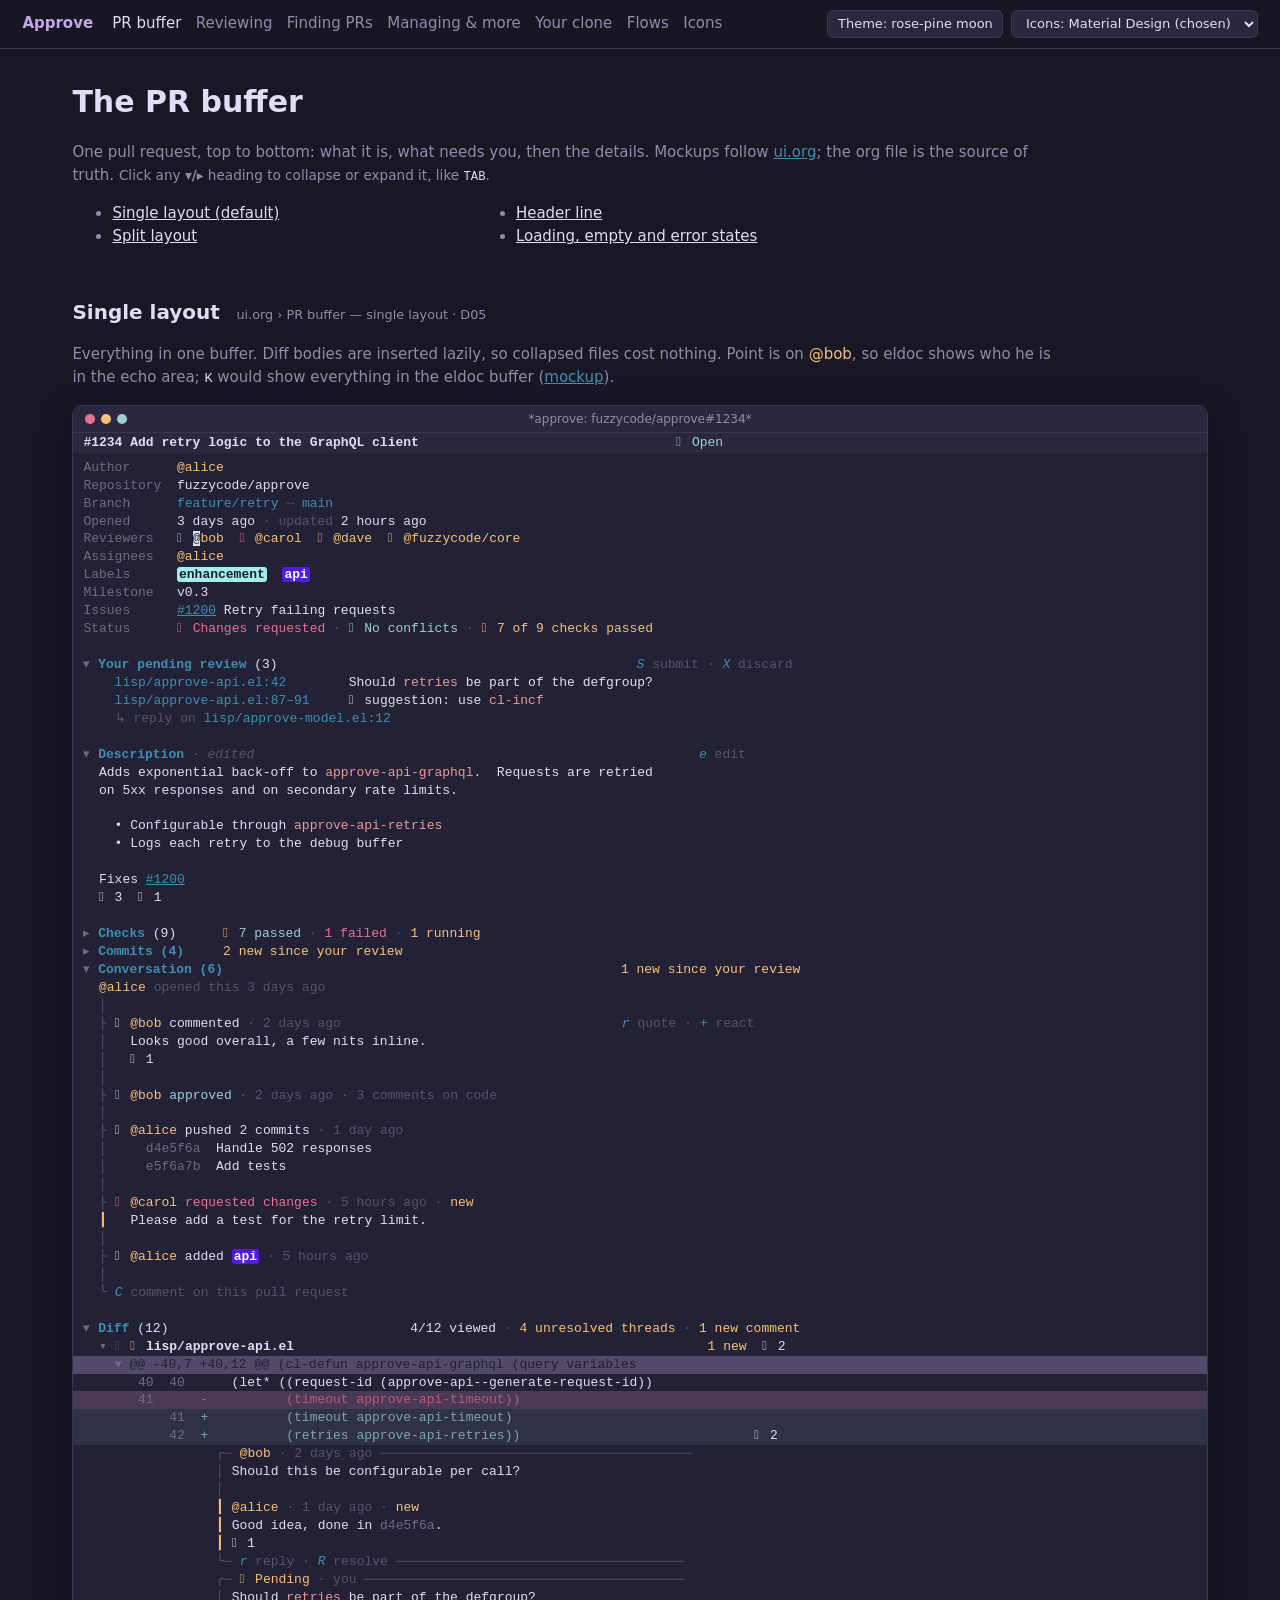
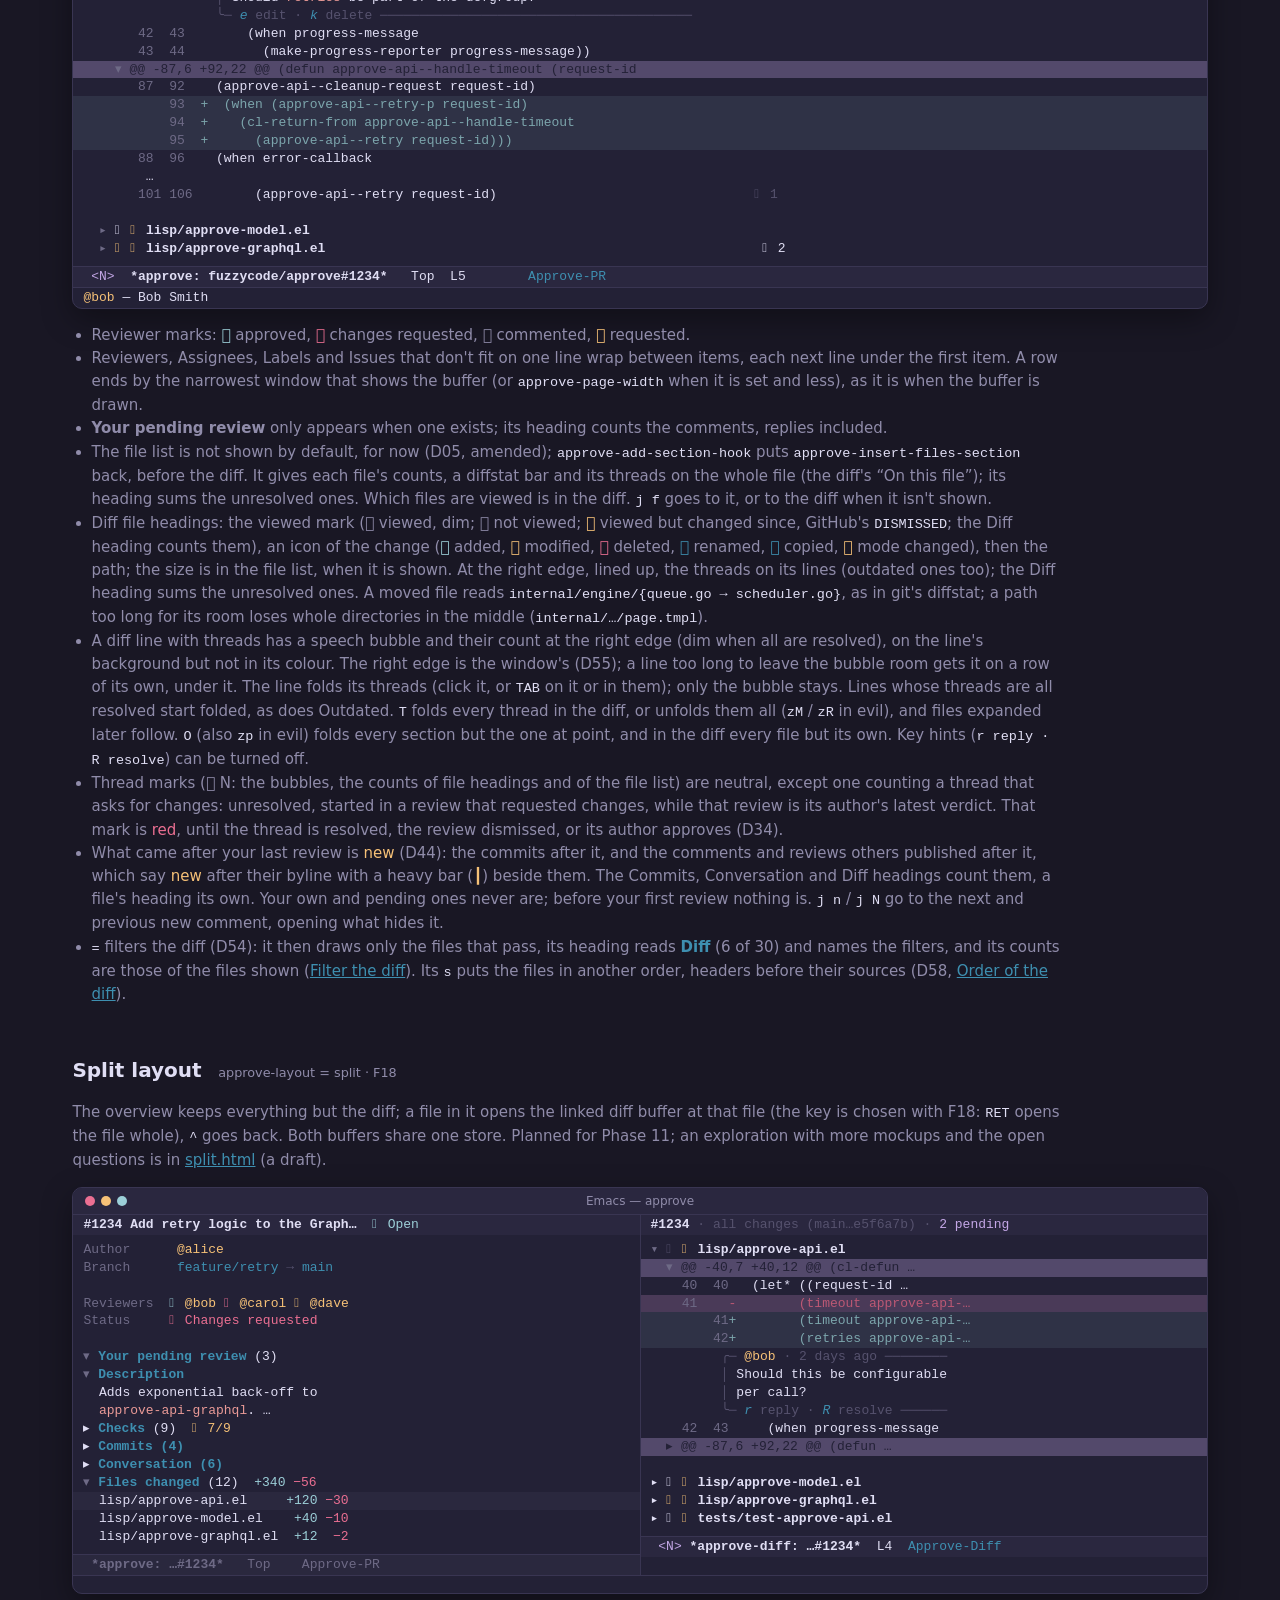
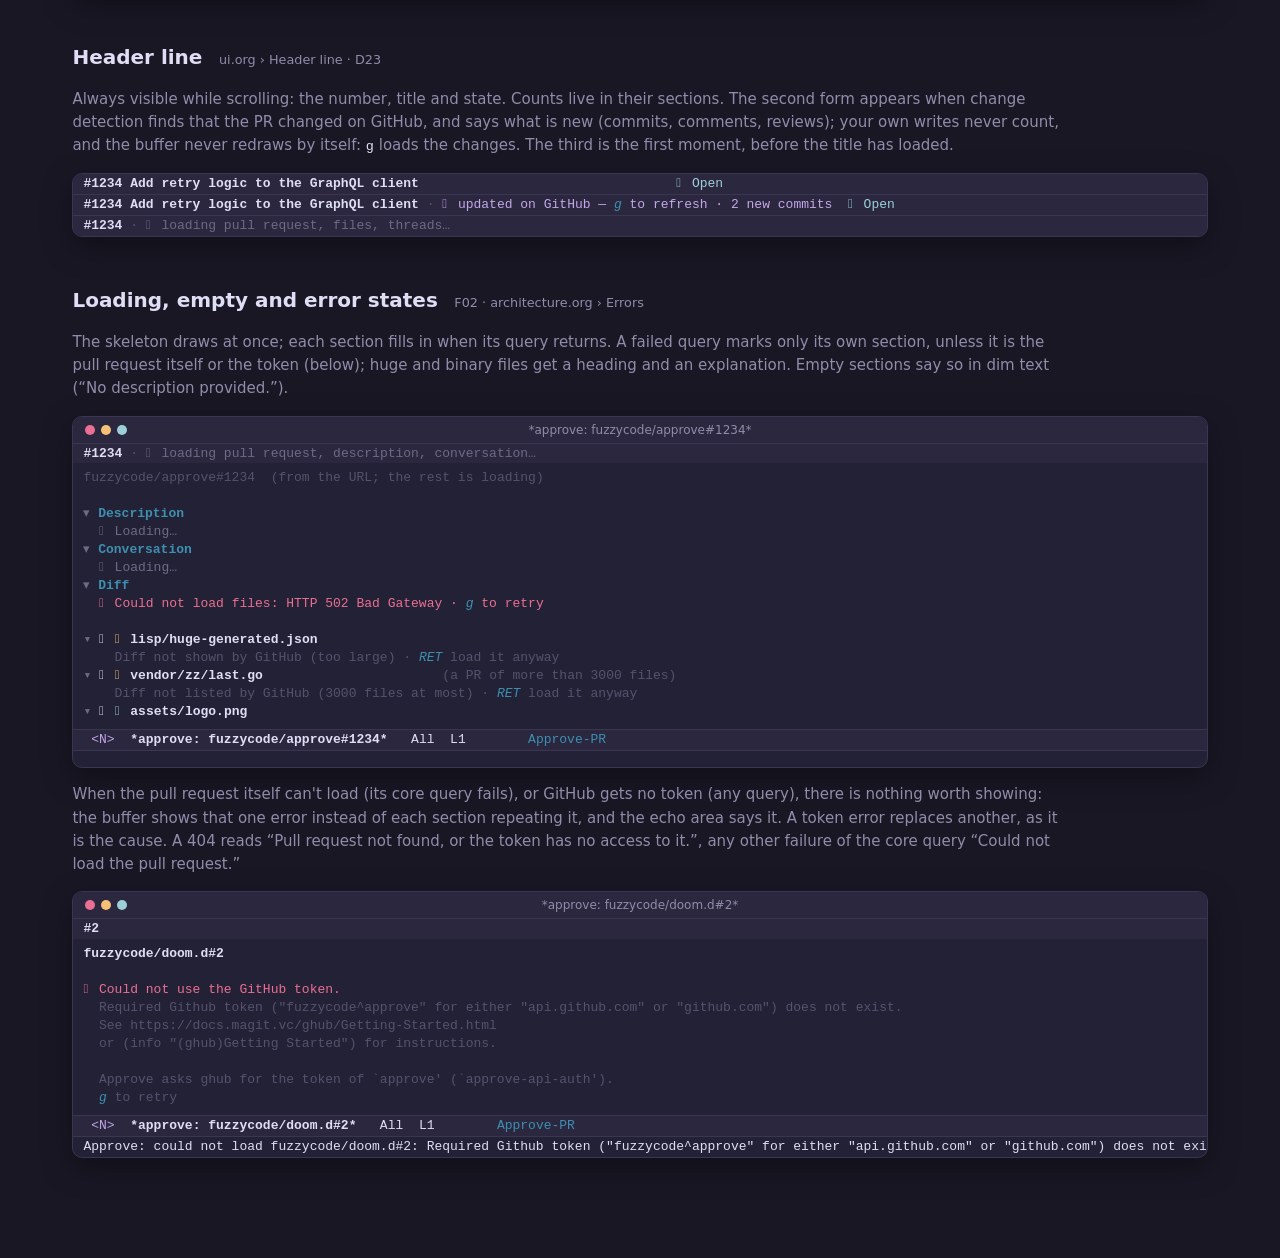
<file: docs/html/pr.html>
<!doctype html>
<html lang="en" data-theme="moon">
<head>
<meta charset="utf-8">
<meta name="viewport" content="width=device-width, initial-scale=1">
<title>Approve — the PR buffer</title>
<link rel="stylesheet" href="assets/approve.css">
<script src="assets/approve.js"></script>
</head>
<body>
<header class="top">
  <a class="brand" href="index.html">Approve</a>
  <nav>
    <a href="pr.html" aria-current="page">PR buffer</a>
    <a href="review.html">Reviewing</a>
    <a href="find.html">Finding PRs</a>
    <a href="manage.html">Managing &amp; more</a>
    <a href="clone.html">Your clone</a>
    <a href="flows.html">Flows</a>
    <a href="icons.html">Icons</a>
  </nav>
  <div class="toggles"><button id="theme-btn">Theme</button><button id="icons-btn">Icons</button></div>
</header>

<main>
<h1>The PR buffer</h1>
<p class="lead">One pull request, top to bottom: what it is, what needs you, then the details.
Mockups follow <a href="../ui.org">ui.org</a>; the org file is the source of truth.
<span class="hint-click">Click any <b>▾/▸</b> heading to collapse or expand it, like <code>TAB</code>.</span></p>

<ul class="toc">
  <li><a href="#single">Single layout (default)</a></li>
  <li><a href="#split">Split layout</a></li>
  <li><a href="#header-line">Header line</a></li>
  <li><a href="#states">Loading, empty and error states</a></li>
</ul>

<!-- ================================================================== -->
<section class="shot" id="single">
<h2>Single layout <span class="ref">ui.org › PR buffer — single layout · D05</span></h2>
<p>Everything in one buffer. Diff bodies are inserted lazily, so collapsed files cost nothing.
Point is on <span class="u">@bob</span>, so eldoc shows who he is in the echo area; <code>K</code> would show
everything in the eldoc buffer (<a href="manage.html#eldoc-buffer">mockup</a>).</p>

<div class="emacs">
<div class="tb">*approve: fuzzycode/approve#1234*</div>
<div class="win">
<div class="hl"><span class="t">#1234 Add retry logic to the GraphQL client</span>                                 <span class="ok"><i data-i="open">●</i> Open</span></div>
<div class="buf">
<p><span class="m">Author</span>      <span class="u">@alice</span></p>
<p><span class="m">Repository</span>  fuzzycode/approve</p>
<p><span class="m">Branch</span>      <span class="pi">feature/retry</span> <span class="d">→</span> <span class="pi">main</span></p>
<p><span class="m">Opened</span>      3 days ago <span class="d">· updated</span> 2 hours ago</p>
<p><span class="m">Reviewers</span>   <span class="ok"><i data-i="approved">✓</i></span> <span class="u"><span class="cursor">@</span>bob</span>  <span class="er"><i data-i="changes-requested">✗</i></span> <span class="u">@carol</span>  <span class="wa"><i data-i="requested">○</i></span> <span class="u">@dave</span>  <span class="wa"><i data-i="requested">○</i></span> <span class="u">@fuzzycode/core</span></p>
<p><span class="m">Assignees</span>   <span class="u">@alice</span></p>
<p><span class="m">Labels</span>      <span class="lbl" style="background:#a2eeef;color:#1d1b2c">enhancement</span>  <span class="lbl" style="background:#5319e7;color:#fff">api</span></p>
<p><span class="m">Milestone</span>   v0.3</p>
<p><span class="m">Issues</span>      <span class="link">#1200</span> Retry failing requests</p>
<p><span class="m">Status</span>      <span class="er"><i data-i="changes-requested">✗</i> Changes requested</span> <span class="d">·</span> <span class="ok"><i data-i="check-success">✓</i> No conflicts</span> <span class="d">·</span> <span class="wa"><i data-i="check-pending">◐</i> 7 of 9 checks passed</span></p>
<p></p>

<div class="s">
<p class="hd"><span class="tog"></span> <span class="h">Your pending review</span> (3)                                              <span class="k">S</span> <span class="d">submit ·</span> <span class="k">X</span> <span class="d">discard</span></p>
<div class="sb">
<p>    <span class="pi">lisp/approve-api.el:42</span>        Should <span class="code">retries</span> be part of the defgroup?</p>
<p>    <span class="pi">lisp/approve-api.el:87–91</span>     <i data-i="pending-comment">✎</i> suggestion: use <span class="code">cl-incf</span></p>
<p>    <span class="d">↳ reply on</span> <span class="pi">lisp/approve-model.el:12</span></p>
</div>
</div>
<p></p>

<div class="s">
<p class="hd"><span class="tog"></span> <span class="h">Description</span> <span class="d">·</span> <span class="d it">edited</span>                                                         <span class="k">e</span> <span class="d">edit</span></p>
<div class="sb">
<p>  Adds exponential back-off to <span class="code">approve-api-graphql</span>.  Requests are retried</p>
<p>  on 5xx responses and on secondary rate limits.</p>
<p></p>
<p>    • Configurable through <span class="code">approve-api-retries</span></p>
<p>    • Logs each retry to the debug buffer</p>
<p></p>
<p>  Fixes <span class="link">#1200</span></p>
<p>  <i data-i="reaction-thumbs-up">👍</i> 3  <i data-i="reaction-hooray">🎉</i> 1</p>
</div>
</div>
<p></p>

<div class="s closed">
<p class="hd"><span class="tog"></span> <span class="h">Checks</span> (9)      <span class="wa"><i data-i="check-pending">◐</i></span> <span class="ok">7 passed</span> <span class="d">·</span> <span class="er">1 failed</span> <span class="d">·</span> <span class="wa">1 running</span></p>
<div class="sb">
<p>    <span class="er"><i data-i="check-failure">✗</i></span> lint                                  32s      <span class="m">required</span>      <span class="k">RET</span> <span class="d">details</span> <i data-i="external">↗</i></p>
<p>    <span class="wa"><i data-i="check-pending">◐</i></span> test (macos-latest, 30.2)             <span class="wa">running</span>  <span class="m">required</span></p>
<p>    <span class="ok"><i data-i="check-success">✓</i></span> test (ubuntu-latest, 29.4)            2m 10s   <span class="m">required</span></p>
<p>    <span class="ok"><i data-i="check-success">✓</i></span> build                                 1m 02s</p>
<p>    <span class="d">…  5 more passed</span></p>
</div>
</div>
<div class="s closed">
<p class="hd"><span class="tog"></span> <span class="h">Commits (4)</span>     <span class="wa">2 new since your review</span></p>
<div class="sb">
<p>    <span class="m">a1b2c3d</span>  Add retry option      <span class="u">@alice</span>  <span class="d">3 days ago</span>   <span class="ok"><i data-i="check-success">✓</i></span></p>
<p>    <span class="m">b2c3d4e</span>  Fix typo              <span class="u">@alice</span>  <span class="d">3 days ago</span>   <span class="ok"><i data-i="check-success">✓</i></span>   <span class="d">← your review</span></p>
<p>  <span class="wa">┃</span> <span class="m">d4e5f6a</span>  Handle 502 responses  <span class="u">@alice</span>  <span class="d">1 day ago</span>    <span class="er"><i data-i="check-failure">✗</i></span>   <span class="wa">new</span></p>
<p>  <span class="wa">┃</span> <span class="m">e5f6a7b</span>  Add tests             <span class="u">@alice</span>  <span class="d">5 hours ago</span>  <span class="wa"><i data-i="check-pending">◐</i></span>   <span class="wa">new</span></p>
</div>
</div>

<div class="s">
<p class="hd"><span class="tog"></span> <span class="h">Conversation (6)</span>                                                   <span class="wa">1 new since your review</span></p>
<div class="sb">
<p>  <span class="u">@alice</span> <span class="d">opened this 3 days ago</span></p>
<p>  <span class="d">│</span></p>
<p>  <span class="d">├</span> <i data-i="commented">💬</i> <span class="u">@bob</span> commented <span class="d">· 2 days ago</span>                                    <span class="k">r</span> <span class="d">quote ·</span> <span class="k">+</span> <span class="d">react</span></p>
<p>  <span class="d">│</span>   Looks good overall, a few nits inline.</p>
<p>  <span class="d">│</span>   <i data-i="reaction-thumbs-up">👍</i> 1</p>
<p>  <span class="d">│</span></p>
<p>  <span class="d">├</span> <span class="ok"><i data-i="approved">✓</i></span> <span class="u">@bob</span> <span class="ok">approved</span> <span class="d">· 2 days ago · 3 comments on code</span></p>
<p>  <span class="d">│</span></p>
<p>  <span class="d">├</span> <i data-i="push">↑</i> <span class="u">@alice</span> pushed 2 commits <span class="d">· 1 day ago</span></p>
<p>  <span class="d">│</span>     <span class="m">d4e5f6a</span>  Handle 502 responses</p>
<p>  <span class="d">│</span>     <span class="m">e5f6a7b</span>  Add tests</p>
<p>  <span class="d">│</span></p>
<p>  <span class="d">├</span> <span class="er"><i data-i="changes-requested">✗</i></span> <span class="u">@carol</span> <span class="er">requested changes</span> <span class="d">· 5 hours ago ·</span> <span class="wa">new</span></p>
<p>  <span class="wa">┃</span>   Please add a test for the retry limit.</p>
<p>  <span class="d">│</span></p>
<p>  <span class="d">├</span> <i data-i="label">🏷</i> <span class="u">@alice</span> added <span class="lbl" style="background:#5319e7;color:#fff">api</span> <span class="d">· 5 hours ago</span></p>
<p>  <span class="d">│</span></p>
<p>  <span class="d">╰</span> <span class="k">C</span> <span class="d">comment on this pull request</span></p>
</div>
</div>
<p></p>

<div class="s">
<p class="hd"><span class="tog"></span> <span class="h">Diff</span> (12)                               4/12 viewed <span class="d">·</span> <span class="wa">4 unresolved threads</span> <span class="d">·</span> <span class="wa">1 new comment</span></p>
<div class="sb">

<div class="s">
<p class="hd">  <span class="tog"></span> <span class="d"><i data-i="viewed">✓</i></span> <span class="wa"><i data-i="file-modified">~</i></span> <span class="fh">lisp/approve-api.el</span>                                                     <span class="wa">1 new</span>  <i data-i="comment">💬</i> 2</p>
<div class="sb">
<div class="s">
<p class="hd hunk">    <span class="tog"></span> @@ -40,7 +40,12 @@ (cl-defun approve-api-graphql (query variables</p>
<div class="sb">
<p>       <span class="ln">40  40</span>      (let* ((request-id (approve-api--generate-request-id))</p>
<p class="del">       <span class="ln">41    </span>  -          (timeout approve-api-timeout))</p>
<p class="add">       <span class="ln">    41</span>  +          (timeout approve-api-timeout)</p>
<div class="s">
<p class="hd add">       <span class="ln">    42</span>  +          (retries approve-api-retries))                              <span class="bubble"><i data-i="comment">💬</i> 2</span></p>
<div class="sb">
<p>                 <span class="d">╭─</span> <span class="u">@bob</span> <span class="d">· 2 days ago ────────────────────────────────────────</span></p>
<p>                 <span class="d">│</span> Should this be configurable per call?</p>
<p>                 <span class="d">│</span></p>
<p>                 <span class="wa">┃</span> <span class="u">@alice</span> <span class="d">· 1 day ago ·</span> <span class="wa">new</span></p>
<p>                 <span class="wa">┃</span> Good idea, done in <span class="m">d4e5f6a</span>.</p>
<p>                 <span class="wa">┃</span> <i data-i="reaction-thumbs-up">👍</i> 1</p>
<p>                 <span class="d">╰─</span> <span class="k">r</span> <span class="d">reply ·</span> <span class="k">R</span> <span class="d">resolve ─────────────────────────────────────</span></p>
<p>                 <span class="d">╭─</span> <span class="wa"><i data-i="pending-comment">✎</i> Pending</span> <span class="d">· you ─────────────────────────────────────────</span></p>
<p>                 <span class="d">│</span> Should <span class="code">retries</span> be part of the defgroup?</p>
<p>                 <span class="d">╰─</span> <span class="k">e</span> <span class="d">edit ·</span> <span class="k">k</span> <span class="d">delete ────────────────────────────────────────</span></p>
</div>
</div>
<p>       <span class="ln">42  43</span>        (when progress-message</p>
<p>       <span class="ln">43  44</span>          (make-progress-reporter progress-message))</p>
</div>
</div>
<div class="s">
<p class="hd hunk">    <span class="tog"></span> @@ -87,6 +92,22 @@ (defun approve-api--handle-timeout (request-id</p>
<div class="sb">
<p>       <span class="ln">87  92</span>    (approve-api--cleanup-request request-id)</p>
<p class="add">       <span class="ln">    93</span>  +  (when (approve-api--retry-p request-id)</p>
<p class="add">       <span class="ln">    94</span>  +    (cl-return-from approve-api--handle-timeout</p>
<p class="add">       <span class="ln">    95</span>  +      (approve-api--retry request-id)))</p>
<p>       <span class="ln">88  96</span>    (when error-callback</p>
<p>        …</p>
<div class="s closed">
<p class="hd">       <span class="ln">101 106</span>        (approve-api--retry request-id)                                 <span class="d"><i data-i="comment">💬</i> 1</span></p>
<div class="sb">
<p>                 <span class="d">╭─ @dave · 1 day ago · resolved by @alice ─────────────────────</span></p>
<p>                 <span class="d">│ Typo: "recieve".</span></p>
<p>                 <span class="d">╰─</span> <span class="k">R</span> <span class="d">unresolve ──────────────────────────────────────────────</span></p>
</div>
</div>
</div>
</div>
</div>
</div>
<p></p>

<div class="s closed">
<p class="hd">  <span class="tog"></span> <i data-i="unviewed">·</i> <span class="wa"><i data-i="file-modified">~</i></span> <span class="fh">lisp/approve-model.el</span></p>
<div class="sb">
<div class="s">
<p class="hd hunk">    <span class="tog"></span> @@ -12,6 +12,9 @@ (defvar-local approve-model--store nil</p>
<div class="sb">
<p>       <span class="ln">12  12</span>    "Buffer-local normalized data store."</p>
<p class="add">       <span class="ln">    13</span>  +(defvar-local approve-model--extra nil</p>
<p class="add">       <span class="ln">    14</span>  +  "Data without node ids, keyed by name.")</p>
</div>
</div>
</div>
</div>

<div class="s closed">
<p class="hd">  <span class="tog"></span> <span class="wa"><i data-i="dismissed">↻</i></span> <span class="wa"><i data-i="file-modified">~</i></span> <span class="fh">lisp/approve-graphql.el</span>                                                        <i data-i="comment">💬</i> 2</p>
<div class="sb">
<div class="s">
<p class="hd">    <span class="tog"></span> <span class="h">On this file (1)</span></p>
<div class="sb">
<p>        <span class="d">╭─</span> <span class="u">@dave</span> <span class="d">· 1 day ago ────────────────────────────────────────────</span></p>
<p>        <span class="d">│</span> Could this file be split in two?</p>
<p>        <span class="d">╰─</span> <span class="k">r</span> <span class="d">reply ·</span> <span class="k">R</span> <span class="d">resolve ───────────────────────────────────────────</span></p>
</div>
</div>
<div class="s closed">
<p class="hd">    <span class="tog"></span> <span class="h">Outdated (2)</span>                         <span class="d">threads on lines no longer in the diff</span></p>
<div class="sb">
<p>        <span class="wa">outdated</span> <span class="d">·</span> <span class="u">@carol</span> <span class="d">on line 33:</span> Why not use <span class="code">string-match-p</span>?</p>
<p>        <span class="wa">outdated</span> <span class="d">·</span> <span class="u">@bob</span> <span class="d">on line 58:</span> Nit: docstring.</p>
</div>
</div>
</div>
</div>

</div>
</div>
</div>
<div class="ml"> <span class="ir">&lt;N&gt;</span>  <span class="b">*approve: fuzzycode/approve#1234*</span>   Top  L5        <span class="pi">Approve-PR</span></div>
</div>
<div class="echo"><span class="u">@bob</span> — Bob Smith</div>
</div>

<ul>
  <li>Reviewer marks: <span class="ok"><i data-i="approved">✓</i></span> approved, <span class="er"><i data-i="changes-requested">✗</i></span> changes requested, <i data-i="commented">💬</i> commented, <span class="wa"><i data-i="requested">○</i></span> requested.</li>
  <li>Reviewers, Assignees, Labels and Issues that don't fit on one line wrap between items, each next line under the
    first item. A row ends by the narrowest window that shows the buffer (or <code>approve-page-width</code> when it is
    set and less), as it is when the buffer is drawn.</li>
  <li><b>Your pending review</b> only appears when one exists; its heading counts the comments, replies included.</li>
  <li>The file list is not shown by default, for now (D05, amended); <code>approve-add-section-hook</code> puts
    <code>approve-insert-files-section</code> back, before the diff. It gives each file's counts, a diffstat bar and its
    threads on the whole file (the diff's “On this file”); its heading sums the unresolved ones. Which files are viewed
    is in the diff. <code>j f</code> goes to it, or to the diff when it isn't shown.</li>
  <li>Diff file headings: the viewed mark (<i data-i="viewed">✓</i> viewed, dim; <i data-i="unviewed">·</i> not viewed;
    <span class="wa"><i data-i="dismissed">↻</i></span> viewed but changed since, GitHub's <code>DISMISSED</code>; the Diff heading counts
    them), an icon of the change (<span class="ok"><i data-i="file-added">+</i></span> added,
    <span class="wa"><i data-i="file-modified">~</i></span> modified, <span class="er"><i data-i="file-deleted">−</i></span> deleted,
    <span class="pi"><i data-i="file-renamed">→</i></span> renamed, <span class="pi"><i data-i="file-copied">⧉</i></span> copied,
    <span class="wa"><i data-i="file-changed">⚙</i></span> mode changed), then the path; the size is in the file list, when it is shown. At the right edge, lined up, the threads on its lines
    (outdated ones too); the Diff heading sums the unresolved ones. A moved file reads
    <code>internal/engine/{queue.go → scheduler.go}</code>, as in git's diffstat; a path too long for its room loses whole
    directories in the middle (<code>internal/…/page.tmpl</code>).</li>
  <li>A diff line with threads has a speech bubble and their count at the right edge (dim when all are resolved), on the
    line's background but not in its colour. The right edge is the window's (D55); a line too long to leave the bubble
    room gets it on a row of its own, under it. The line folds its threads (click it, or <code>TAB</code> on it or in
    them); only the bubble stays. Lines whose threads are
    all resolved start folded, as does Outdated. <code>T</code> folds every thread in the diff, or unfolds them all (<code>zM</code> / <code>zR</code> in evil),
    and files expanded later follow. <code>O</code> (also <code>zp</code> in evil) folds every section but the one at point, and in the
    diff every file but its own. Key hints (<code>r reply · R resolve</code>) can be turned off.</li>
  <li>Thread marks (<i data-i="comment">💬</i> N: the bubbles, the counts of file headings and of the file list) are neutral,
    except one counting a thread that asks for changes: unresolved, started in a review that requested changes, while
    that review is its author's latest verdict. That mark is <span class="er">red</span>, until the thread is resolved, the review
    dismissed, or its author approves (D34).</li>
  <li>What came after your last review is <span class="wa">new</span> (D44): the commits after it, and the comments and reviews
    others published after it, which say <span class="wa">new</span> after their byline with a heavy bar
    (<span class="wa">┃</span>) beside them. The Commits, Conversation and Diff headings count them, a file's heading its own.
    Your own and pending ones never are; before your first review nothing is. <code>j n</code> / <code>j N</code> go to the
    next and previous new comment, opening what hides it.</li>
  <li><code>=</code> filters the diff (D54): it then draws only the files that pass, its heading reads
    <span class="h">Diff</span> (6 of 30) and names the filters, and its counts are those of the files shown
    (<a href="manage.html#filter">Filter the diff</a>). Its <code>s</code> puts the files in another order, headers before
    their sources (D58, <a href="manage.html#order">Order of the diff</a>).</li>
</ul>
</section>

<!-- ================================================================== -->
<section class="shot" id="split">
<h2>Split layout <span class="ref">approve-layout = split · F18</span></h2>
<p>The overview keeps everything but the diff; a file in it opens the linked diff buffer at that file (the key is
chosen with F18: <code>RET</code> opens the file whole),
<code>^</code> goes back. Both buffers share one store. Planned for Phase 11; an exploration with more mockups and
the open questions is in <a href="split.html">split.html</a> (a draft).</p>

<div class="emacs">
<div class="tb">Emacs — approve</div>
<div class="split">
<div class="win">
<div class="hl"><span class="t">#1234 Add retry logic to the Graph…</span>  <span class="ok"><i data-i="open">●</i> Open</span></div>
<div class="buf">
<p><span class="m">Author</span>      <span class="u">@alice</span></p>
<p><span class="m">Branch</span>      <span class="pi">feature/retry</span> <span class="d">→</span> <span class="pi">main</span></p>
<p></p>
<p><span class="m">Reviewers</span>  <span class="ok"><i data-i="approved">✓</i></span> <span class="u">@bob</span> <span class="er"><i data-i="changes-requested">✗</i></span> <span class="u">@carol</span> <span class="wa"><i data-i="requested">○</i></span> <span class="u">@dave</span></p>
<p><span class="m">Status</span>     <span class="er"><i data-i="changes-requested">✗</i> Changes requested</span></p>
<p></p>
<p><span class="tog"></span> <span class="h">Your pending review</span> (3)</p>
<p><span class="tog"></span> <span class="h">Description</span></p>
<p>  Adds exponential back-off to</p>
<p>  <span class="code">approve-api-graphql</span>. …</p>
<p>▸ <span class="h">Checks</span> (9)  <span class="wa"><i data-i="check-pending">◐</i> 7/9</span></p>
<p>▸ <span class="h">Commits (4)</span></p>
<p>▸ <span class="h">Conversation (6)</span></p>
<p><span class="tog"></span> <span class="h">Files changed</span> (12)  <span class="ok">+340</span> <span class="er">−56</span></p>
<p class="cur">  lisp/approve-api.el     <span class="ok">+120</span> <span class="er">−30</span></p>
<p>  lisp/approve-model.el    <span class="ok">+40</span> <span class="er">−10</span></p>
<p>  lisp/approve-graphql.el  <span class="ok">+12</span>  <span class="er">−2</span></p>
</div>
<div class="ml off"> <span class="b">*approve: …#1234*</span>   Top    Approve-PR</div>
</div>
<div class="win">
<div class="hl"><span class="b">#1234</span> <span class="d">· all changes (main…e5f6a7b) ·</span> <span class="ir">2 pending</span></div>
<div class="buf">
<p><span class="tog"></span> <span class="d"><i data-i="viewed">✓</i></span> <span class="wa"><i data-i="file-modified">~</i></span> <span class="fh">lisp/approve-api.el</span></p>
<p class="hunk">  <span class="tog"></span> @@ -40,7 +40,12 @@ (cl-defun …</p>
<p>    <span class="ln">40  40</span>   (let* ((request-id …</p>
<p class="del">    <span class="ln">41    </span>-        (timeout approve-api-…</p>
<p class="add">    <span class="ln">    41</span>+        (timeout approve-api-…</p>
<p class="add">    <span class="ln">    42</span>+        (retries approve-api-…</p>
<p>         <span class="d">╭─</span> <span class="u">@bob</span> <span class="d">· 2 days ago ────────</span></p>
<p>         <span class="d">│</span> Should this be configurable</p>
<p>         <span class="d">│</span> per call?</p>
<p>         <span class="d">╰─</span> <span class="k">r</span> <span class="d">reply ·</span> <span class="k">R</span> <span class="d">resolve ──────</span></p>
<p>    <span class="ln">42  43</span>     (when progress-message</p>
<p class="hunk">  ▸ @@ -87,6 +92,22 @@ (defun …</p>
<p></p>
<p>▸ <i data-i="unviewed">·</i> <span class="wa"><i data-i="file-modified">~</i></span> <span class="fh">lisp/approve-model.el</span></p>
<p>▸ <span class="wa"><i data-i="dismissed">↻</i></span> <span class="wa"><i data-i="file-modified">~</i></span> <span class="fh">lisp/approve-graphql.el</span></p>
<p>▸ <i data-i="unviewed">·</i> <span class="wa"><i data-i="file-modified">~</i></span> <span class="fh">tests/test-approve-api.el</span></p>
</div>
<div class="ml"> <span class="ir">&lt;N&gt;</span> <span class="b">*approve-diff: …#1234*</span>  L4  <span class="pi">Approve-Diff</span></div>
</div>
</div>
<div class="echo"></div>
</div>
</section>

<!-- ================================================================== -->
<section class="shot" id="header-line">
<h2>Header line <span class="ref">ui.org › Header line · D23</span></h2>
<p>Always visible while scrolling: the number, title and state. Counts live in their sections. The second form
appears when change detection finds that the PR changed on GitHub, and says what is new (commits, comments,
reviews); your own writes never count, and the buffer never redraws by itself: <code>g</code> loads the changes. The
third is the first moment, before the title has loaded.</p>
<div class="emacs">
<div class="win stack">
<div class="hl"><span class="t">#1234 Add retry logic to the GraphQL client</span>                                 <span class="ok"><i data-i="open">●</i> Open</span></div>
<div class="hl" style="border-top:1px solid var(--overlay)"><span class="t">#1234 Add retry logic to the GraphQL client</span> <span class="d">·</span> <span class="ir"><i data-i="loading">⟳</i> updated on GitHub — <span class="k">g</span> to refresh · 2 new commits</span>  <span class="ok"><i data-i="open">●</i> Open</span></div>
<div class="hl" style="border-top:1px solid var(--overlay)"><span class="t">#1234</span> <span class="d">·</span> <span class="m"><i data-i="loading">⟳</i> loading pull request, files, threads…</span></div>
</div>
</div>
</section>

<!-- ================================================================== -->
<section class="shot" id="states">
<h2>Loading, empty and error states <span class="ref">F02 · architecture.org › Errors</span></h2>
<p>The skeleton draws at once; each section fills in when its query returns. A failed query marks only its own
section, unless it is the pull request itself or the token (below); huge and binary files get a heading and an explanation. Empty sections say so in dim text
(“No description provided.”).</p>
<div class="emacs">
<div class="tb">*approve: fuzzycode/approve#1234*</div>
<div class="win">
<div class="hl"><span class="t">#1234</span> <span class="d">·</span> <span class="m"><i data-i="loading">⟳</i> loading pull request, description, conversation…</span></div>
<div class="buf">
<p><span class="d">fuzzycode/approve#1234</span>  <span class="d">(from the URL; the rest is loading)</span></p>
<p></p>
<p><span class="tog"></span> <span class="h">Description</span></p>
<p>  <span class="m"><i data-i="loading">⟳</i> Loading…</span></p>
<p><span class="tog"></span> <span class="h">Conversation</span></p>
<p>  <span class="m"><i data-i="loading">⟳</i> Loading…</span></p>
<p><span class="tog"></span> <span class="h">Diff</span></p>
<p>  <span class="er"><i data-i="error">✗</i> Could not load files: HTTP 502 Bad Gateway ·</span> <span class="k">g</span> <span class="er">to retry</span></p>
<p></p>
<p><span class="tog"></span> <i data-i="unviewed">·</i> <span class="wa"><i data-i="file-modified">~</i></span> <span class="fh">lisp/huge-generated.json</span></p>
<p>    <span class="d">Diff not shown by GitHub (too large) ·</span> <span class="k">RET</span> <span class="d">load it anyway</span></p>
<p><span class="tog"></span> <i data-i="unviewed">·</i> <span class="wa"><i data-i="file-modified">~</i></span> <span class="fh">vendor/zz/last.go</span>                       <span class="d">(a PR of more than 3000 files)</span></p>
<p>    <span class="d">Diff not listed by GitHub (3000 files at most) ·</span> <span class="k">RET</span> <span class="d">load it anyway</span></p>
<p><span class="tog"></span> <i data-i="unviewed">·</i> <span class="ok"><i data-i="file-added">+</i></span> <span class="fh">assets/logo.png</span></p>
</div>
<div class="ml"> <span class="ir">&lt;N&gt;</span>  <span class="b">*approve: fuzzycode/approve#1234*</span>   All  L1        <span class="pi">Approve-PR</span></div>
</div>
<div class="echo"></div>
</div>
<p>When the pull request itself can't load (its core query fails), or GitHub gets no token (any query), there is
nothing worth showing: the buffer shows that one error instead of each section repeating it, and the echo area says
it. A token error replaces another, as it is the cause. A 404 reads “Pull request not found, or the token has no
access to it.”, any other failure of the core query “Could not load the pull request.”</p>
<div class="emacs">
<div class="tb">*approve: fuzzycode/doom.d#2*</div>
<div class="win">
<div class="hl"><span class="t">#2</span></div>
<div class="buf">
<p><span class="t">fuzzycode/doom.d#2</span></p>
<p></p>
<p><span class="er"><i data-i="error">✗</i> Could not use the GitHub token.</span></p>
<p>  <span class="d">Required Github token ("fuzzycode^approve" for either "api.github.com" or "github.com") does not exist.</span></p>
<p>  <span class="d">See https://docs.magit.vc/ghub/Getting-Started.html</span></p>
<p>  <span class="d">or (info "(ghub)Getting Started") for instructions.</span></p>
<p></p>
<p>  <span class="d">Approve asks ghub for the token of `approve' (`approve-api-auth').</span></p>
<p>  <span class="k">g</span> <span class="d">to retry</span></p>
</div>
<div class="ml"> <span class="ir">&lt;N&gt;</span>  <span class="b">*approve: fuzzycode/doom.d#2*</span>   All  L1        <span class="pi">Approve-PR</span></div>
</div>
<div class="echo">Approve: could not load fuzzycode/doom.d#2: Required Github token ("fuzzycode^approve" for either "api.github.com" or "github.com") does not exist.</div>
</div>
</section>
</main>
</body>
</html>
</file>
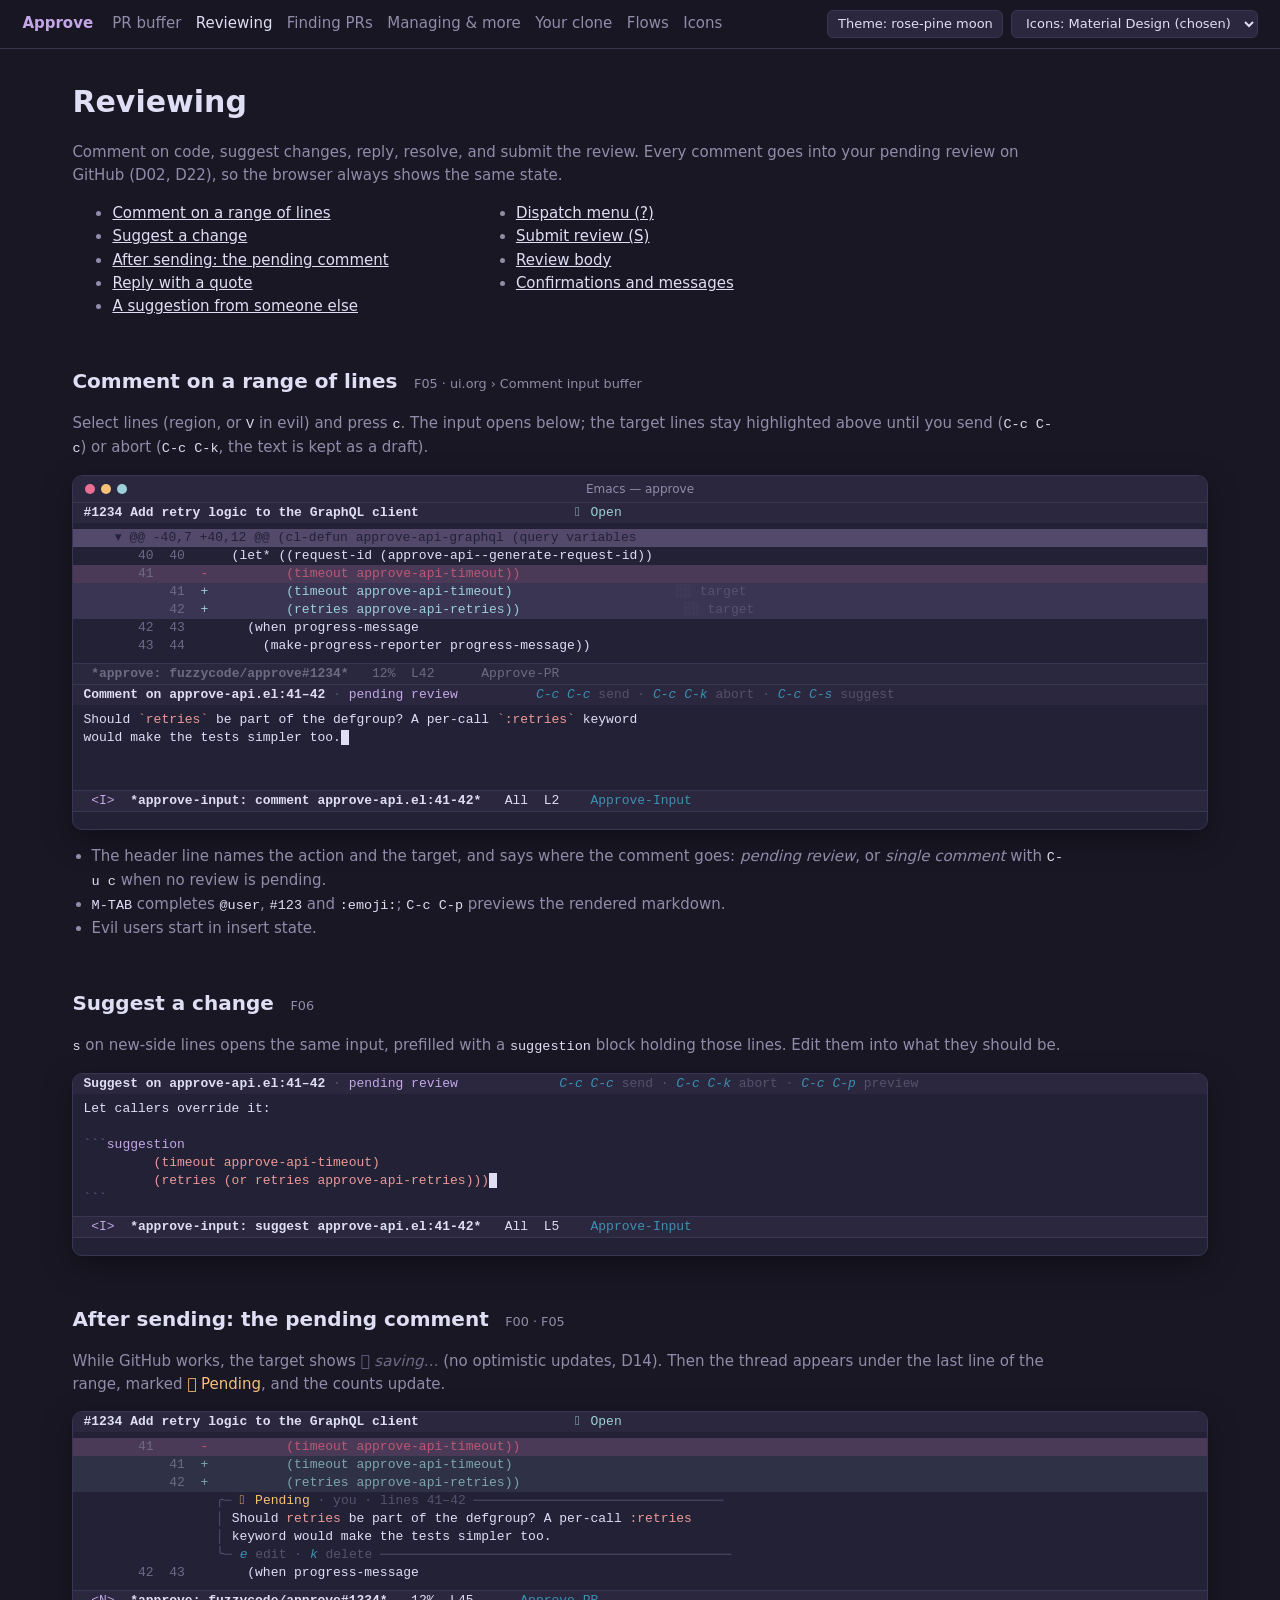
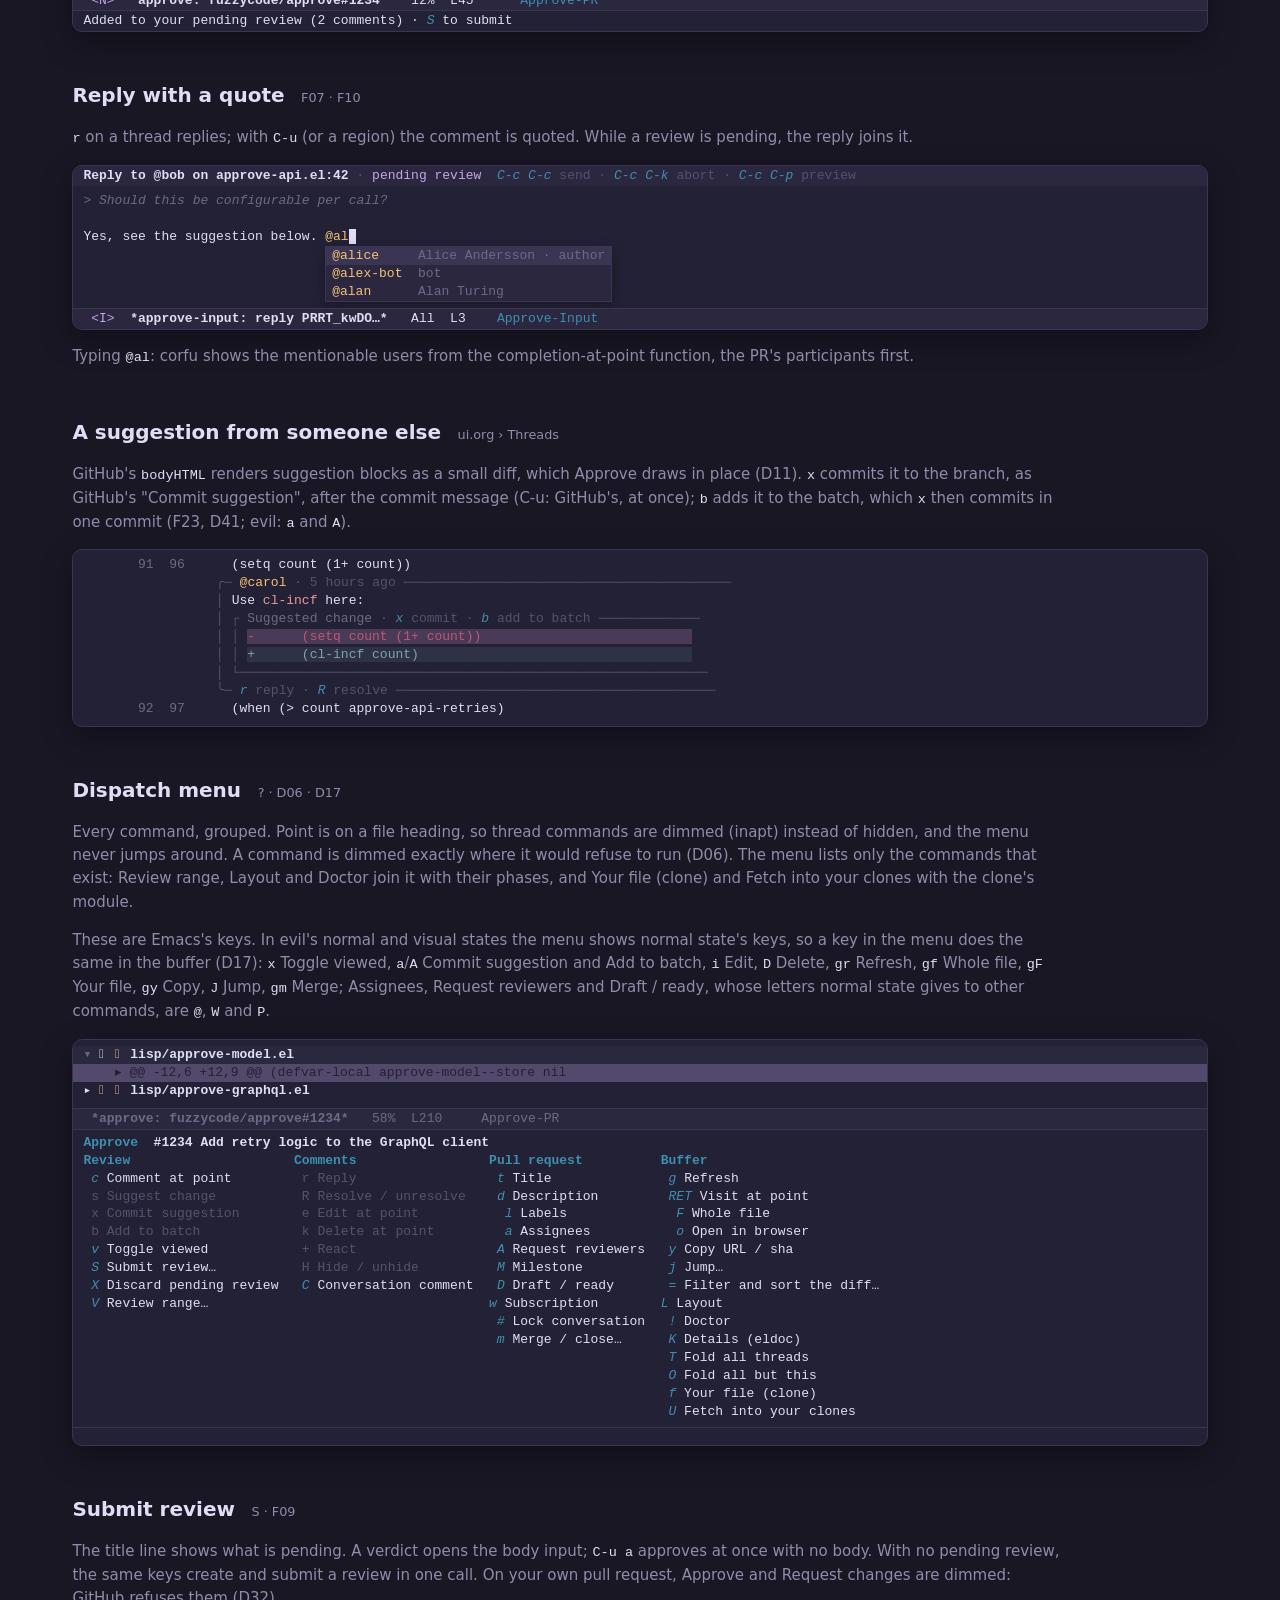
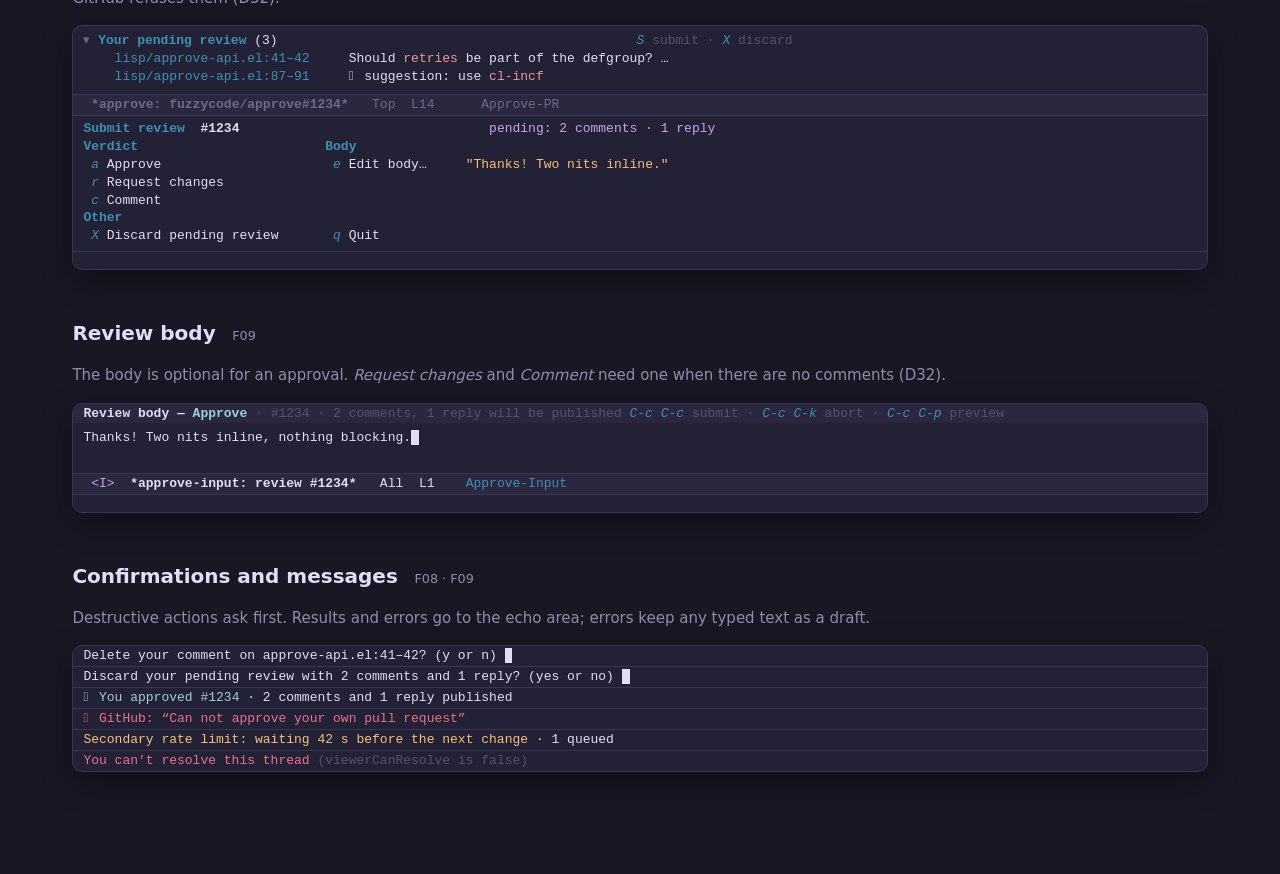
<file: docs/html/review.html>
<!doctype html>
<html lang="en" data-theme="moon">
<head>
<meta charset="utf-8">
<meta name="viewport" content="width=device-width, initial-scale=1">
<title>Approve — reviewing</title>
<link rel="stylesheet" href="assets/approve.css">
<script src="assets/approve.js"></script>
</head>
<body>
<header class="top">
  <a class="brand" href="index.html">Approve</a>
  <nav>
    <a href="pr.html">PR buffer</a>
    <a href="review.html" aria-current="page">Reviewing</a>
    <a href="find.html">Finding PRs</a>
    <a href="manage.html">Managing &amp; more</a>
    <a href="clone.html">Your clone</a>
    <a href="flows.html">Flows</a>
    <a href="icons.html">Icons</a>
  </nav>
  <div class="toggles"><button id="theme-btn">Theme</button><button id="icons-btn">Icons</button></div>
</header>

<main>
<h1>Reviewing</h1>
<p class="lead">Comment on code, suggest changes, reply, resolve, and submit the review. Every comment goes
into your pending review on GitHub (D02, D22), so the browser always shows the same state.</p>

<ul class="toc">
  <li><a href="#comment">Comment on a range of lines</a></li>
  <li><a href="#suggest">Suggest a change</a></li>
  <li><a href="#after">After sending: the pending comment</a></li>
  <li><a href="#reply">Reply with a quote</a></li>
  <li><a href="#suggestion-thread">A suggestion from someone else</a></li>
  <li><a href="#dispatch">Dispatch menu (?)</a></li>
  <li><a href="#submit">Submit review (S)</a></li>
  <li><a href="#body">Review body</a></li>
  <li><a href="#confirm">Confirmations and messages</a></li>
</ul>

<!-- ================================================================== -->
<section class="shot" id="comment">
<h2>Comment on a range of lines <span class="ref">F05 · ui.org › Comment input buffer</span></h2>
<p>Select lines (region, or <code>V</code> in evil) and press <code>c</code>. The input opens below; the target lines stay
highlighted above until you send (<code>C-c C-c</code>) or abort (<code>C-c C-k</code>, the text is kept as a draft).</p>

<div class="emacs">
<div class="tb">Emacs — approve</div>
<div class="win stack">
<div class="win">
<div class="hl"><span class="t">#1234 Add retry logic to the GraphQL client</span>                    <span class="ok"><i data-i="open">●</i> Open</span></div>
<div class="buf">
<p class="hunk">    ▾ @@ -40,7 +40,12 @@ (cl-defun approve-api-graphql (query variables</p>
<p>       <span class="ln">40  40</span>      (let* ((request-id (approve-api--generate-request-id))</p>
<p class="del">       <span class="ln">41    </span>  -          (timeout approve-api-timeout))</p>
<p class="tgt">       <span class="ln">    41</span>  <span class="ok">+          (timeout approve-api-timeout)</span>                     <span class="d">░░ target</span></p>
<p class="tgt">       <span class="ln">    42</span>  <span class="ok">+          (retries approve-api-retries))</span>                     <span class="d">░░ target</span></p>
<p>       <span class="ln">42  43</span>        (when progress-message</p>
<p>       <span class="ln">43  44</span>          (make-progress-reporter progress-message))</p>
</div>
<div class="ml off"> <span class="b">*approve: fuzzycode/approve#1234*</span>   12%  L42      Approve-PR</div>
</div>
<div class="win">
<div class="hl"><span class="b">Comment on approve-api.el:41–42</span> <span class="d">·</span> <span class="ir">pending review</span>          <span class="k">C-c C-c</span> <span class="d">send ·</span> <span class="k">C-c C-k</span> <span class="d">abort ·</span> <span class="k">C-c C-s</span> <span class="d">suggest</span></div>
<div class="buf">
<p>Should <span class="code">`retries`</span> be part of the defgroup? A per-call <span class="code">`:retries`</span> keyword</p>
<p>would make the tests simpler too.<span class="cursor"> </span></p>
<p></p>
<p></p>
</div>
<div class="ml"> <span class="ir">&lt;I&gt;</span>  <span class="b">*approve-input: comment approve-api.el:41-42*</span>   All  L2    <span class="pi">Approve-Input</span></div>
</div>
</div>
<div class="echo"></div>
</div>
<ul>
  <li>The header line names the action and the target, and says where the comment goes: <em>pending review</em>,
      or <em>single comment</em> with <code>C-u c</code> when no review is pending.</li>
  <li><code>M-TAB</code> completes <code>@user</code>, <code>#123</code> and <code>:emoji:</code>; <code>C-c C-p</code> previews the rendered markdown.</li>
  <li>Evil users start in insert state.</li>
</ul>
</section>

<!-- ================================================================== -->
<section class="shot" id="suggest">
<h2>Suggest a change <span class="ref">F06</span></h2>
<p><code>s</code> on new-side lines opens the same input, prefilled with a <code>suggestion</code> block holding those lines.
Edit them into what they should be.</p>
<div class="emacs">
<div class="win">
<div class="hl"><span class="b">Suggest on approve-api.el:41–42</span> <span class="d">·</span> <span class="ir">pending review</span>             <span class="k">C-c C-c</span> <span class="d">send ·</span> <span class="k">C-c C-k</span> <span class="d">abort ·</span> <span class="k">C-c C-p</span> <span class="d">preview</span></div>
<div class="buf">
<p>Let callers override it:</p>
<p></p>
<p><span class="m">```</span><span class="ir">suggestion</span></p>
<p><span class="ro">         (timeout approve-api-timeout)</span></p>
<p><span class="ro">         (retries (or retries approve-api-retries)))<span class="cursor"> </span></span></p>
<p><span class="m">```</span></p>
</div>
<div class="ml"> <span class="ir">&lt;I&gt;</span>  <span class="b">*approve-input: suggest approve-api.el:41-42*</span>   All  L5    <span class="pi">Approve-Input</span></div>
</div>
<div class="echo"></div>
</div>
</section>

<!-- ================================================================== -->
<section class="shot" id="after">
<h2>After sending: the pending comment <span class="ref">F00 · F05</span></h2>
<p>While GitHub works, the target shows <span class="m it"><i data-i="loading">⟳</i> saving…</span> (no optimistic updates, D14). Then the
thread appears under the last line of the range, marked <span class="wa"><i data-i="pending-comment">✎</i> Pending</span>, and the counts update.</p>
<div class="emacs">
<div class="win">
<div class="hl"><span class="t">#1234 Add retry logic to the GraphQL client</span>                    <span class="ok"><i data-i="open">●</i> Open</span></div>
<div class="buf">
<p class="del">       <span class="ln">41    </span>  -          (timeout approve-api-timeout))</p>
<p class="add">       <span class="ln">    41</span>  +          (timeout approve-api-timeout)</p>
<p class="add">       <span class="ln">    42</span>  +          (retries approve-api-retries))</p>
<p>                 <span class="d">╭─</span> <span class="wa"><i data-i="pending-comment">✎</i> Pending</span> <span class="d">· you · lines 41–42 ────────────────────────────────</span></p>
<p>                 <span class="d">│</span> Should <span class="code">retries</span> be part of the defgroup? A per-call <span class="code">:retries</span></p>
<p>                 <span class="d">│</span> keyword would make the tests simpler too.</p>
<p>                 <span class="d">╰─</span> <span class="k">e</span> <span class="d">edit ·</span> <span class="k">k</span> <span class="d">delete ─────────────────────────────────────────────</span></p>
<p>       <span class="ln">42  43</span>        (when progress-message</p>
</div>
<div class="ml"> <span class="ir">&lt;N&gt;</span>  <span class="b">*approve: fuzzycode/approve#1234*</span>   12%  L45      <span class="pi">Approve-PR</span></div>
</div>
<div class="echo">Added to your pending review (2 comments) · <span class="k">S</span> to submit</div>
</div>
</section>

<!-- ================================================================== -->
<section class="shot" id="reply">
<h2>Reply with a quote <span class="ref">F07 · F10</span></h2>
<p><code>r</code> on a thread replies; with <code>C-u</code> (or a region) the comment is quoted. While a review is
pending, the reply joins it.</p>
<div class="emacs">
<div class="win">
<div class="hl"><span class="b">Reply to @bob on approve-api.el:42</span> <span class="d">·</span> <span class="ir">pending review</span>  <span class="k">C-c C-c</span> <span class="d">send ·</span> <span class="k">C-c C-k</span> <span class="d">abort ·</span> <span class="k">C-c C-p</span> <span class="d">preview</span></div>
<div class="buf">
<p><span class="m">&gt;</span> <span class="it m">Should this be configurable per call?</span></p>
<p></p>
<p class="anchor">Yes, see the suggestion below. <span class="u">@al</span><span class="cursor"> </span><span class="corfu" style="left:calc(10px + 31ch)"><span class="sel"><span class="u">@alice</span>     <span class="m">Alice Andersson · author</span></span><span><span class="u">@alex-bot</span>  <span class="m">bot</span></span><span><span class="u">@alan</span>      <span class="m">Alan Turing</span></span></span></p>
<p></p>
<p></p>
<p></p>
</div>
<div class="ml"> <span class="ir">&lt;I&gt;</span>  <span class="b">*approve-input: reply PRRT_kwDO…*</span>   All  L3    <span class="pi">Approve-Input</span></div>
</div>
</div>
<p>Typing <code>@al</code>: corfu shows the mentionable users from the completion-at-point function, the PR's participants first.</p>
</section>

<!-- ================================================================== -->
<section class="shot" id="suggestion-thread">
<h2>A suggestion from someone else <span class="ref">ui.org › Threads</span></h2>
<p>GitHub's <code>bodyHTML</code> renders suggestion blocks as a small diff, which Approve draws in place (D11).
<code>x</code> commits it to the branch, as GitHub's "Commit suggestion", after the commit message (C-u: GitHub's,
at once); <code>b</code> adds it to the batch, which <code>x</code> then commits in one commit (F23, D41; evil:
<code>a</code> and <code>A</code>).</p>
<div class="emacs">
<div class="win">
<div class="buf">
<p>       <span class="ln">91  96</span>      (setq count (1+ count))</p>
<p>                 <span class="d">╭─</span> <span class="u">@carol</span> <span class="d">· 5 hours ago ──────────────────────────────────────────</span></p>
<p>                 <span class="d">│</span> Use <span class="code">cl-incf</span> here:</p>
<p>                 <span class="d">│ ┌</span> <span class="m">Suggested change</span> <span class="d">·</span> <span class="k">x</span> <span class="d">commit ·</span> <span class="k">b</span> <span class="d">add to batch ─────────────</span></p>
<p>                 <span class="d">│ │</span> <span style="background:var(--del-bg);color:var(--del-fg)">-      (setq count (1+ count))                           </span></p>
<p>                 <span class="d">│ │</span> <span style="background:var(--add-bg);color:var(--add-fg)">+      (cl-incf count)                                   </span></p>
<p>                 <span class="d">│ └────────────────────────────────────────────────────────────</span></p>
<p>                 <span class="d">╰─</span> <span class="k">r</span> <span class="d">reply ·</span> <span class="k">R</span> <span class="d">resolve ─────────────────────────────────────────</span></p>
<p>       <span class="ln">92  97</span>      (when (&gt; count approve-api-retries)</p>
</div>
</div>
</div>
</section>

<!-- ================================================================== -->
<section class="shot" id="dispatch">
<h2>Dispatch menu <span class="ref">? · D06 · D17</span></h2>
<p>Every command, grouped. Point is on a file heading, so thread commands are dimmed (inapt) instead of hidden,
and the menu never jumps around. A command is dimmed exactly where it would refuse to run (D06). The menu lists only
the commands that exist: Review range, Layout and Doctor join it with their phases, and Your file (clone) and Fetch
into your clones with the clone's module.</p>
<p>These are Emacs's keys. In evil's normal and visual states the menu shows normal state's keys, so a key in the menu
does the same in the buffer (D17): <code>x</code> Toggle viewed, <code>a</code>/<code>A</code> Commit suggestion and
Add to batch, <code>i</code> Edit, <code>D</code> Delete, <code>gr</code> Refresh, <code>gf</code> Whole file,
<code>gF</code> Your file, <code>gy</code> Copy, <code>J</code> Jump, <code>gm</code> Merge; Assignees, Request
reviewers and Draft / ready, whose letters normal state gives to other commands, are <code>@</code>, <code>W</code>
and <code>P</code>.</p>
<div class="emacs">
<div class="win stack">
<div class="win">
<div class="buf short">
<p class="cur"><span class="tog"></span> <i data-i="unviewed">·</i> <span class="wa"><i data-i="file-modified">~</i></span> <span class="fh">lisp/approve-model.el</span></p>
<p class="hunk">    ▸ @@ -12,6 +12,9 @@ (defvar-local approve-model--store nil</p>
<p>▸ <span class="wa"><i data-i="dismissed">↻</i></span> <span class="wa"><i data-i="file-modified">~</i></span> <span class="fh">lisp/approve-graphql.el</span></p>
</div>
<div class="ml off"> <span class="b">*approve: fuzzycode/approve#1234*</span>   58%  L210     Approve-PR</div>
</div>
<div class="tr">
<p><span class="kh">Approve</span>  <span class="t">#1234 Add retry logic to the GraphQL client</span></p>
<p><span class="kh">Review</span>                     <span class="kh">Comments</span>                 <span class="kh">Pull request</span>          <span class="kh">Buffer</span></p>
<p> <span class="k">c</span> Comment at point         <span class="ina">r Reply</span>                  <span class="k">t</span> Title               <span class="k">g</span> Refresh</p>
<p> <span class="ina">s Suggest change</span>           <span class="ina">R Resolve / unresolve</span>    <span class="k">d</span> Description         <span class="k">RET</span> Visit at point</p>
<p> <span class="ina">x Commit suggestion</span>        <span class="ina">e Edit at point</span>           <span class="k">l</span> Labels              <span class="k">F</span> Whole file</p>
<p> <span class="ina">b Add to batch</span>             <span class="ina">k Delete at point</span>         <span class="k">a</span> Assignees           <span class="k">o</span> Open in browser</p>
<p> <span class="k">v</span> Toggle viewed            <span class="ina">+ React</span>                  <span class="k">A</span> Request reviewers   <span class="k">y</span> Copy URL / sha</p>
<p> <span class="k">S</span> Submit review…           <span class="ina">H Hide / unhide</span>          <span class="k">M</span> Milestone           <span class="k">j</span> Jump…</p>
<p> <span class="k">X</span> Discard pending review   <span class="k">C</span> Conversation comment   <span class="k">D</span> Draft / ready       <span class="k">=</span> Filter and sort the diff…</p>
<p> <span class="k">V</span> Review range…                                    <span class="k">w</span> Subscription        <span class="k">L</span> Layout</p>
<p>                                                     <span class="k">#</span> Lock conversation   <span class="k">!</span> Doctor</p>
<p>                                                     <span class="k">m</span> Merge / close…      <span class="k">K</span> Details (eldoc)</p>
<p>                                                                           <span class="k">T</span> Fold all threads</p>
<p>                                                                           <span class="k">O</span> Fold all but this</p>
<p>                                                                           <span class="k">f</span> Your file (clone)</p>
<p>                                                                           <span class="k">U</span> Fetch into your clones</p>
</div>
</div>
<div class="echo"></div>
</div>
</section>

<!-- ================================================================== -->
<section class="shot" id="submit">
<h2>Submit review <span class="ref">S · F09</span></h2>
<p>The title line shows what is pending. A verdict opens the body input; <code>C-u a</code> approves at once with no body.
With no pending review, the same keys create and submit a review in one call. On your own pull request,
Approve and Request changes are dimmed: GitHub refuses them (D32).</p>
<div class="emacs">
<div class="win stack">
<div class="win">
<div class="buf short">
<p><span class="tog"></span> <span class="h">Your pending review</span> (3)                                              <span class="k">S</span> <span class="d">submit ·</span> <span class="k">X</span> <span class="d">discard</span></p>
<p>    <span class="pi">lisp/approve-api.el:41–42</span>     Should <span class="code">retries</span> be part of the defgroup? …</p>
<p>    <span class="pi">lisp/approve-api.el:87–91</span>     <i data-i="pending-comment">✎</i> suggestion: use <span class="code">cl-incf</span></p>
</div>
<div class="ml off"> <span class="b">*approve: fuzzycode/approve#1234*</span>   Top  L14      Approve-PR</div>
</div>
<div class="tr">
<p><span class="kh">Submit review</span>  <span class="t">#1234</span>                                <span class="ir">pending: 2 comments · 1 reply</span></p>
<p><span class="kh">Verdict</span>                        <span class="kh">Body</span></p>
<p> <span class="k">a</span> Approve                      <span class="k">e</span> Edit body…     <span class="st">"Thanks! Two nits inline."</span></p>
<p> <span class="k">r</span> Request changes</p>
<p> <span class="k">c</span> Comment</p>
<p><span class="kh">Other</span></p>
<p> <span class="k">X</span> Discard pending review       <span class="k">q</span> Quit</p>
</div>
</div>
<div class="echo"></div>
</div>
</section>

<!-- ================================================================== -->
<section class="shot" id="body">
<h2>Review body <span class="ref">F09</span></h2>
<p>The body is optional for an approval. <em>Request changes</em> and <em>Comment</em> need one when there are no comments (D32).</p>
<div class="emacs">
<div class="win">
<div class="hl"><span class="b">Review body — </span><span class="ok b">Approve</span> <span class="d">· #1234 · 2 comments, 1 reply will be published</span> <span class="k">C-c C-c</span> <span class="d">submit ·</span> <span class="k">C-c C-k</span> <span class="d">abort ·</span> <span class="k">C-c C-p</span> <span class="d">preview</span></div>
<div class="buf">
<p>Thanks! Two nits inline, nothing blocking.<span class="cursor"> </span></p>
<p></p>
</div>
<div class="ml"> <span class="ir">&lt;I&gt;</span>  <span class="b">*approve-input: review #1234*</span>   All  L1    <span class="pi">Approve-Input</span></div>
</div>
<div class="echo"></div>
</div>
</section>

<!-- ================================================================== -->
<section class="shot" id="confirm">
<h2>Confirmations and messages <span class="ref">F08 · F09</span></h2>
<p>Destructive actions ask first. Results and errors go to the echo area; errors keep any typed text as a draft.</p>
<div class="emacs">
<div class="win">
<div class="echo" style="border-top:none">Delete your comment on approve-api.el:41–42? (y or n) <span class="cursor"> </span></div>
<div class="echo">Discard your pending review with 2 comments and 1 reply? (yes or no) <span class="cursor"> </span></div>
<div class="echo"><span class="ok"><i data-i="approved">✓</i> You approved #1234</span> · 2 comments and 1 reply published</div>
<div class="echo"><span class="er"><i data-i="error">✗</i> GitHub: “Can not approve your own pull request”</span></div>
<div class="echo"><span class="wa">Secondary rate limit: waiting 42 s before the next change</span> · 1 queued</div>
<div class="echo"><span class="er">You can’t resolve this thread</span> <span class="d">(viewerCanResolve is false)</span></div>
</div>
</div>
</section>
</main>
</body>
</html>
</file>
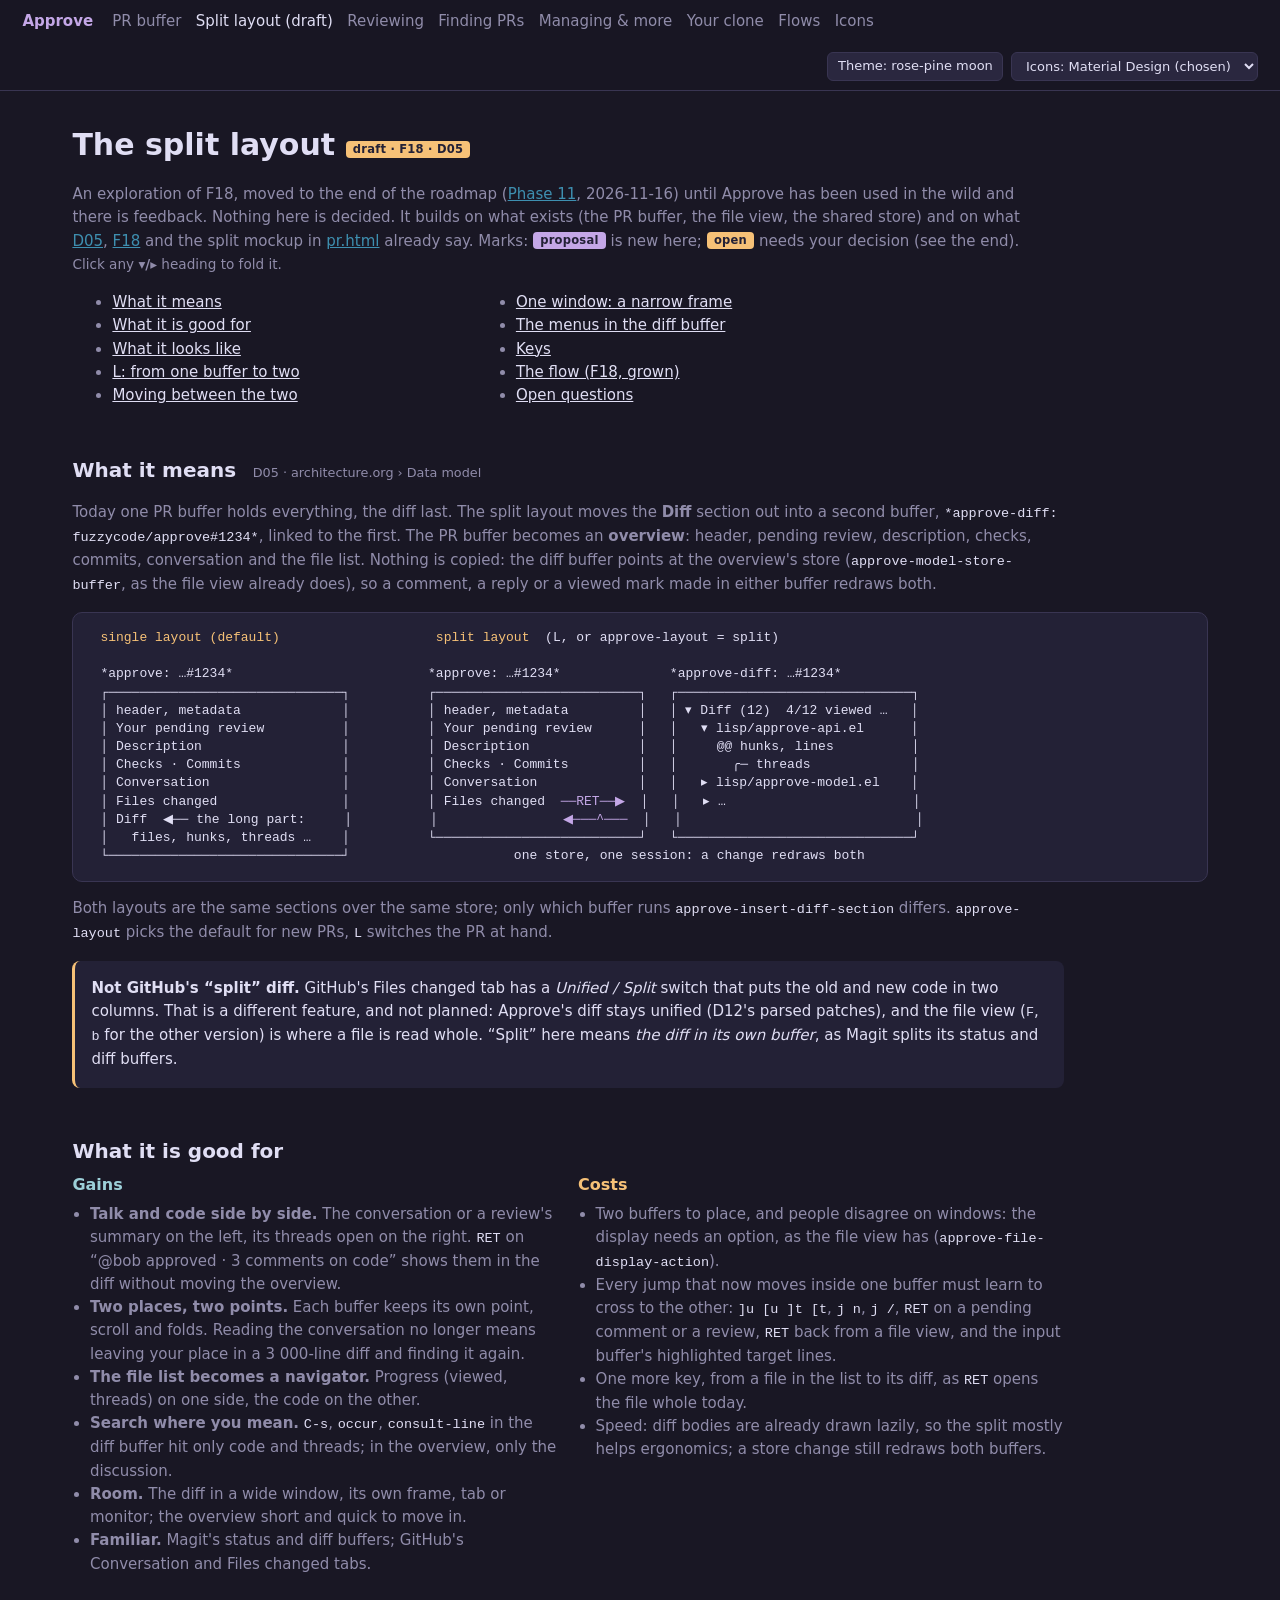
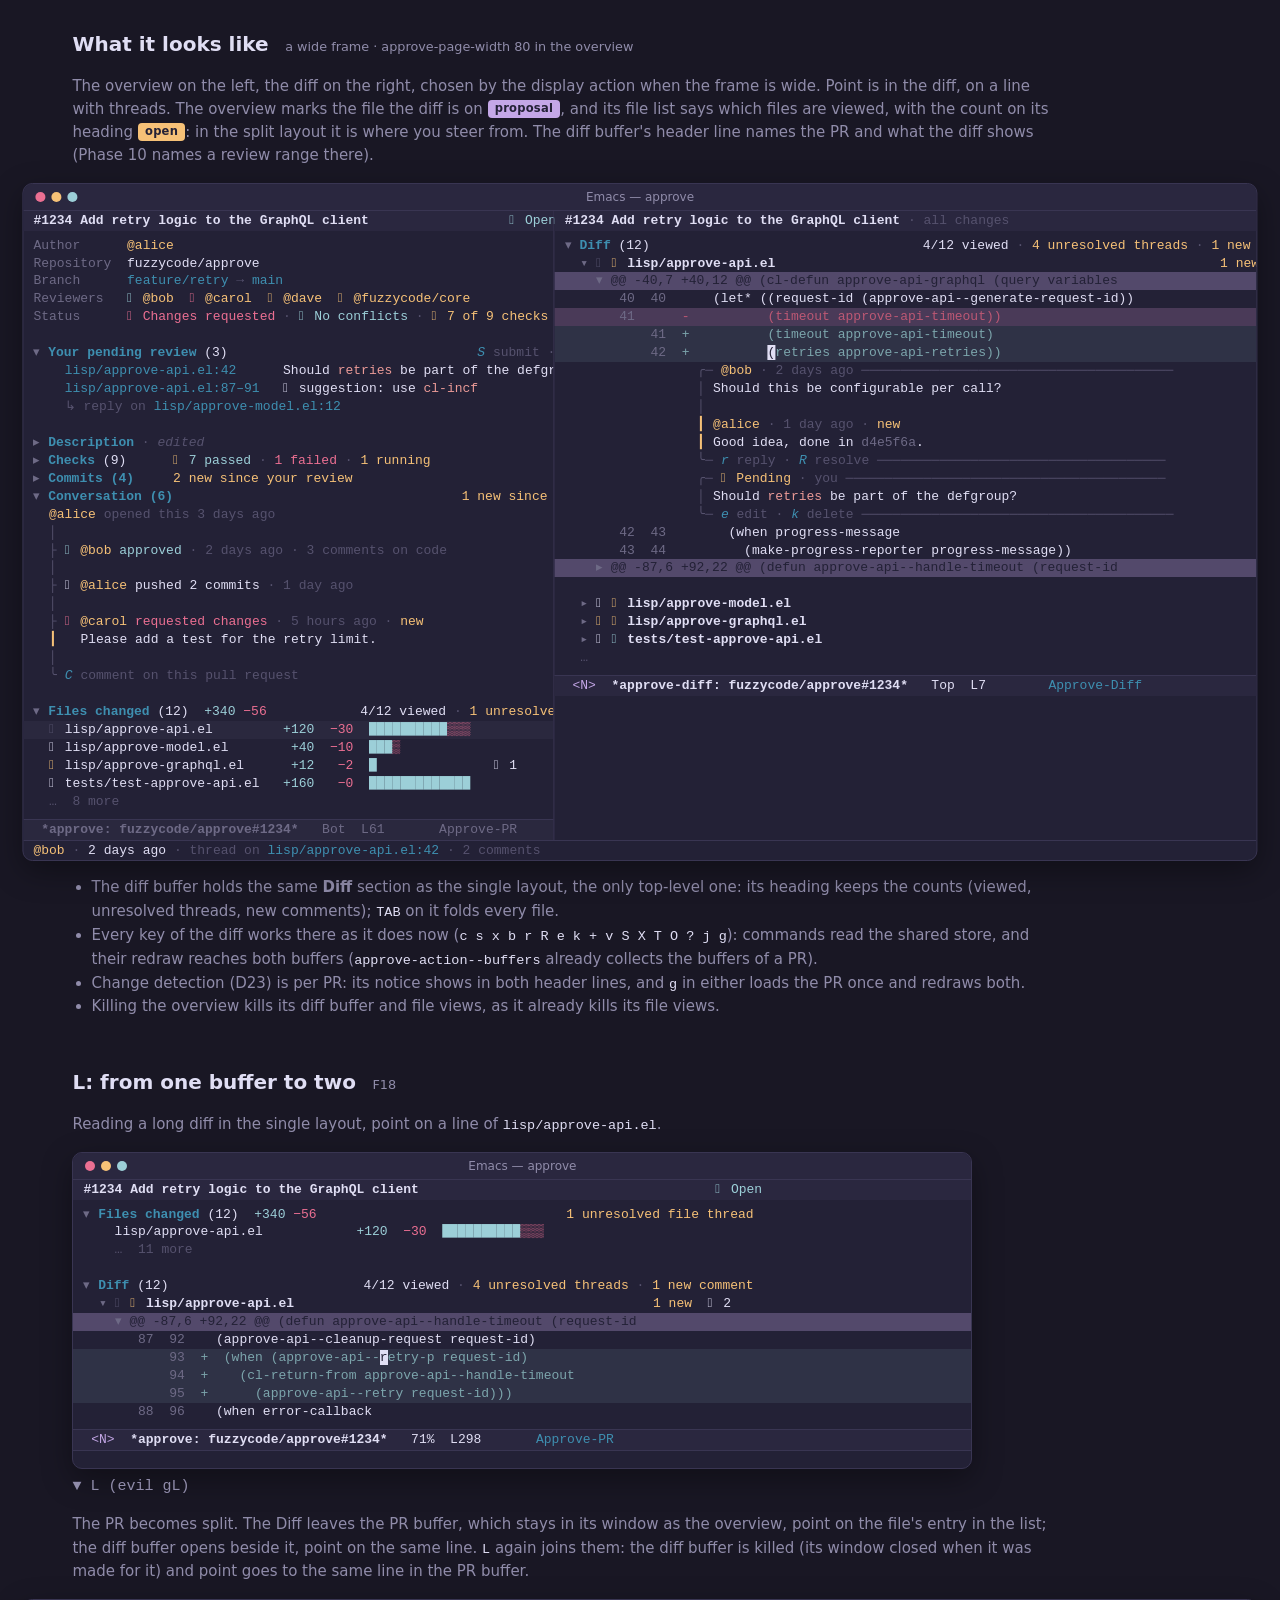
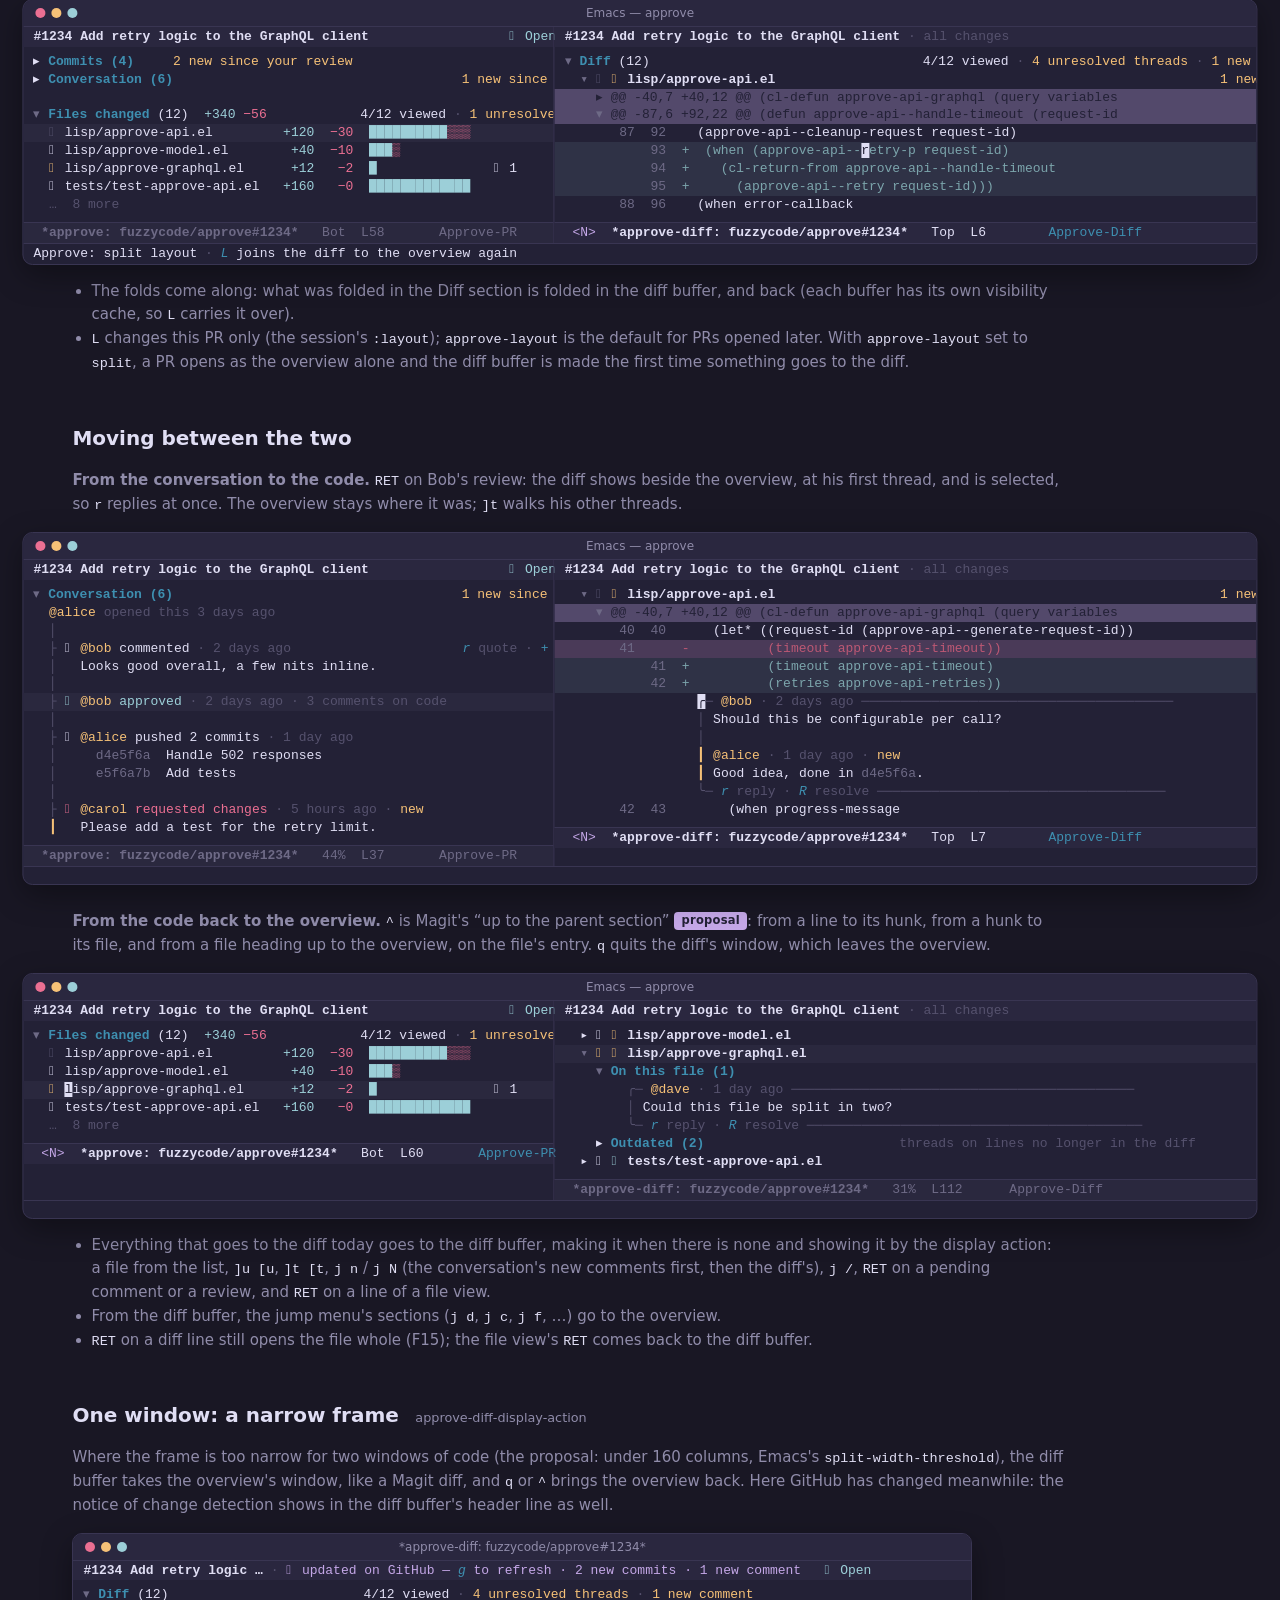
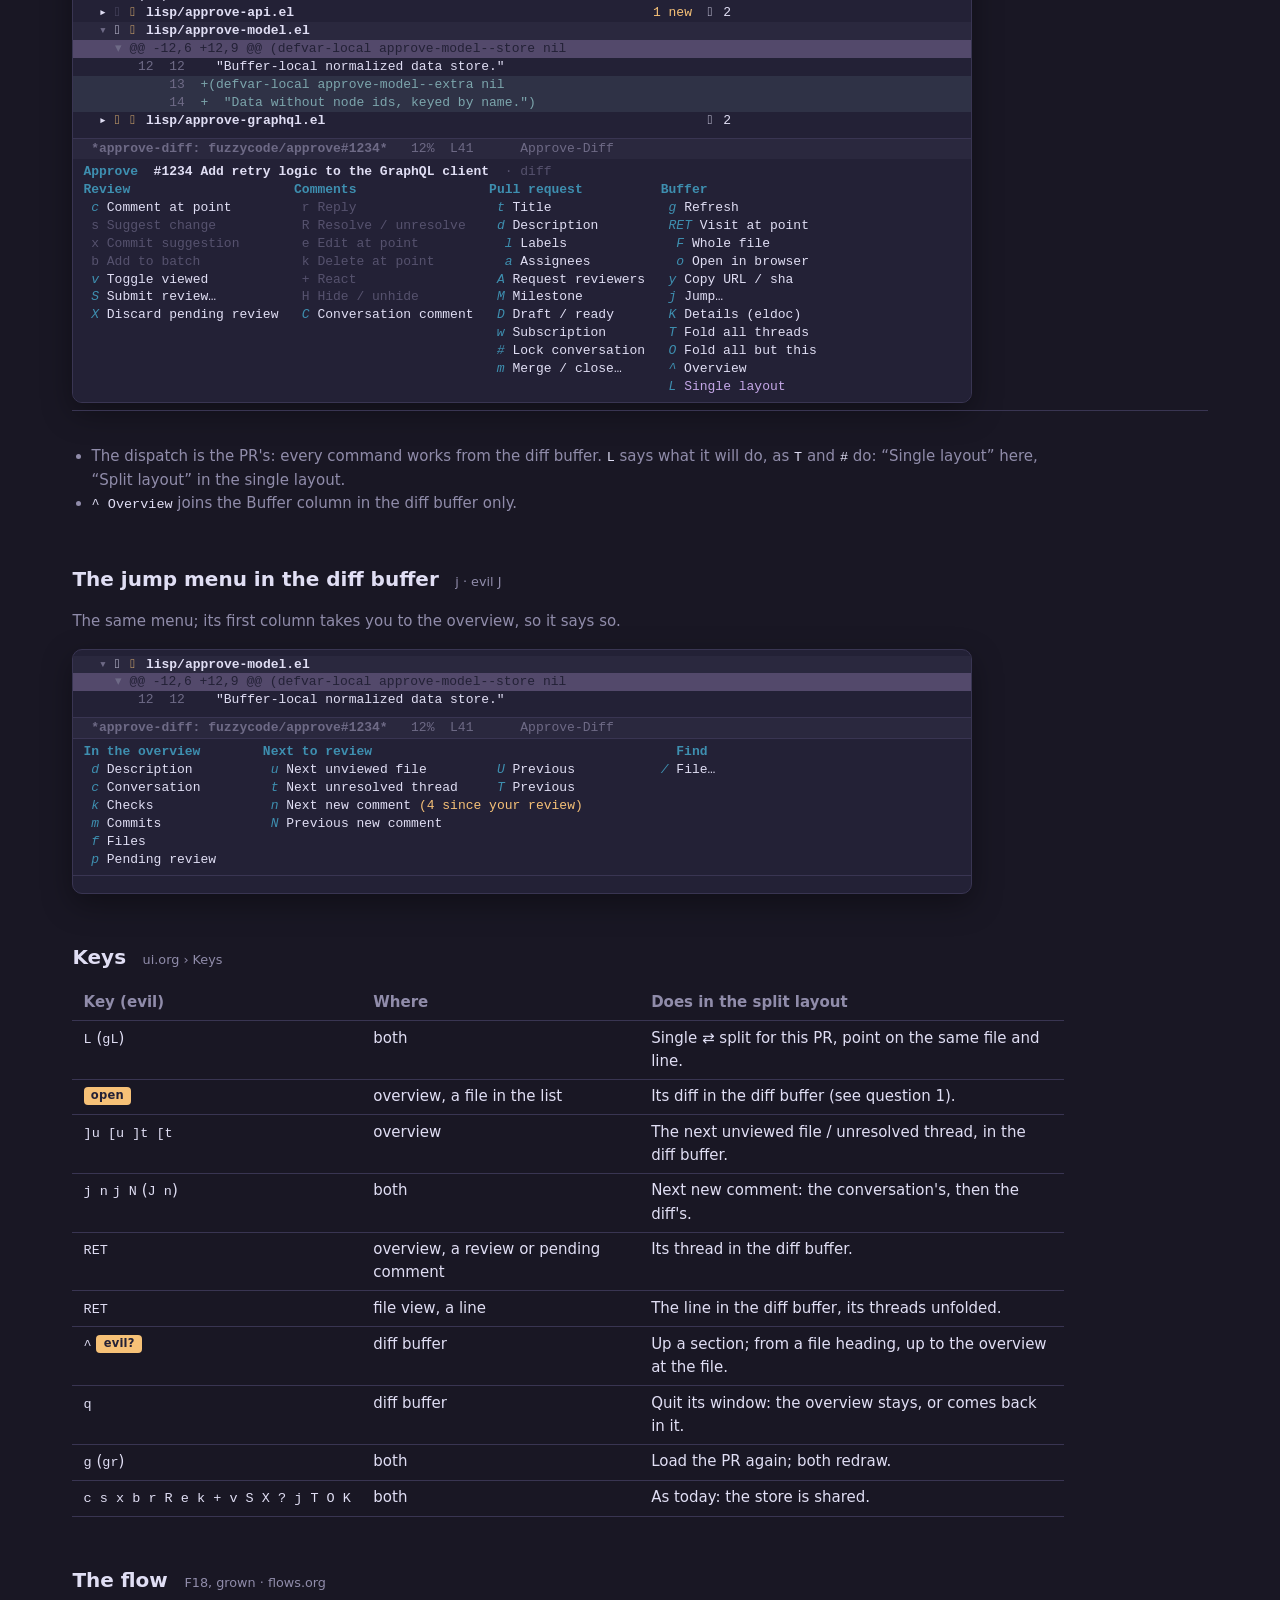
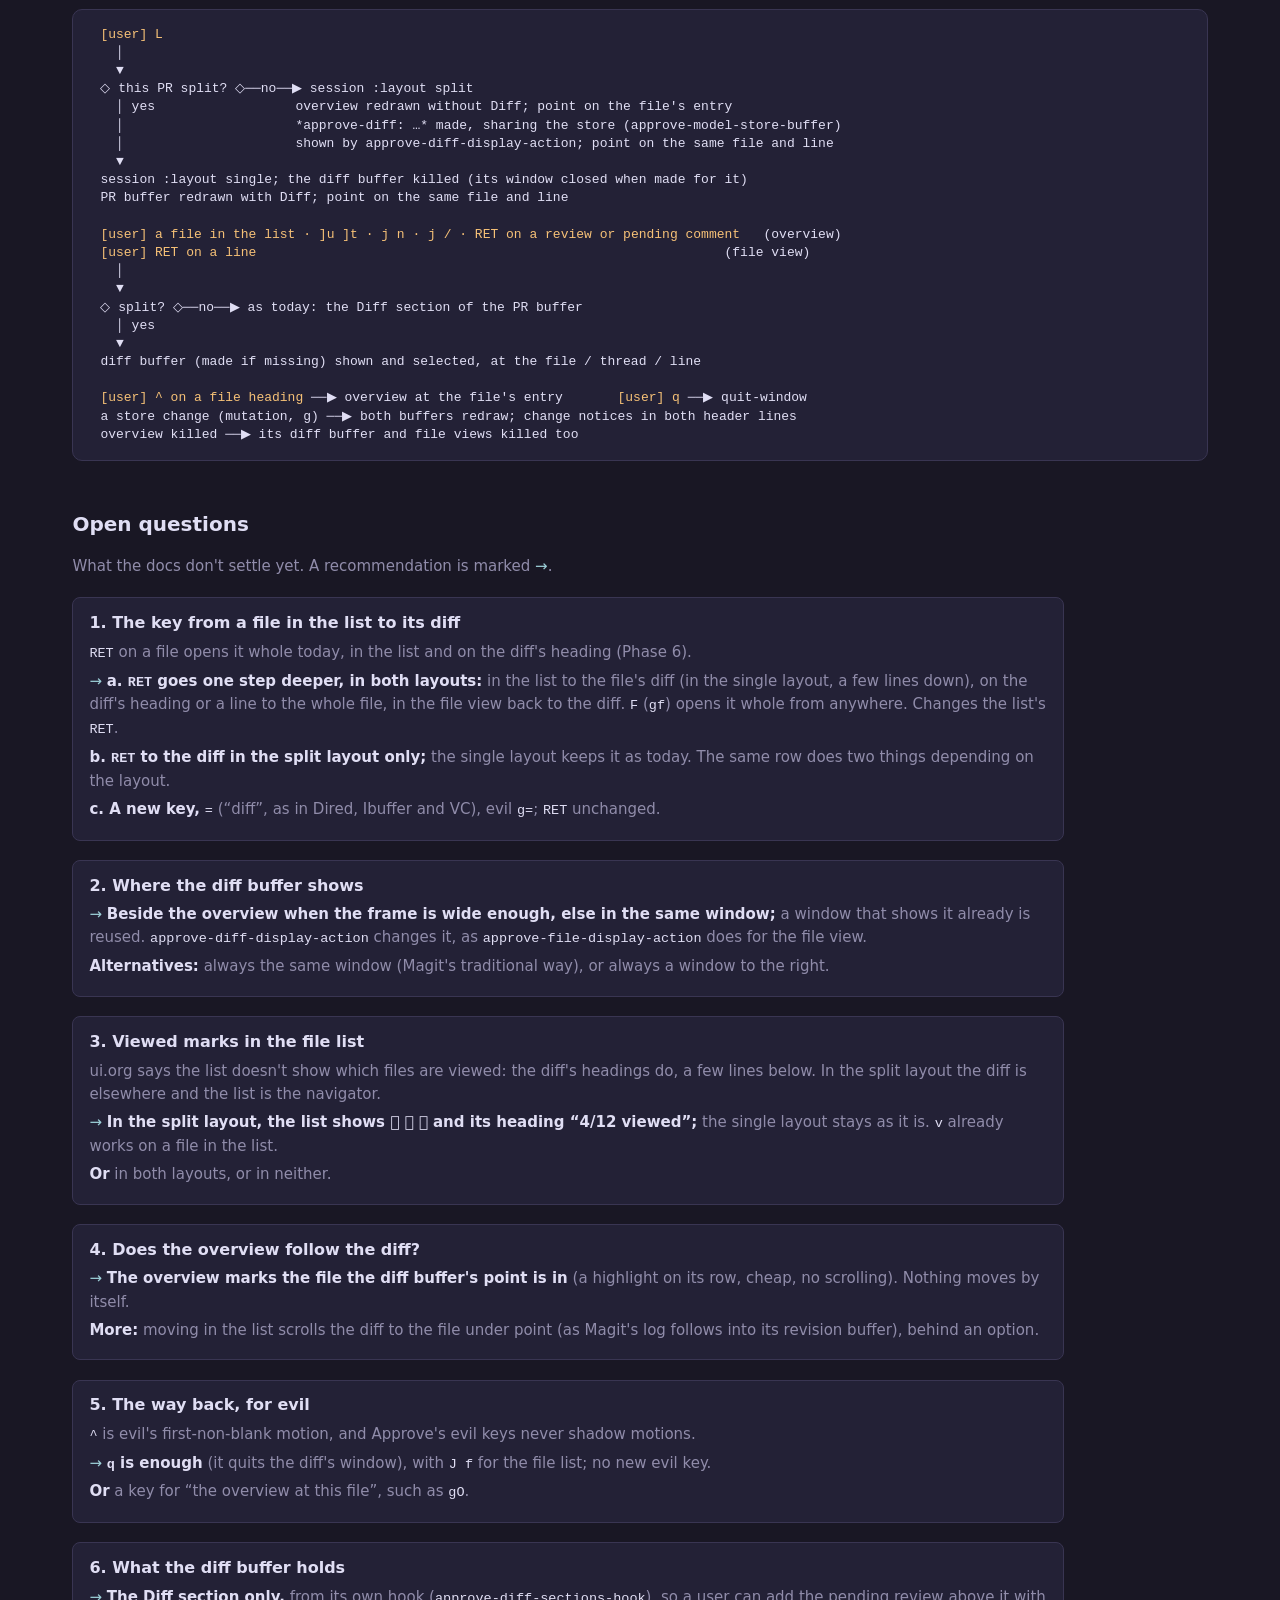
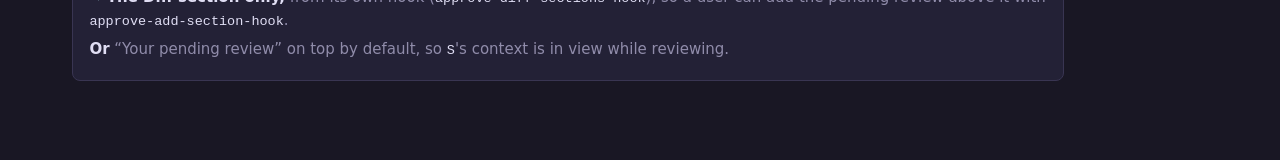
<file: docs/html/split.html>
<!doctype html>
<html lang="en" data-theme="moon">
<head>
<meta charset="utf-8">
<meta name="viewport" content="width=device-width, initial-scale=1">
<title>Approve — the split layout (draft)</title>
<link rel="stylesheet" href="assets/approve.css">
<script src="assets/approve.js"></script>
<style>
  /* Page-local: wide frames for two windows side by side. */
  .wide { width: min(1580px, calc(100vw - 2.8rem)); margin-left: 50%; transform: translateX(-50%); }
  .ratio > .win:first-child { flex: 0 0 43%; }
  .ratio > .win:last-child { flex: 1 1 0; }
  .callout {
    max-width: 62rem; margin: 1rem 0; padding: .7rem 1rem; border-radius: 8px;
    background: var(--bg); border-left: 3px solid var(--iris); color: var(--page-fg);
  }
  .callout.warn { border-left-color: var(--gold); }
  .callout p { margin: .3rem 0; }
  .tag {
    display: inline-block; font-size: .72rem; font-weight: 600; letter-spacing: .02em;
    padding: 0 .45rem; border-radius: 4px; vertical-align: 2px;
    color: var(--bg); background: var(--iris);
  }
  .tag.open { background: var(--gold); }
  .step { color: var(--iris); font-family: var(--mono, ui-monospace, Menlo, monospace); margin: .4rem 0 .2rem; }
  pre.ascii {
    margin: .8rem 0; padding: 1rem 1.2rem; overflow-x: auto;
    background: var(--bg); color: var(--fg); border: 1px solid var(--overlay); border-radius: 10px;
    font: 13px/1.4 "JetBrainsMono Nerd Font Mono", "JetBrains Mono", ui-monospace, Menlo, monospace;
  }
  pre.ascii .a { color: var(--iris); }
  pre.ascii .u { color: var(--gold); }
  table.keys { border-collapse: collapse; margin: .8rem 0; max-width: 62rem; width: 100%; }
  table.keys th, table.keys td { text-align: left; padding: .35rem .7rem; border-bottom: 1px solid var(--overlay); vertical-align: top; }
  table.keys th { color: var(--page-muted); font-weight: 600; }
  table.keys td code { white-space: nowrap; }
  .grid2 { display: grid; grid-template-columns: 1fr 1fr; gap: 1.2rem; max-width: 62rem; }
  .grid2 h3 { margin: .2rem 0; font-size: 1rem; }
  .grid2 ul { padding-left: 1.1rem; color: var(--page-muted); margin: .3rem 0; }
  .opt { margin: .2rem 0 .2rem 1.2rem; color: var(--page-muted); }
  .opt b { color: var(--page-fg); }
  .q { max-width: 62rem; margin: 1.2rem 0; padding: .8rem 1rem; background: var(--bg); border: 1px solid var(--overlay); border-radius: 8px; }
  .q h3 { margin: 0 0 .3rem; font-size: 1rem; }
  .q p { margin: .3rem 0; color: var(--page-muted); }
  .rec { color: var(--foam); }
</style>
</head>
<body>
<header class="top">
  <a class="brand" href="index.html">Approve</a>
  <nav>
    <a href="pr.html">PR buffer</a>
    <a href="split.html" aria-current="page">Split layout (draft)</a>
    <a href="review.html">Reviewing</a>
    <a href="find.html">Finding PRs</a>
    <a href="manage.html">Managing &amp; more</a>
    <a href="clone.html">Your clone</a>
    <a href="flows.html">Flows</a>
    <a href="icons.html">Icons</a>
  </nav>
  <div class="toggles"><button id="theme-btn">Theme</button><button id="icons-btn">Icons</button></div>
</header>

<main>
<h1>The split layout <span class="tag open">draft · F18 · D05</span></h1>
<p class="lead">An exploration of F18, moved to the end of the roadmap (<a href="../roadmap.org">Phase 11</a>,
2026-11-16) until Approve has been used in the wild and there is feedback. Nothing here is decided.
It builds on what exists (the PR buffer, the file view, the shared store) and on what
<a href="../decisions.org">D05</a>, <a href="../flows.org">F18</a> and the split mockup in
<a href="pr.html#split">pr.html</a> already say. Marks: <span class="tag">proposal</span> is new here;
<span class="tag open">open</span> needs your decision (see the end).
<span class="hint-click">Click any <b>▾/▸</b> heading to fold it.</span></p>

<ul class="toc">
  <li><a href="#what">What it means</a></li>
  <li><a href="#why">What it is good for</a></li>
  <li><a href="#look">What it looks like</a></li>
  <li><a href="#toggle">L: from one buffer to two</a></li>
  <li><a href="#between">Moving between the two</a></li>
  <li><a href="#narrow">One window: a narrow frame</a></li>
  <li><a href="#menus">The menus in the diff buffer</a></li>
  <li><a href="#keys">Keys</a></li>
  <li><a href="#flow">The flow (F18, grown)</a></li>
  <li><a href="#open">Open questions</a></li>
</ul>

<!-- ================================================================== -->
<section class="shot" id="what">
<h2>What it means <span class="ref">D05 · architecture.org › Data model</span></h2>
<p>Today one PR buffer holds everything, the diff last. The split layout moves the <b>Diff</b> section out into a
second buffer, <code>*approve-diff: fuzzycode/approve#1234*</code>, linked to the first. The PR buffer becomes an
<b>overview</b>: header, pending review, description, checks, commits, conversation and the file list. Nothing is
copied: the diff buffer points at the overview's store (<code>approve-model-store-buffer</code>, as the file view
already does), so a comment, a reply or a viewed mark made in either buffer redraws both.</p>

<pre class="ascii"> <span class="u">single layout (default)</span>                    <span class="u">split layout</span>  (L, or approve-layout = split)

 *approve: …#1234*                         *approve: …#1234*              *approve-diff: …#1234*
 ┌──────────────────────────────┐          ┌──────────────────────────┐   ┌──────────────────────────────┐
 │ header, metadata             │          │ header, metadata         │   │ ▾ Diff (12)  4/12 viewed …   │
 │ Your pending review          │          │ Your pending review      │   │   ▾ lisp/approve-api.el      │
 │ Description                  │          │ Description              │   │     @@ hunks, lines          │
 │ Checks · Commits             │          │ Checks · Commits         │   │       ╭─ threads             │
 │ Conversation                 │          │ Conversation             │   │   ▸ lisp/approve-model.el    │
 │ Files changed                │          │ Files changed  <span class="a">──RET──▶</span>  │   │   ▸ …                        │
 │ Diff  ◀── the long part:     │          │                <span class="a">◀───^───</span>  │   │                              │
 │   files, hunks, threads …    │          └──────────────────────────┘   └──────────────────────────────┘
 └──────────────────────────────┘                     one store, one session: a change redraws both</pre>

<p>Both layouts are the same sections over the same store; only which buffer runs <code>approve-insert-diff-section</code>
differs. <code>approve-layout</code> picks the default for new PRs, <code>L</code> switches the PR at hand.</p>

<div class="callout warn">
<p><b>Not GitHub's “split” diff.</b> GitHub's Files changed tab has a <i>Unified / Split</i> switch that puts the old
and new code in two columns. That is a different feature, and not planned: Approve's diff stays unified (D12's
parsed patches), and the file view (<code>F</code>, <code>b</code> for the other version) is where a file is read
whole. “Split” here means <i>the diff in its own buffer</i>, as Magit splits its status and diff buffers.</p>
</div>
</section>

<!-- ================================================================== -->
<section class="shot" id="why">
<h2>What it is good for</h2>
<div class="grid2">
<div>
<h3 class="ok">Gains</h3>
<ul>
  <li><b>Talk and code side by side.</b> The conversation or a review's summary on the left, its threads open on the
    right. <code>RET</code> on “@bob approved · 3 comments on code” shows them in the diff without moving the
    overview.</li>
  <li><b>Two places, two points.</b> Each buffer keeps its own point, scroll and folds. Reading the conversation no
    longer means leaving your place in a 3 000-line diff and finding it again.</li>
  <li><b>The file list becomes a navigator.</b> Progress (viewed, threads) on one side, the code on the other.</li>
  <li><b>Search where you mean.</b> <code>C-s</code>, <code>occur</code>, <code>consult-line</code> in the diff buffer
    hit only code and threads; in the overview, only the discussion.</li>
  <li><b>Room.</b> The diff in a wide window, its own frame, tab or monitor; the overview short and quick to move in.</li>
  <li><b>Familiar.</b> Magit's status and diff buffers; GitHub's Conversation and Files changed tabs.</li>
</ul>
</div>
<div>
<h3 class="wa">Costs</h3>
<ul>
  <li>Two buffers to place, and people disagree on windows: the display needs an option, as the file view has
    (<code>approve-file-display-action</code>).</li>
  <li>Every jump that now moves inside one buffer must learn to cross to the other: <code>]u [u ]t [t</code>,
    <code>j n</code>, <code>j /</code>, <code>RET</code> on a pending comment or a review, <code>RET</code> back from a
    file view, and the input buffer's highlighted target lines.</li>
  <li>One more key, from a file in the list to its diff, as <code>RET</code> opens the file whole today.</li>
  <li>Speed: diff bodies are already drawn lazily, so the split mostly helps ergonomics; a store change still redraws
    both buffers.</li>
</ul>
</div>
</div>
</section>

<!-- ================================================================== -->
<section class="shot" id="look">
<h2>What it looks like <span class="ref">a wide frame · approve-page-width 80 in the overview</span></h2>
<p>The overview on the left, the diff on the right, chosen by the display action when the frame is wide. Point is in
the diff, on a line with threads. The overview marks the file the diff is on <span class="tag">proposal</span>, and
its file list says which files are viewed, with the count on its heading <span class="tag open">open</span>: in the
split layout it is where you steer from. The diff buffer's header line names the PR and what the diff shows (Phase 10
names a review range there).</p>

<div class="emacs wide">
<div class="tb">Emacs — approve</div>
<div class="split ratio">
<div class="win">
<div class="hl"><span class="t">#1234 Add retry logic to the GraphQL client</span>                  <span class="ok"><i data-i="open">●</i> Open</span></div>
<div class="buf">
<p><span class="m">Author</span>      <span class="u">@alice</span></p>
<p><span class="m">Repository</span>  fuzzycode/approve</p>
<p><span class="m">Branch</span>      <span class="pi">feature/retry</span> <span class="d">→</span> <span class="pi">main</span></p>
<p><span class="m">Reviewers</span>   <span class="ok"><i data-i="approved">✓</i></span> <span class="u">@bob</span>  <span class="er"><i data-i="changes-requested">✗</i></span> <span class="u">@carol</span>  <span class="wa"><i data-i="requested">○</i></span> <span class="u">@dave</span>  <span class="wa"><i data-i="requested">○</i></span> <span class="u">@fuzzycode/core</span></p>
<p><span class="m">Status</span>      <span class="er"><i data-i="changes-requested">✗</i> Changes requested</span> <span class="d">·</span> <span class="ok"><i data-i="check-success">✓</i> No conflicts</span> <span class="d">·</span> <span class="wa"><i data-i="check-pending">◐</i> 7 of 9 checks</span></p>
<p></p>
<div class="s">
<p class="hd"><span class="tog"></span> <span class="h">Your pending review</span> (3)                                <span class="k">S</span> <span class="d">submit ·</span> <span class="k">X</span> <span class="d">discard</span></p>
<div class="sb">
<p>    <span class="pi">lisp/approve-api.el:42</span>      Should <span class="code">retries</span> be part of the defgroup?</p>
<p>    <span class="pi">lisp/approve-api.el:87–91</span>   <i data-i="pending-comment">✎</i> suggestion: use <span class="code">cl-incf</span></p>
<p>    <span class="d">↳ reply on</span> <span class="pi">lisp/approve-model.el:12</span></p>
</div>
</div>
<p></p>
<div class="s closed">
<p class="hd"><span class="tog"></span> <span class="h">Description</span> <span class="d">·</span> <span class="d it">edited</span>                                                 <span class="k">e</span> <span class="d">edit</span></p>
<div class="sb"><p>  Adds exponential back-off to <span class="code">approve-api-graphql</span>. …</p></div>
</div>
<div class="s closed">
<p class="hd"><span class="tog"></span> <span class="h">Checks</span> (9)      <span class="wa"><i data-i="check-pending">◐</i></span> <span class="ok">7 passed</span> <span class="d">·</span> <span class="er">1 failed</span> <span class="d">·</span> <span class="wa">1 running</span></p>
<div class="sb"><p>    <span class="er"><i data-i="check-failure">✗</i></span> lint                      32s      <span class="m">required</span></p></div>
</div>
<div class="s closed">
<p class="hd"><span class="tog"></span> <span class="h">Commits (4)</span>     <span class="wa">2 new since your review</span></p>
<div class="sb"><p>    <span class="m">a1b2c3d</span>  Add retry option      <span class="u">@alice</span>  <span class="d">3 days ago</span></p></div>
</div>
<div class="s">
<p class="hd"><span class="tog"></span> <span class="h">Conversation (6)</span>                                     <span class="wa">1 new since your review</span></p>
<div class="sb">
<p>  <span class="u">@alice</span> <span class="d">opened this 3 days ago</span></p>
<p>  <span class="d">│</span></p>
<p>  <span class="d">├</span> <span class="ok"><i data-i="approved">✓</i></span> <span class="u">@bob</span> <span class="ok">approved</span> <span class="d">· 2 days ago · 3 comments on code</span></p>
<p>  <span class="d">│</span></p>
<p>  <span class="d">├</span> <i data-i="push">↑</i> <span class="u">@alice</span> pushed 2 commits <span class="d">· 1 day ago</span></p>
<p>  <span class="d">│</span></p>
<p>  <span class="d">├</span> <span class="er"><i data-i="changes-requested">✗</i></span> <span class="u">@carol</span> <span class="er">requested changes</span> <span class="d">· 5 hours ago ·</span> <span class="wa">new</span></p>
<p>  <span class="wa">┃</span>   Please add a test for the retry limit.</p>
<p>  <span class="d">│</span></p>
<p>  <span class="d">╰</span> <span class="k">C</span> <span class="d">comment on this pull request</span></p>
</div>
</div>
<p></p>
<div class="s">
<p class="hd"><span class="tog"></span> <span class="h">Files changed</span> (12)  <span class="ok">+340</span> <span class="er">−56</span>            4/12 viewed <span class="d">·</span> <span class="wa">1 unresolved file thread</span></p>
<div class="sb">
<p class="cur">  <span class="d"><i data-i="viewed">✓</i></span> lisp/approve-api.el         <span class="ok">+120</span>  <span class="er">−30</span>  <span class="ok">██████████</span><span class="er">▒▒▒</span></p>
<p>  <i data-i="unviewed">·</i> lisp/approve-model.el        <span class="ok">+40</span>  <span class="er">−10</span>  <span class="ok">███</span><span class="er">▒</span></p>
<p>  <span class="wa"><i data-i="dismissed">↻</i></span> lisp/approve-graphql.el      <span class="ok">+12</span>   <span class="er">−2</span>  <span class="ok">█</span>               <i data-i="comment">💬</i> 1</p>
<p>  <i data-i="unviewed">·</i> tests/test-approve-api.el   <span class="ok">+160</span>   <span class="er">−0</span>  <span class="ok">█████████████</span></p>
<p>  <span class="d">…  8 more</span></p>
</div>
</div>
</div>
<div class="ml off"> <span class="b">*approve: fuzzycode/approve#1234*</span>   Bot  L61       Approve-PR</div>
</div>

<div class="win">
<div class="hl"><span class="t">#1234 Add retry logic to the GraphQL client</span> <span class="d">· all changes</span>                                  <span class="ok"><i data-i="open">●</i> Open</span></div>
<div class="buf">
<div class="s">
<p class="hd"><span class="tog"></span> <span class="h">Diff</span> (12)                                   4/12 viewed <span class="d">·</span> <span class="wa">4 unresolved threads</span> <span class="d">·</span> <span class="wa">1 new comment</span></p>
<div class="sb">
<div class="s">
<p class="hd">  <span class="tog"></span> <span class="d"><i data-i="viewed">✓</i></span> <span class="wa"><i data-i="file-modified">~</i></span> <span class="fh">lisp/approve-api.el</span>                                                         <span class="wa">1 new</span>  <i data-i="comment">💬</i> 2</p>
<div class="sb">
<div class="s">
<p class="hd hunk">    <span class="tog"></span> @@ -40,7 +40,12 @@ (cl-defun approve-api-graphql (query variables</p>
<div class="sb">
<p>       <span class="ln">40  40</span>      (let* ((request-id (approve-api--generate-request-id))</p>
<p class="del">       <span class="ln">41    </span>  -          (timeout approve-api-timeout))</p>
<p class="add">       <span class="ln">    41</span>  +          (timeout approve-api-timeout)</p>
<div class="s">
<p class="hd add">       <span class="ln">    42</span>  +          <span class="cursor">(</span>retries approve-api-retries))                                  <span class="bubble"><i data-i="comment">💬</i> 2</span></p>
<div class="sb">
<p>                 <span class="d">╭─</span> <span class="u">@bob</span> <span class="d">· 2 days ago ────────────────────────────────────────</span></p>
<p>                 <span class="d">│</span> Should this be configurable per call?</p>
<p>                 <span class="d">│</span></p>
<p>                 <span class="wa">┃</span> <span class="u">@alice</span> <span class="d">· 1 day ago ·</span> <span class="wa">new</span></p>
<p>                 <span class="wa">┃</span> Good idea, done in <span class="m">d4e5f6a</span>.</p>
<p>                 <span class="d">╰─</span> <span class="k">r</span> <span class="d">reply ·</span> <span class="k">R</span> <span class="d">resolve ─────────────────────────────────────</span></p>
<p>                 <span class="d">╭─</span> <span class="wa"><i data-i="pending-comment">✎</i> Pending</span> <span class="d">· you ─────────────────────────────────────────</span></p>
<p>                 <span class="d">│</span> Should <span class="code">retries</span> be part of the defgroup?</p>
<p>                 <span class="d">╰─</span> <span class="k">e</span> <span class="d">edit ·</span> <span class="k">k</span> <span class="d">delete ────────────────────────────────────────</span></p>
</div>
</div>
<p>       <span class="ln">42  43</span>        (when progress-message</p>
<p>       <span class="ln">43  44</span>          (make-progress-reporter progress-message))</p>
</div>
</div>
<div class="s closed">
<p class="hd hunk">    <span class="tog"></span> @@ -87,6 +92,22 @@ (defun approve-api--handle-timeout (request-id</p>
<div class="sb">
<p>       <span class="ln">87  92</span>    (approve-api--cleanup-request request-id)</p>
<p class="add">       <span class="ln">    93</span>  +  (when (approve-api--retry-p request-id)</p>
</div>
</div>
</div>
</div>
<p></p>
<div class="s closed">
<p class="hd">  <span class="tog"></span> <i data-i="unviewed">·</i> <span class="wa"><i data-i="file-modified">~</i></span> <span class="fh">lisp/approve-model.el</span></p>
<div class="sb">
<p class="hunk">    ▸ @@ -12,6 +12,9 @@ (defvar-local approve-model--store nil</p>
</div>
</div>
<div class="s closed">
<p class="hd">  <span class="tog"></span> <span class="wa"><i data-i="dismissed">↻</i></span> <span class="wa"><i data-i="file-modified">~</i></span> <span class="fh">lisp/approve-graphql.el</span>                                                            <i data-i="comment">💬</i> 2</p>
<div class="sb">
<p>    ▸ <span class="h">On this file (1)</span></p>
</div>
</div>
<div class="s closed">
<p class="hd">  <span class="tog"></span> <i data-i="unviewed">·</i> <span class="ok"><i data-i="file-added">+</i></span> <span class="fh">tests/test-approve-api.el</span></p>
<div class="sb">
<p class="hunk">    ▸ @@ -0,0 +1,160 @@</p>
</div>
</div>
<p>  <span class="d">…</span></p>
</div>
</div>
</div>
<div class="ml"> <span class="ir">&lt;N&gt;</span>  <span class="b">*approve-diff: fuzzycode/approve#1234*</span>   Top  L7        <span class="pi">Approve-Diff</span></div>
</div>
</div>
<div class="echo"><span class="u">@bob</span> <span class="d">·</span> 2 days ago <span class="d">· thread on</span> <span class="pi">lisp/approve-api.el:42</span> <span class="d">· 2 comments</span></div>
</div>

<ul>
  <li>The diff buffer holds the same <b>Diff</b> section as the single layout, the only top-level one: its heading
    keeps the counts (viewed, unresolved threads, new comments); <code>TAB</code> on it folds every file.</li>
  <li>Every key of the diff works there as it does now (<code>c s x b r R e k + v S X T O ? j g</code>): commands read
    the shared store, and their redraw reaches both buffers (<code>approve-action--buffers</code> already collects the
    buffers of a PR).</li>
  <li>Change detection (D23) is per PR: its notice shows in both header lines, and <code>g</code> in either loads the
    PR once and redraws both.</li>
  <li>Killing the overview kills its diff buffer and file views, as it already kills its file views.</li>
</ul>
</section>

<!-- ================================================================== -->
<section class="shot" id="toggle">
<h2>L: from one buffer to two <span class="ref">F18</span></h2>
<p>Reading a long diff in the single layout, point on a line of <code>lisp/approve-api.el</code>.</p>

<div class="emacs" style="max-width:900px">
<div class="tb">Emacs — approve</div>
<div class="win">
<div class="hl"><span class="t">#1234 Add retry logic to the GraphQL client</span>                                      <span class="ok"><i data-i="open">●</i> Open</span></div>
<div class="buf">
<p><span class="tog"></span> <span class="h">Files changed</span> (12)  <span class="ok">+340</span> <span class="er">−56</span>                                <span class="wa">1 unresolved file thread</span></p>
<p>    lisp/approve-api.el            <span class="ok">+120</span>  <span class="er">−30</span>  <span class="ok">██████████</span><span class="er">▒▒▒</span></p>
<p>    <span class="d">…  11 more</span></p>
<p></p>
<p><span class="tog"></span> <span class="h">Diff</span> (12)                         4/12 viewed <span class="d">·</span> <span class="wa">4 unresolved threads</span> <span class="d">·</span> <span class="wa">1 new comment</span></p>
<p>  <span class="tog"></span> <span class="d"><i data-i="viewed">✓</i></span> <span class="wa"><i data-i="file-modified">~</i></span> <span class="fh">lisp/approve-api.el</span>                                              <span class="wa">1 new</span>  <i data-i="comment">💬</i> 2</p>
<p class="hunk">    <span class="tog"></span> @@ -87,6 +92,22 @@ (defun approve-api--handle-timeout (request-id</p>
<p>       <span class="ln">87  92</span>    (approve-api--cleanup-request request-id)</p>
<p class="add">       <span class="ln">    93</span>  +  (when (approve-api--<span class="cursor">r</span>etry-p request-id)</p>
<p class="add">       <span class="ln">    94</span>  +    (cl-return-from approve-api--handle-timeout</p>
<p class="add">       <span class="ln">    95</span>  +      (approve-api--retry request-id)))</p>
<p>       <span class="ln">88  96</span>    (when error-callback</p>
</div>
<div class="ml"> <span class="ir">&lt;N&gt;</span>  <span class="b">*approve: fuzzycode/approve#1234*</span>   71%  L298       <span class="pi">Approve-PR</span></div>
</div>
<div class="echo"></div>
</div>

<p class="step">▼ L   (evil gL)</p>
<p>The PR becomes split. The Diff leaves the PR buffer, which stays in its window as the overview, point on the
file's entry in the list; the diff buffer opens beside it, point on the same line. <code>L</code> again joins them:
the diff buffer is killed (its window closed when it was made for it) and point goes to the same line in the
PR buffer.</p>

<div class="emacs wide">
<div class="tb">Emacs — approve</div>
<div class="split ratio">
<div class="win">
<div class="hl"><span class="t">#1234 Add retry logic to the GraphQL client</span>                  <span class="ok"><i data-i="open">●</i> Open</span></div>
<div class="buf">
<p>▸ <span class="h">Commits (4)</span>     <span class="wa">2 new since your review</span></p>
<p>▸ <span class="h">Conversation (6)</span>                                     <span class="wa">1 new since your review</span></p>
<p></p>
<p><span class="tog"></span> <span class="h">Files changed</span> (12)  <span class="ok">+340</span> <span class="er">−56</span>            4/12 viewed <span class="d">·</span> <span class="wa">1 unresolved file thread</span></p>
<p class="cur">  <span class="d"><i data-i="viewed">✓</i></span> lisp/approve-api.el         <span class="ok">+120</span>  <span class="er">−30</span>  <span class="ok">██████████</span><span class="er">▒▒▒</span></p>
<p>  <i data-i="unviewed">·</i> lisp/approve-model.el        <span class="ok">+40</span>  <span class="er">−10</span>  <span class="ok">███</span><span class="er">▒</span></p>
<p>  <span class="wa"><i data-i="dismissed">↻</i></span> lisp/approve-graphql.el      <span class="ok">+12</span>   <span class="er">−2</span>  <span class="ok">█</span>               <i data-i="comment">💬</i> 1</p>
<p>  <i data-i="unviewed">·</i> tests/test-approve-api.el   <span class="ok">+160</span>   <span class="er">−0</span>  <span class="ok">█████████████</span></p>
<p>  <span class="d">…  8 more</span></p>
</div>
<div class="ml off"> <span class="b">*approve: fuzzycode/approve#1234*</span>   Bot  L58       Approve-PR</div>
</div>
<div class="win">
<div class="hl"><span class="t">#1234 Add retry logic to the GraphQL client</span> <span class="d">· all changes</span>                                  <span class="ok"><i data-i="open">●</i> Open</span></div>
<div class="buf">
<p><span class="tog"></span> <span class="h">Diff</span> (12)                                   4/12 viewed <span class="d">·</span> <span class="wa">4 unresolved threads</span> <span class="d">·</span> <span class="wa">1 new comment</span></p>
<p>  <span class="tog"></span> <span class="d"><i data-i="viewed">✓</i></span> <span class="wa"><i data-i="file-modified">~</i></span> <span class="fh">lisp/approve-api.el</span>                                                         <span class="wa">1 new</span>  <i data-i="comment">💬</i> 2</p>
<p class="hunk">    ▸ @@ -40,7 +40,12 @@ (cl-defun approve-api-graphql (query variables</p>
<p class="hunk">    <span class="tog"></span> @@ -87,6 +92,22 @@ (defun approve-api--handle-timeout (request-id</p>
<p>       <span class="ln">87  92</span>    (approve-api--cleanup-request request-id)</p>
<p class="add">       <span class="ln">    93</span>  +  (when (approve-api--<span class="cursor">r</span>etry-p request-id)</p>
<p class="add">       <span class="ln">    94</span>  +    (cl-return-from approve-api--handle-timeout</p>
<p class="add">       <span class="ln">    95</span>  +      (approve-api--retry request-id)))</p>
<p>       <span class="ln">88  96</span>    (when error-callback</p>
</div>
<div class="ml"> <span class="ir">&lt;N&gt;</span>  <span class="b">*approve-diff: fuzzycode/approve#1234*</span>   Top  L6        <span class="pi">Approve-Diff</span></div>
</div>
</div>
<div class="echo">Approve: split layout <span class="d">·</span> <span class="k">L</span> joins the diff to the overview again</div>
</div>
<ul>
  <li>The folds come along: what was folded in the Diff section is folded in the diff buffer, and back
    (each buffer has its own visibility cache, so <code>L</code> carries it over).</li>
  <li><code>L</code> changes this PR only (the session's <code>:layout</code>); <code>approve-layout</code> is the default
    for PRs opened later. With <code>approve-layout</code> set to <code>split</code>, a PR opens as the overview alone and
    the diff buffer is made the first time something goes to the diff.</li>
</ul>
</section>

<!-- ================================================================== -->
<section class="shot" id="between">
<h2>Moving between the two</h2>
<p><b>From the conversation to the code.</b> <code>RET</code> on Bob's review: the diff shows beside the overview, at
his first thread, and is selected, so <code>r</code> replies at once. The overview stays where it was; <code>]t</code>
walks his other threads.</p>

<div class="emacs wide">
<div class="tb">Emacs — approve</div>
<div class="split ratio">
<div class="win">
<div class="hl"><span class="t">#1234 Add retry logic to the GraphQL client</span>                  <span class="ok"><i data-i="open">●</i> Open</span></div>
<div class="buf">
<p><span class="tog"></span> <span class="h">Conversation (6)</span>                                     <span class="wa">1 new since your review</span></p>
<p>  <span class="u">@alice</span> <span class="d">opened this 3 days ago</span></p>
<p>  <span class="d">│</span></p>
<p>  <span class="d">├</span> <i data-i="commented">💬</i> <span class="u">@bob</span> commented <span class="d">· 2 days ago</span>                      <span class="k">r</span> <span class="d">quote ·</span> <span class="k">+</span> <span class="d">react</span></p>
<p>  <span class="d">│</span>   Looks good overall, a few nits inline.</p>
<p>  <span class="d">│</span></p>
<p class="cur">  <span class="d">├</span> <span class="ok"><i data-i="approved">✓</i></span> <span class="u">@bob</span> <span class="ok">approved</span> <span class="d">· 2 days ago · 3 comments on code</span></p>
<p>  <span class="d">│</span></p>
<p>  <span class="d">├</span> <i data-i="push">↑</i> <span class="u">@alice</span> pushed 2 commits <span class="d">· 1 day ago</span></p>
<p>  <span class="d">│</span>     <span class="m">d4e5f6a</span>  Handle 502 responses</p>
<p>  <span class="d">│</span>     <span class="m">e5f6a7b</span>  Add tests</p>
<p>  <span class="d">│</span></p>
<p>  <span class="d">├</span> <span class="er"><i data-i="changes-requested">✗</i></span> <span class="u">@carol</span> <span class="er">requested changes</span> <span class="d">· 5 hours ago ·</span> <span class="wa">new</span></p>
<p>  <span class="wa">┃</span>   Please add a test for the retry limit.</p>
</div>
<div class="ml off"> <span class="b">*approve: fuzzycode/approve#1234*</span>   44%  L37       Approve-PR</div>
</div>
<div class="win">
<div class="hl"><span class="t">#1234 Add retry logic to the GraphQL client</span> <span class="d">· all changes</span>                                  <span class="ok"><i data-i="open">●</i> Open</span></div>
<div class="buf">
<p>  <span class="tog"></span> <span class="d"><i data-i="viewed">✓</i></span> <span class="wa"><i data-i="file-modified">~</i></span> <span class="fh">lisp/approve-api.el</span>                                                         <span class="wa">1 new</span>  <i data-i="comment">💬</i> 2</p>
<p class="hunk">    <span class="tog"></span> @@ -40,7 +40,12 @@ (cl-defun approve-api-graphql (query variables</p>
<p>       <span class="ln">40  40</span>      (let* ((request-id (approve-api--generate-request-id))</p>
<p class="del">       <span class="ln">41    </span>  -          (timeout approve-api-timeout))</p>
<p class="add">       <span class="ln">    41</span>  +          (timeout approve-api-timeout)</p>
<p class="add">       <span class="ln">    42</span>  +          (retries approve-api-retries))                                  <span class="bubble"><i data-i="comment">💬</i> 2</span></p>
<p>                 <span class="cursor">╭</span><span class="d">─</span> <span class="u">@bob</span> <span class="d">· 2 days ago ────────────────────────────────────────</span></p>
<p>                 <span class="d">│</span> Should this be configurable per call?</p>
<p>                 <span class="d">│</span></p>
<p>                 <span class="wa">┃</span> <span class="u">@alice</span> <span class="d">· 1 day ago ·</span> <span class="wa">new</span></p>
<p>                 <span class="wa">┃</span> Good idea, done in <span class="m">d4e5f6a</span>.</p>
<p>                 <span class="d">╰─</span> <span class="k">r</span> <span class="d">reply ·</span> <span class="k">R</span> <span class="d">resolve ─────────────────────────────────────</span></p>
<p>       <span class="ln">42  43</span>        (when progress-message</p>
</div>
<div class="ml"> <span class="ir">&lt;N&gt;</span>  <span class="b">*approve-diff: fuzzycode/approve#1234*</span>   Top  L7        <span class="pi">Approve-Diff</span></div>
</div>
</div>
<div class="echo"></div>
</div>

<p style="margin-top:1.6rem"><b>From the code back to the overview.</b> <code>^</code> is Magit's “up to the parent
section” <span class="tag">proposal</span>: from a line to its hunk, from a hunk to its file, and from a file heading
up to the overview, on the file's entry. <code>q</code> quits the diff's window, which leaves the overview.</p>

<div class="emacs wide">
<div class="tb">Emacs — approve</div>
<div class="split ratio">
<div class="win">
<div class="hl"><span class="t">#1234 Add retry logic to the GraphQL client</span>                  <span class="ok"><i data-i="open">●</i> Open</span></div>
<div class="buf">
<p><span class="tog"></span> <span class="h">Files changed</span> (12)  <span class="ok">+340</span> <span class="er">−56</span>            4/12 viewed <span class="d">·</span> <span class="wa">1 unresolved file thread</span></p>
<p>  <span class="d"><i data-i="viewed">✓</i></span> lisp/approve-api.el         <span class="ok">+120</span>  <span class="er">−30</span>  <span class="ok">██████████</span><span class="er">▒▒▒</span></p>
<p>  <i data-i="unviewed">·</i> lisp/approve-model.el        <span class="ok">+40</span>  <span class="er">−10</span>  <span class="ok">███</span><span class="er">▒</span></p>
<p class="cur">  <span class="wa"><i data-i="dismissed">↻</i></span> <span class="cursor">l</span>isp/approve-graphql.el      <span class="ok">+12</span>   <span class="er">−2</span>  <span class="ok">█</span>               <i data-i="comment">💬</i> 1</p>
<p>  <i data-i="unviewed">·</i> tests/test-approve-api.el   <span class="ok">+160</span>   <span class="er">−0</span>  <span class="ok">█████████████</span></p>
<p>  <span class="d">…  8 more</span></p>
</div>
<div class="ml"> <span class="ir">&lt;N&gt;</span>  <span class="b">*approve: fuzzycode/approve#1234*</span>   Bot  L60       <span class="pi">Approve-PR</span></div>
</div>
<div class="win">
<div class="hl"><span class="t">#1234 Add retry logic to the GraphQL client</span> <span class="d">· all changes</span>                                  <span class="ok"><i data-i="open">●</i> Open</span></div>
<div class="buf">
<p>  ▸ <i data-i="unviewed">·</i> <span class="wa"><i data-i="file-modified">~</i></span> <span class="fh">lisp/approve-model.el</span></p>
<p class="cur">  <span class="tog"></span> <span class="wa"><i data-i="dismissed">↻</i></span> <span class="wa"><i data-i="file-modified">~</i></span> <span class="fh">lisp/approve-graphql.el</span>                                                            <i data-i="comment">💬</i> 2</p>
<p>    <span class="tog"></span> <span class="h">On this file (1)</span></p>
<p>        <span class="d">╭─</span> <span class="u">@dave</span> <span class="d">· 1 day ago ────────────────────────────────────────────</span></p>
<p>        <span class="d">│</span> Could this file be split in two?</p>
<p>        <span class="d">╰─</span> <span class="k">r</span> <span class="d">reply ·</span> <span class="k">R</span> <span class="d">resolve ───────────────────────────────────────────</span></p>
<p>    ▸ <span class="h">Outdated (2)</span>                         <span class="d">threads on lines no longer in the diff</span></p>
<p>  ▸ <i data-i="unviewed">·</i> <span class="ok"><i data-i="file-added">+</i></span> <span class="fh">tests/test-approve-api.el</span></p>
</div>
<div class="ml off"> <span class="b">*approve-diff: fuzzycode/approve#1234*</span>   31%  L112      Approve-Diff</div>
</div>
</div>
<div class="echo"></div>
</div>
<ul>
  <li>Everything that goes to the diff today goes to the diff buffer, making it when there is none and showing it by
    the display action: a file from the list, <code>]u [u</code>, <code>]t [t</code>, <code>j n</code> /
    <code>j N</code> (the conversation's new comments first, then the diff's), <code>j /</code>, <code>RET</code> on a
    pending comment or a review, and <code>RET</code> on a line of a file view.</li>
  <li>From the diff buffer, the jump menu's sections (<code>j d</code>, <code>j c</code>, <code>j f</code>, …) go to the
    overview.</li>
  <li><code>RET</code> on a diff line still opens the file whole (F15); the file view's <code>RET</code> comes back to
    the diff buffer.</li>
</ul>
</section>

<!-- ================================================================== -->
<section class="shot" id="narrow">
<h2>One window: a narrow frame <span class="ref">approve-diff-display-action</span></h2>
<p>Where the frame is too narrow for two windows of code (the proposal: under 160 columns, Emacs's
<code>split-width-threshold</code>), the diff buffer takes the overview's window, like a Magit diff, and
<code>q</code> or <code>^</code> brings the overview back. Here GitHub has changed meanwhile: the notice of change
detection shows in the diff buffer's header line as well.</p>

<div class="emacs" style="max-width:900px">
<div class="tb">*approve-diff: fuzzycode/approve#1234*</div>
<div class="win">
<div class="hl"><span class="t">#1234 Add retry logic …</span> <span class="d">·</span> <span class="ir"><i data-i="loading">⟳</i> updated on GitHub — <span class="k">g</span> to refresh · 2 new commits · 1 new comment</span>   <span class="ok"><i data-i="open">●</i> Open</span></div>
<div class="buf">
<p><span class="tog"></span> <span class="h">Diff</span> (12)                         4/12 viewed <span class="d">·</span> <span class="wa">4 unresolved threads</span> <span class="d">·</span> <span class="wa">1 new comment</span></p>
<p>  ▸ <span class="d"><i data-i="viewed">✓</i></span> <span class="wa"><i data-i="file-modified">~</i></span> <span class="fh">lisp/approve-api.el</span>                                              <span class="wa">1 new</span>  <i data-i="comment">💬</i> 2</p>
<p class="cur">  <span class="tog"></span> <i data-i="unviewed">·</i> <span class="wa"><i data-i="file-modified">~</i></span> <span class="fh">lisp/approve-model.el</span></p>
<p class="hunk">    <span class="tog"></span> @@ -12,6 +12,9 @@ (defvar-local approve-model--store nil</p>
<p>       <span class="ln">12  12</span>    "Buffer-local normalized data store."</p>
<p class="add">       <span class="ln">    13</span>  +(defvar-local approve-model--extra nil</p>
<p class="add">       <span class="ln">    14</span>  +  "Data without node ids, keyed by name.")</p>
<p>  ▸ <span class="wa"><i data-i="dismissed">↻</i></span> <span class="wa"><i data-i="file-modified">~</i></span> <span class="fh">lisp/approve-graphql.el</span>                                                 <i data-i="comment">💬</i> 2</p>
</div>
<div class="ml off"> <span class="b">*approve-diff: fuzzycode/approve#1234*</span>   12%  L41      Approve-Diff</div>
</div>
<div class="tr">
<p><span class="kh">Approve</span>  <span class="t">#1234 Add retry logic to the GraphQL client</span>  <span class="d">· diff</span></p>
<p><span class="kh">Review</span>                     <span class="kh">Comments</span>                 <span class="kh">Pull request</span>          <span class="kh">Buffer</span></p>
<p> <span class="k">c</span> Comment at point         <span class="ina">r Reply</span>                  <span class="k">t</span> Title               <span class="k">g</span> Refresh</p>
<p> <span class="ina">s Suggest change</span>           <span class="ina">R Resolve / unresolve</span>    <span class="k">d</span> Description         <span class="k">RET</span> Visit at point</p>
<p> <span class="ina">x Commit suggestion</span>        <span class="ina">e Edit at point</span>           <span class="k">l</span> Labels              <span class="k">F</span> Whole file</p>
<p> <span class="ina">b Add to batch</span>             <span class="ina">k Delete at point</span>         <span class="k">a</span> Assignees           <span class="k">o</span> Open in browser</p>
<p> <span class="k">v</span> Toggle viewed            <span class="ina">+ React</span>                  <span class="k">A</span> Request reviewers   <span class="k">y</span> Copy URL / sha</p>
<p> <span class="k">S</span> Submit review…           <span class="ina">H Hide / unhide</span>          <span class="k">M</span> Milestone           <span class="k">j</span> Jump…</p>
<p> <span class="k">X</span> Discard pending review   <span class="k">C</span> Conversation comment   <span class="k">D</span> Draft / ready       <span class="k">K</span> Details (eldoc)</p>
<p>                                                     <span class="k">w</span> Subscription        <span class="k">T</span> Fold all threads</p>
<p>                                                     <span class="k">#</span> Lock conversation   <span class="k">O</span> Fold all but this</p>
<p>                                                     <span class="k">m</span> Merge / close…      <span class="k">^</span> Overview</p>
<p>                                                                           <span class="k">L</span> <span class="ir">Single layout</span></p>
</div>
</div>
<div class="echo"></div>
</div>
<ul>
  <li>The dispatch is the PR's: every command works from the diff buffer. <code>L</code> says what it will do, as
    <code>T</code> and <code>#</code> do: “Single layout” here, “Split layout” in the single layout.</li>
  <li><code>^ Overview</code> joins the Buffer column in the diff buffer only.</li>
</ul>
</section>

<!-- ================================================================== -->
<section class="shot" id="menus">
<h2>The jump menu in the diff buffer <span class="ref">j · evil J</span></h2>
<p>The same menu; its first column takes you to the overview, so it says so.</p>
<div class="emacs" style="max-width:900px">
<div class="win stack">
<div class="win">
<div class="buf short" style="max-height:5.6em">
<p class="cur">  <span class="tog"></span> <i data-i="unviewed">·</i> <span class="wa"><i data-i="file-modified">~</i></span> <span class="fh">lisp/approve-model.el</span></p>
<p class="hunk">    <span class="tog"></span> @@ -12,6 +12,9 @@ (defvar-local approve-model--store nil</p>
<p>       <span class="ln">12  12</span>    "Buffer-local normalized data store."</p>
</div>
<div class="ml off"> <span class="b">*approve-diff: fuzzycode/approve#1234*</span>   12%  L41      Approve-Diff</div>
</div>
<div class="tr">
<p><span class="kh">In the overview</span>        <span class="kh">Next to review</span>                                       <span class="kh">Find</span></p>
<p> <span class="k">d</span> Description          <span class="k">u</span> Next unviewed file         <span class="k">U</span> Previous           <span class="k">/</span> File…</p>
<p> <span class="k">c</span> Conversation         <span class="k">t</span> Next unresolved thread     <span class="k">T</span> Previous</p>
<p> <span class="k">k</span> Checks               <span class="k">n</span> Next new comment <span class="wa">(4 since your review)</span></p>
<p> <span class="k">m</span> Commits              <span class="k">N</span> Previous new comment</p>
<p> <span class="k">f</span> Files</p>
<p> <span class="k">p</span> Pending review</p>
</div>
</div>
<div class="echo"></div>
</div>
</section>

<!-- ================================================================== -->
<section class="shot" id="keys">
<h2>Keys <span class="ref">ui.org › Keys</span></h2>
<table class="keys">
<tr><th>Key (evil)</th><th>Where</th><th>Does in the split layout</th></tr>
<tr><td><code>L</code> (<code>gL</code>)</td><td>both</td><td>Single ⇄ split for this PR, point on the same file and line.</td></tr>
<tr><td><span class="tag open">open</span></td><td>overview, a file in the list</td><td>Its diff in the diff buffer (see question 1).</td></tr>
<tr><td><code>]u [u ]t [t</code></td><td>overview</td><td>The next unviewed file / unresolved thread, in the diff buffer.</td></tr>
<tr><td><code>j n</code> <code>j N</code> (<code>J n</code>)</td><td>both</td><td>Next new comment: the conversation's, then the diff's.</td></tr>
<tr><td><code>RET</code></td><td>overview, a review or pending comment</td><td>Its thread in the diff buffer.</td></tr>
<tr><td><code>RET</code></td><td>file view, a line</td><td>The line in the diff buffer, its threads unfolded.</td></tr>
<tr><td><code>^</code> <span class="tag open">evil?</span></td><td>diff buffer</td><td>Up a section; from a file heading, up to the overview at the file.</td></tr>
<tr><td><code>q</code></td><td>diff buffer</td><td>Quit its window: the overview stays, or comes back in it.</td></tr>
<tr><td><code>g</code> (<code>gr</code>)</td><td>both</td><td>Load the PR again; both redraw.</td></tr>
<tr><td><code>c s x b r R e k + v S X ? j T O K</code></td><td>both</td><td>As today: the store is shared.</td></tr>
</table>
</section>

<!-- ================================================================== -->
<section class="shot" id="flow">
<h2>The flow <span class="ref">F18, grown · flows.org</span></h2>
<pre class="ascii"> <span class="u">[user] L</span>
   │
   ▼
 ◇ this PR split? ◇──no──▶ session :layout split
   │ yes                  overview redrawn without Diff; point on the file's entry
   │                      *approve-diff: …* made, sharing the store (approve-model-store-buffer)
   │                      shown by approve-diff-display-action; point on the same file and line
   ▼
 session :layout single; the diff buffer killed (its window closed when made for it)
 PR buffer redrawn with Diff; point on the same file and line

 <span class="u">[user] a file in the list · ]u ]t · j n · j / · RET on a review or pending comment</span>   (overview)
 <span class="u">[user] RET on a line</span>                                                            (file view)
   │
   ▼
 ◇ split? ◇──no──▶ as today: the Diff section of the PR buffer
   │ yes
   ▼
 diff buffer (made if missing) shown and selected, at the file / thread / line

 <span class="u">[user] ^ on a file heading</span> ──▶ overview at the file's entry       <span class="u">[user] q</span> ──▶ quit-window
 a store change (mutation, g) ──▶ both buffers redraw; change notices in both header lines
 overview killed ──▶ its diff buffer and file views killed too</pre>
</section>

<!-- ================================================================== -->
<section class="shot" id="open">
<h2>Open questions</h2>
<p>What the docs don't settle yet. A recommendation is marked <span class="rec">→</span>.</p>

<div class="q">
<h3>1. The key from a file in the list to its diff</h3>
<p><code>RET</code> on a file opens it whole today, in the list and on the diff's heading (Phase 6).</p>
<p class="opt"><span class="rec">→</span> <b>a. <code>RET</code> goes one step deeper, in both layouts:</b> in the list to the file's diff
  (in the single layout, a few lines down), on the diff's heading or a line to the whole file, in the file view back
  to the diff. <code>F</code> (<code>gf</code>) opens it whole from anywhere. Changes the list's <code>RET</code>.</p>
<p class="opt"><b>b. <code>RET</code> to the diff in the split layout only;</b> the single layout keeps it as today.
  The same row does two things depending on the layout.</p>
<p class="opt"><b>c. A new key,</b> <code>=</code> (“diff”, as in Dired, Ibuffer and VC), evil <code>g=</code>;
  <code>RET</code> unchanged.</p>
</div>

<div class="q">
<h3>2. Where the diff buffer shows</h3>
<p class="opt"><span class="rec">→</span> <b>Beside the overview when the frame is wide enough, else in the same
  window;</b> a window that shows it already is reused. <code>approve-diff-display-action</code> changes it, as
  <code>approve-file-display-action</code> does for the file view.</p>
<p class="opt"><b>Alternatives:</b> always the same window (Magit's traditional way), or always a window to the
  right.</p>
</div>

<div class="q">
<h3>3. Viewed marks in the file list</h3>
<p>ui.org says the list doesn't show which files are viewed: the diff's headings do, a few lines below. In the
split layout the diff is elsewhere and the list is the navigator.</p>
<p class="opt"><span class="rec">→</span> <b>In the split layout, the list shows <i data-i="viewed">✓</i>
  <i data-i="unviewed">·</i> <i data-i="dismissed">↻</i> and its heading “4/12 viewed”;</b> the single layout stays
  as it is. <code>v</code> already works on a file in the list.</p>
<p class="opt"><b>Or</b> in both layouts, or in neither.</p>
</div>

<div class="q">
<h3>4. Does the overview follow the diff?</h3>
<p class="opt"><span class="rec">→</span> <b>The overview marks the file the diff buffer's point is in</b> (a
  highlight on its row, cheap, no scrolling). Nothing moves by itself.</p>
<p class="opt"><b>More:</b> moving in the list scrolls the diff to the file under point (as Magit's log follows
  into its revision buffer), behind an option.</p>
</div>

<div class="q">
<h3>5. The way back, for evil</h3>
<p><code>^</code> is evil's first-non-blank motion, and Approve's evil keys never shadow motions.</p>
<p class="opt"><span class="rec">→</span> <b><code>q</code> is enough</b> (it quits the diff's window), with
  <code>J f</code> for the file list; no new evil key.</p>
<p class="opt"><b>Or</b> a key for “the overview at this file”, such as <code>gO</code>.</p>
</div>

<div class="q">
<h3>6. What the diff buffer holds</h3>
<p class="opt"><span class="rec">→</span> <b>The Diff section only,</b> from its own hook
  (<code>approve-diff-sections-hook</code>), so a user can add the pending review above it with
  <code>approve-add-section-hook</code>.</p>
<p class="opt"><b>Or</b> “Your pending review” on top by default, so <code>S</code>'s context is in view while
  reviewing.</p>
</div>
</section>
</main>
</body>
</html>
</file>
<file: docs/html/assets/approve.css>
/* Approve — HTML mockups.
   Colours are the faces of doom-rose-pine-moon as the author's Emacs shows
   them (default, magit-section-heading, magit-diff-*, shadow, success, …).
   The "dawn" theme shows the same mockups with rose-pine's light palette:
   every Approve face inherits from theme faces (D16), so both just work. */

:root,
[data-theme="moon"] {
  --page: #191724;
  --page-fg: #e0def4;
  --page-muted: #908caa;
  --bg: #232136;
  --fg: #e0def4;
  --surface: #2a273f;
  --overlay: #393552;
  --muted: #6e6a86;
  --subtle: #908caa;
  --shadow: #56526e;
  --love: #eb6f92;
  --gold: #f6c177;
  --rose: #ea9a97;
  --pine: #3e8fb0;
  --foam: #9ccfd8;
  --iris: #c4a7e7;
  --hl-low: #2a283e;
  --hl-med: #44415a;
  --add-fg: #7ca5ac;
  --add-bg: #2f3246;
  --del-fg: #bc5874;
  --del-bg: #4a3a58;
  --hunk-fg: #232136;
  --hunk-bg: #53496b;
  --target-bg: #393552;
  --fringe: #44415a;
}

[data-theme="dawn"] {
  --page: #f2e9e1;
  --page-fg: #575279;
  --page-muted: #797593;
  --bg: #faf4ed;
  --fg: #575279;
  --surface: #f2e9e1;
  --overlay: #dfdad9;
  --muted: #9893a5;
  --subtle: #797593;
  --shadow: #a8a3b3;
  --love: #b4637a;
  --gold: #ea9d34;
  --rose: #d7827e;
  --pine: #286983;
  --foam: #56949f;
  --iris: #907aa9;
  --hl-low: #f4ede8;
  --hl-med: #dfdad9;
  --add-fg: #286983;
  --add-bg: #e3ecec;
  --del-fg: #b4637a;
  --del-bg: #f3e0e0;
  --hunk-fg: #faf4ed;
  --hunk-bg: #9893a5;
  --target-bg: #dfdad9;
  --fringe: #cecacd;
}

/* ---------- Page ---------- */

* { box-sizing: border-box; }

html { background: var(--page); color: var(--page-fg); }

body {
  margin: 0;
  font: 15px/1.55 system-ui, -apple-system, "Segoe UI", sans-serif;
}

a { color: var(--pine); }

.top {
  position: sticky; top: 0; z-index: 10;
  display: flex; gap: 1.2rem; align-items: center; flex-wrap: wrap;
  padding: .6rem 1.4rem;
  background: color-mix(in srgb, var(--page) 88%, transparent);
  backdrop-filter: blur(6px);
  border-bottom: 1px solid var(--overlay);
}
.top .brand { font-weight: 700; color: var(--iris); text-decoration: none; }
.top nav { display: flex; gap: .9rem; flex-wrap: wrap; }
.top nav a { color: var(--page-muted); text-decoration: none; }
.top nav a[aria-current="page"], .top nav a:hover { color: var(--page-fg); }
.top .toggles { margin-left: auto; display: flex; gap: .5rem; }
.top button, .top select {
  font: inherit; font-size: 13px; cursor: pointer;
  color: var(--page-fg); background: var(--surface);
  border: 1px solid var(--overlay); border-radius: 6px; padding: .2rem .6rem;
}

main { max-width: 1180px; margin: 0 auto; padding: 1.5rem 1.4rem 4rem; }
main > h1 { margin: .4rem 0 .2rem; }
.lead { color: var(--page-muted); max-width: 60rem; }

.toc { columns: 2; max-width: 52rem; color: var(--page-muted); }
.toc a { color: var(--page-fg); }

section.shot { margin: 3rem 0; scroll-margin-top: 4rem; }
section.shot > h2 { margin: 0 0 .2rem; font-size: 1.25rem; }
section.shot > h2 .ref { font-size: .8rem; font-weight: 400; color: var(--page-muted); margin-left: .6rem; }
section.shot > p, section.shot > ul { max-width: 62rem; color: var(--page-muted); }
section.shot > ul { padding-left: 1.2rem; }
section.shot code, .lead code, .card code {
  font-family: "JetBrainsMono Nerd Font Mono", "JetBrains Mono", ui-monospace, Menlo, monospace;
  font-size: .9em; color: var(--page-fg);
}

.cards { display: grid; grid-template-columns: repeat(auto-fill, minmax(300px, 1fr)); gap: 1rem; margin: 1.5rem 0; }
.card {
  display: block; padding: 1rem 1.1rem; border-radius: 10px; text-decoration: none;
  background: var(--bg); border: 1px solid var(--overlay); color: var(--page-fg);
}
.card:hover { border-color: var(--iris); }
.card h3 { margin: 0 0 .3rem; color: var(--iris); }
.card p { margin: 0; color: var(--page-muted); }

.hint-click { font-size: .85rem; color: var(--page-muted); }

/* ---------- Emacs frame ---------- */

.emacs {
  --mono: "JetBrainsMono Nerd Font Mono", "JetBrains Mono", ui-monospace, "SF Mono", Menlo, monospace;
  margin: .8rem 0 .4rem;
  background: var(--bg); color: var(--fg);
  font-family: var(--mono); font-size: 13px; line-height: 1.38;
  border: 1px solid var(--overlay); border-radius: 10px;
  box-shadow: 0 10px 30px rgba(0, 0, 0, .35);
  overflow: hidden;
}
[data-theme="dawn"] .emacs { box-shadow: 0 8px 24px rgba(87, 82, 121, .18); }

.emacs .tb {
  position: relative; text-align: center;
  font: 12px/26px system-ui, sans-serif; color: var(--subtle);
  background: var(--surface); border-bottom: 1px solid var(--overlay);
}
.emacs .tb::before {
  content: ""; position: absolute; left: 12px; top: 8px; width: 10px; height: 10px;
  border-radius: 50%; background: #eb6f92;
  box-shadow: 16px 0 0 #f6c177, 32px 0 0 #9ccfd8;
}

.win { display: flex; flex-direction: column; min-width: 0; }
.split { display: flex; }
.split > .win { flex: 1 1 0; min-width: 0; }
.split > .win + .win { border-left: 1px solid var(--overlay); }
.stack > .win + .win, .stack > .tr { border-top: 1px solid var(--overlay); }

.hl, .ml, .echo, .buf p, .tr p, .mini p { white-space: pre; }

.hl { background: var(--surface); padding: 1px 10px; }
.ml { background: var(--surface); padding: 1px 10px; border-top: 1px solid var(--overlay); }
.ml.off { background: var(--hl-low); color: var(--muted); }
.echo { padding: 1px 10px; min-height: 1.38em; border-top: 1px solid var(--overlay); }

.buf { padding: 6px 0 8px; overflow-x: auto; }
.buf.short { max-height: 13.5em; overflow-y: hidden; }
.buf p, .tr p, .mini p { margin: 0; padding: 0 10px; min-height: 1.38em; }
.tr { padding: 4px 0 6px; background: var(--bg); }
.mini { padding: 2px 0 4px; border-top: 1px solid var(--overlay); }

/* Line-level faces (whole line, extended like :extend t) */
.buf p.add { background: var(--add-bg); color: var(--add-fg); }
.buf p.del { background: var(--del-bg); color: var(--del-fg); }
.buf p.hunk { background: var(--hunk-bg); color: var(--hunk-fg); }
.buf p.tgt { background: var(--target-bg); }
.buf p.cur { background: var(--hl-low); }
.mini p.sel { background: var(--overlay); }

/* Text faces */
.h { color: var(--pine); font-weight: 700; }          /* magit-section-heading */
.t { color: var(--fg); font-weight: 700; }            /* approve-title */
.fh { color: var(--fg); font-weight: 700; }           /* magit-diff-file-heading */
.d { color: var(--shadow); }                          /* shadow / approve-dim */
.bubble { color: var(--fg); }                         /* a bubble: the line's background only */
.mg { float: right; width: 3ch; cursor: default; }    /* the right margin (right-margin-width 3) */
.m { color: var(--muted); }                           /* comments, hashes, dates */
.u { color: var(--gold); }                            /* magit-log-author */
.ok { color: var(--foam); }                           /* success */
.er { color: var(--love); }                           /* error */
.wa { color: var(--gold); }                           /* warning */
.ir { color: var(--iris); }
.ro { color: var(--rose); }
.pi { color: var(--pine); }
.b { font-weight: 700; }
.it { font-style: italic; }
.k { color: var(--pine); font-style: italic; }        /* transient-key */
.kh { color: var(--pine); font-weight: 700; }         /* transient-heading */
.ina { color: var(--shadow); }                        /* transient inapt */
.ln { color: var(--muted); }                          /* line-number */
.code { color: var(--rose); }                         /* inline code */
.link { color: var(--pine); text-decoration: underline; }
.lbl { border-radius: 3px; padding: 0 2px; font-weight: 600; }
.badge { border-radius: 3px; padding: 0 3px; font-weight: 700; }
.badge.open { background: var(--foam); color: var(--bg); }
.badge.draft { background: var(--shadow); color: var(--bg); }
.badge.merged { background: var(--iris); color: var(--bg); }
.fr-add { color: var(--foam); }
.fr-del { color: var(--love); }
.fr-chg { color: var(--gold); }
.cursor { background: var(--fg); color: var(--bg); }

/* corfu popup under point */
.buf p.anchor { position: relative; }
.corfu {
  position: absolute; top: 100%; z-index: 2;
  background: var(--surface); border: 1px solid var(--overlay);
  box-shadow: 0 4px 12px rgba(0, 0, 0, .3);
}
.corfu > span { display: block; padding: 0 6px; white-space: pre; }
.corfu > span.sel { background: var(--overlay); }

/* Syntax (font-lock-*) */
.kw { color: var(--pine); font-weight: 700; }
.fn { color: var(--rose); }
.st { color: var(--gold); }
.vr { color: var(--iris); }
.cm { color: var(--muted); font-style: italic; }

/* Icons: Unicode by default; approve.js swaps in nerd-icons glyphs. */
i[data-i] { font-style: normal; }

/* Collapsible magit sections */
.s > p.hd { cursor: pointer; }
.s > p.hd:hover { background: var(--hl-low); }
.tog::before { content: "▾"; color: var(--muted); }
.s.closed > p.hd .tog::before { content: "▸"; }
.s.closed > .sb { display: none; }

/* ---------- Flows ---------- */

.flow {
  margin: .8rem 0; padding: 1rem; overflow-x: auto;
  background: var(--bg); border: 1px solid var(--overlay); border-radius: 10px;
}
.flow svg { display: block; margin: 0 auto; max-width: 100%; height: auto; }
.flow svg text { font-family: "JetBrainsMono Nerd Font Mono", "JetBrains Mono", ui-monospace, Menlo, monospace; fill: var(--fg); }
.flow svg .graph > polygon { fill: transparent; stroke: none; }
.flow svg .edge path { stroke: var(--subtle); }
.flow svg .edge polygon { fill: var(--subtle); stroke: var(--subtle); }
.flow svg .edge text { fill: var(--subtle); }
.flow svg .edge.yes text { fill: var(--foam); }
.flow svg .edge.no text { fill: var(--love); }
.flow svg .node polygon, .flow svg .node path, .flow svg .node ellipse { fill: var(--surface); stroke: var(--overlay); }
.flow svg .node.user polygon, .flow svg .node.user path { stroke: var(--gold); fill: var(--hl-low); }
.flow svg .node.user text { fill: var(--gold); }
.flow svg .node.dec polygon { stroke: var(--iris); fill: var(--hl-low); }
.flow svg .node.dec text { fill: var(--iris); }
.flow svg .node.api polygon, .flow svg .node.api path { stroke: var(--pine); }
.flow svg .node.api text { fill: var(--foam); }
.flow svg .node.err polygon, .flow svg .node.err path { stroke: var(--love); }
.flow svg .node.err text { fill: var(--love); }
.flow svg .node.ok polygon, .flow svg .node.ok path { stroke: var(--foam); }
.flow svg .node.goto polygon, .flow svg .node.goto path { stroke: var(--iris); stroke-dasharray: 4 3; fill: transparent; }
.flow svg .node.goto text { fill: var(--iris); }
.flow svg .node.note polygon, .flow svg .node.note polyline { fill: transparent; stroke: var(--shadow); }
.flow svg .node.note text { fill: var(--subtle); }
.flow svg .node.state polygon, .flow svg .node.state path, .flow svg .node.state ellipse { stroke: var(--iris); fill: var(--hl-low); }
.flow svg .cluster polygon { fill: transparent; stroke: var(--overlay); stroke-dasharray: 5 4; }
.flow svg .cluster text { fill: var(--muted); }
.flow svg a:hover text { text-decoration: underline; }

.legend { display: flex; flex-wrap: wrap; gap: .5rem 1.2rem; color: var(--page-muted); font-size: .9rem; }
.legend span::before {
  content: ""; display: inline-block; width: 22px; height: 12px; margin-right: .4rem;
  vertical-align: -1px; border: 2px solid var(--c); border-radius: 3px; background: var(--hl-low);
}
.legend .l-user { --c: var(--gold); }
.legend .l-act { --c: var(--overlay); }
.legend .l-dec { --c: var(--iris); }
.legend .l-api { --c: var(--pine); }
.legend .l-err { --c: var(--love); }
.legend .l-ok { --c: var(--foam); }
.legend .l-goto { --c: var(--iris); }
.legend .l-goto::before { border-style: dashed; background: transparent; }
</file>
